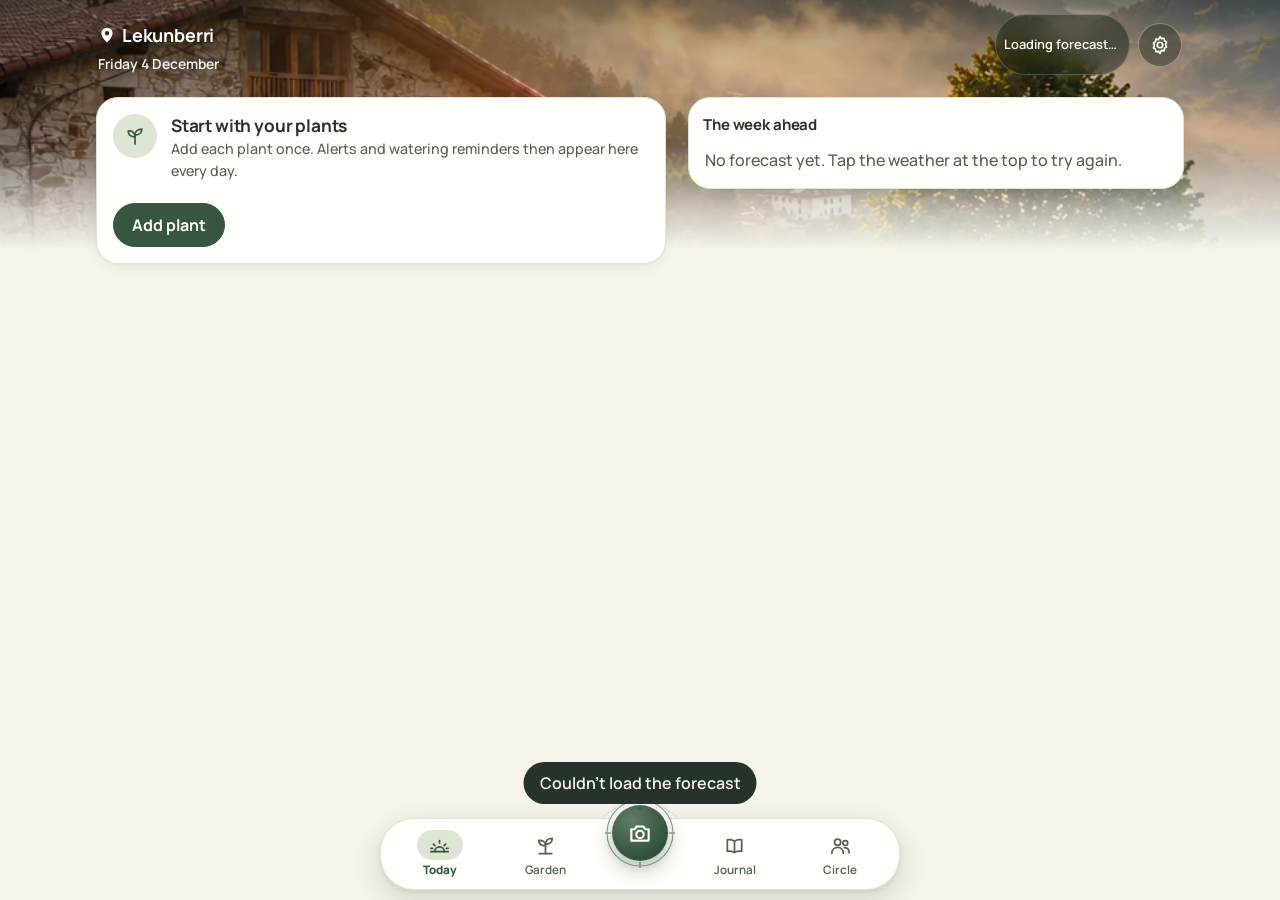
<file: index.html>
<!doctype html>
<html lang="en">
<head>
<meta charset="utf-8">
<meta name="viewport" content="width=device-width, initial-scale=1, viewport-fit=cover">
<meta name="apple-mobile-web-app-capable" content="yes">
<meta name="theme-color" content="#F6F4EC" media="(prefers-color-scheme: light)">
<meta name="theme-color" content="#121A15" media="(prefers-color-scheme: dark)">
<title>Alvor</title>
<link rel="icon" href="icon-192.png">
<link rel="manifest" href="manifest.webmanifest">
<link rel="apple-touch-icon" href="icon-192.png">
<link rel="preconnect" href="https://fonts.googleapis.com">
<link rel="preconnect" href="https://fonts.gstatic.com" crossorigin>
<link href="https://fonts.googleapis.com/css2?family=Manrope:wght@400;500;600;700&display=swap" rel="stylesheet">
<!-- Styles by area, in this order. ?v= goes up with every new version, so phones never mix old and new files. -->
<link rel="stylesheet" href="css/base.css?v=2026-10-23-placepics">
<link rel="stylesheet" href="css/botanical.css?v=2026-10-23-placepics">
<link rel="stylesheet" href="css/circle.css?v=2026-10-23-placepics">
<link rel="stylesheet" href="css/look.css?v=2026-10-23-placepics">
<link rel="stylesheet" href="css/journal.css?v=2026-10-23-placepics">
<link rel="stylesheet" href="css/archive.css?v=2026-10-23-placepics">
<link rel="stylesheet" href="css/tasks.css?v=2026-10-23-placepics">
<link rel="stylesheet" href="css/snapshots.css?v=2026-10-23-placepics">
<link rel="stylesheet" href="css/health.css?v=2026-10-23-placepics">
<link rel="stylesheet" href="css/discover.css?v=2026-10-23-placepics">
<link rel="stylesheet" href="css/themes.css?v=2026-10-23-placepics">
<link rel="stylesheet" href="css/compass.css?v=2026-10-23-placepics">
<link rel="stylesheet" href="css/today.css?v=2026-10-23-placepics">
</head>
<body data-page="today">
<div class="bg" aria-hidden="true"><div class="bg-photo"></div><div class="bg-sun"></div><div class="bg-tint"></div><canvas id="fx"></canvas><div class="fx-flash"></div></div>
<div class="wrap">
  <header class="top">
    <span class="brand" aria-hidden="true"><svg class="mark" xmlns="http://www.w3.org/2000/svg" viewBox="12 12 76 76"><circle cx="50" cy="50" r="36" fill="#E4EFDD"/><path d="M36 56a14 14 0 0 1 28 0z" fill="#F2B45A"/><path d="M14.5 56A36 36 0 0 0 85.5 56Z" fill="#8DBB78"/><path d="M50 79V60" stroke="#3F6E4C" stroke-width="3" stroke-linecap="round"/><path d="M50 64c-2-8-9-11-16-10 1 7 8 11 16 10z" fill="#3F6E4C"/><path d="M50 59c2-9 9-13 17-12-1 8-8 12-17 12z" fill="#4F8A5B"/><circle cx="50" cy="50" r="36" fill="none" stroke="#3F6E4C" stroke-width="2.5"/></svg></span>
    <div class="where-now">
      <div class="loc"><span class="pin"><svg viewBox="0 0 24 24" fill="currentColor"><path d="M12 22s-7.5-6.6-7.5-12.2a7.5 7.5 0 0 1 15 0C19.5 15.4 12 22 12 22zm0-9.3a3 3 0 1 0 0-6 3 3 0 0 0 0 6z"/></svg></span><h1 id="placeName">Garden</h1></div>
      <p id="nowLine">Loading forecast…</p>
    </div>
    <button class="now-wx" id="nowWx" aria-label="Current weather, tap to refresh"></button>
    <div class="top-btns">
    <button class="gear-btn" data-tab="settings" aria-label="Settings"><svg viewBox="0 0 24 24" fill="none" stroke="currentColor" stroke-width="1.8" stroke-linejoin="round" stroke-linecap="round"><circle cx="12" cy="12" r="3"/><path d="M12 2.8l1.6 2.3 2.8-.5.5 2.8 2.3 1.6-1.2 2.5 1.2 2.5-2.3 1.6-.5 2.8-2.8-.5L12 21.2l-1.6-2.3-2.8.5-.5-2.8-2.3-1.6L6 12.5 4.8 10l2.3-1.6.5-2.8 2.8.5z"/></svg></button>
    </div>
  </header>

  <main>
    <section id="view-today" aria-labelledby="todayTitle">
      <div class="hero" id="hero">
        <div class="hero-top"><div class="hero-loc"><svg class="pin" viewBox="0 0 24 24" fill="currentColor" aria-hidden="true"><path d="M12 22s-7.5-6.6-7.5-12.2a7.5 7.5 0 0 1 15 0C19.5 15.4 12 22 12 22zm0-9.3a3 3 0 1 0 0-6 3 3 0 0 0 0 6z"/></svg><h1 id="todayTitle"><span id="heroPlace"></span></h1><small id="heroDate"></small></div>
          <button class="hero-now" id="heroNow"></button>
          <div class="hero-btns"><button class="me-btn hb" data-tab="settings" aria-label="Settings and account"></button></div></div>
        <p class="hero-upd" id="heroUpd" role="status"></p>
      </div>
      <div class="alerts" id="alerts" aria-label="Today in your garden" role="region"></div>
      <div class="glass fc-card" role="region" aria-labelledby="fcTitle">
        <div class="sec-h"><h2 id="fcTitle">The week ahead</h2><span class="sec-sub" id="fcSrc"></span></div>
        <div class="fc" id="forecast"></div>
        <div class="fc-detail" id="fcDetail" hidden></div>
      </div>
    </section>

    <section id="view-locations" hidden aria-labelledby="gardenTitle">
      <header class="pg-head"><div class="pg-t"><h1 id="gardenTitle">Garden</h1><p id="locSub"></p></div><button class="me-btn" data-tab="settings" aria-label="Settings and account"></button></header>
      <button class="find-plant" data-act="allPlants" data-focus="search"><svg viewBox="0 0 24 24" fill="none" stroke="currentColor" stroke-width="1.8" stroke-linecap="round" aria-hidden="true"><circle cx="11" cy="11" r="6.5"/><path d="M16 16l4.5 4.5"/></svg><span>Find a plant</span><b id="allCount"></b></button>
      <div class="locs" id="locList"></div>
      <button class="all-plants" data-act="allPlants"><span class="ap-ic" aria-hidden="true"><svg viewBox="0 0 24 24" fill="none" stroke="currentColor" stroke-width="1.8" stroke-linejoin="round" stroke-linecap="round"><path d="M5 19c0-8 5-13 14-14-1 9-6 14-14 14z"/><path d="M5 19l7-7"/></svg></span><span class="ap-t"><b>All plants</b><small id="allSub"></small></span><span class="chev" aria-hidden="true">›</span></button>
    </section>

    <section id="view-plants" hidden aria-labelledby="plantsTitle">
      <div class="page-head"><button class="round-back" data-tab="locations" aria-label="Back"><svg viewBox="0 0 24 24" fill="none" stroke="currentColor" stroke-width="1.8" stroke-linejoin="round" stroke-linecap="round"><path d="M15 5l-7 7 7 7"/></svg></button><h1 id="plantsTitle">All plants</h1></div>
      <div id="plantsCtx"></div>
      <div class="toolbar">
        <input type="search" id="search" placeholder="Search plants" aria-label="Search plants">
        <div class="viewtog" role="group" aria-label="Show plants as">
          <button data-view="list" aria-label="List"><svg viewBox="0 0 24 24" fill="none" stroke="currentColor" stroke-width="1.8" stroke-linecap="round"><path d="M9 6h11M9 12h11M9 18h11"/><circle cx="4.5" cy="6" r="1" fill="currentColor"/><circle cx="4.5" cy="12" r="1" fill="currentColor"/><circle cx="4.5" cy="18" r="1" fill="currentColor"/></svg></button><button data-view="grid" aria-label="Photos"><svg viewBox="0 0 24 24" fill="none" stroke="currentColor" stroke-width="1.8" stroke-linejoin="round"><rect x="4" y="4" width="7" height="7" rx="1.5"/><rect x="13" y="4" width="7" height="7" rx="1.5"/><rect x="4" y="13" width="7" height="7" rx="1.5"/><rect x="13" y="13" width="7" height="7" rx="1.5"/></svg></button>
        </div>
      </div>
      <div class="chips" id="chips"></div>
      <div id="plantList"></div>
    </section>

    <section id="view-journal" hidden aria-labelledby="journalTitle">
      <header class="pg-head"><div class="pg-t"><h1 id="journalTitle">Journal</h1><p id="jpSum">Your garden's story</p></div><button class="me-btn" data-tab="settings" aria-label="Settings and account"></button></header>
      <div class="jp-add"><button class="btn primary" data-hub="moment"><svg viewBox="0 0 24 24" fill="none" stroke="currentColor" stroke-width="2" stroke-linecap="round" aria-hidden="true"><path d="M12 5v14M5 12h14"/></svg>Add a moment</button></div>
      <div class="jp-links" id="storyCard">
        <button class="story-link" data-snap="open"><span class="sl-ic k-photo" aria-hidden="true"><svg viewBox="0 0 24 24" fill="none" stroke="currentColor" stroke-width="1.8" stroke-linecap="round" stroke-linejoin="round"><rect x="3.5" y="5" width="17" height="14" rx="2.5"/><path d="M3.5 15.5l4.5-4.5 4 4 3-3 5 5"/><circle cx="15.5" cy="9" r="1.6"/></svg></span><span class="sl-t"><b>Snapshots</b><small>Month by month and season by season</small></span><span class="chev" aria-hidden="true">›</span></button>
        <button class="story-link" data-act="openArchiveList" id="arcEntry" hidden><span class="sl-ic k-gone" aria-hidden="true"><svg viewBox="0 0 24 24" fill="none" stroke="currentColor" stroke-width="1.8" stroke-linecap="round" stroke-linejoin="round"><rect x="3.5" y="4" width="17" height="5" rx="1.5"/><path d="M5 9v9.5A1.5 1.5 0 0 0 6.5 20h11a1.5 1.5 0 0 0 1.5-1.5V9"/><path d="M10 13h4"/></svg></span><span class="sl-t"><b>Archive</b><small id="arcCount"></small></span><span class="chev" aria-hidden="true">›</span></button>
        <button class="story-link" id="discEntry" data-disc="open" hidden><span class="sl-ic k-growth" aria-hidden="true"><svg viewBox="0 0 24 24" fill="none" stroke="currentColor" stroke-width="1.8" stroke-linecap="round" stroke-linejoin="round"><circle cx="12" cy="12" r="8.5"/><circle cx="12" cy="12" r="6" stroke-dasharray="1.6 2"/><path d="M12 15.5v-4"/><path d="M12 12.5c0-2 1.2-3.2 3-3.2 0 2-1.2 3.2-3 3.2z"/></svg></span><span class="sl-t"><b>Discoveries <i class="disc-dot" id="discDot" hidden><span class="vh">New</span></i></b><small id="discCount"></small></span><span class="chev" aria-hidden="true">›</span></button>
      </div>
      <div id="jpTop"></div>
      <div class="jp-find">
        <input type="search" id="jpSearch" placeholder="Search by plant or note" aria-label="Search the journal by plant or note">
        <div class="chips" id="jpPlaces" role="group" aria-label="Where"></div>
      </div>
      <div id="journalBody"></div>
    </section>

    <section id="view-profile" hidden>
      <div class="page-head"><button class="round-back" data-tab="settings" aria-label="Back to settings"><svg viewBox="0 0 24 24" fill="none" stroke="currentColor" stroke-width="1.8" stroke-linejoin="round" stroke-linecap="round"><path d="M15 5l-7 7 7 7"/></svg></button><h1>Your profile</h1></div>
      <div class="card">
        <div class="prof-av">
          <div class="av big" id="pAv"></div>
          <div class="btns"><button class="btn small" id="pAvBtn">Change photo</button><button class="linkish quiet-del" id="pAvDel">Remove</button></div>
          <input type="file" id="pAvFile" accept="image/*" hidden>
        </div>
        <div class="field"><label for="pName">Your name</label><input id="pName" maxlength="40" autocomplete="name"><span class="hint">How friends see you, e.g. Diogo or Ana G.</span></div>
        <div class="field"><label for="pUser">@username</label><input id="pUser" maxlength="24" autocapitalize="none" autocomplete="username" spellcheck="false"><span class="hint">3 to 24 letters, numbers, dots or dashes, with no spaces.</span></div>
        <p class="status prof-note">Friends see your name, @username and photo. Never your email.</p>
        <button class="btn primary" id="pSave">Save profile</button>
      </div>
    </section>

    <section id="view-friends" hidden>
      <header class="pg-head"><div class="pg-t"><h1>Circle</h1><p>The people who know your garden</p></div><button class="me-btn" data-tab="settings" aria-label="Settings and account"></button></header>
      <div id="friendsBody"></div>
    </section>

    <section id="view-friend" hidden>
      <div id="friendBody"></div>
    </section>

    <section id="view-settings" hidden>
      <div class="page-head"><button class="round-back" data-tab="today" aria-label="Back"><svg viewBox="0 0 24 24" fill="none" stroke="currentColor" stroke-width="1.8" stroke-linejoin="round" stroke-linecap="round"><path d="M15 5l-7 7 7 7"/></svg></button><h1>Settings</h1></div>
      <div class="card prof-card" id="profCard" hidden>
        <div class="av" id="profAv"></div>
        <div class="prof-txt"><b id="profName"></b><span id="profUser"></span></div>
        <button class="btn small" data-tab="profile">Edit profile</button>
      </div>
      <details class="set-sec" id="secLook"><summary><span>Appearance and language<small>Style, backdrop, colours, light or dark, language</small></span></summary>
      <div class="card" id="lookCard">
        <h2>Appearance</h2>
        <h3 class="look-h">Style</h3>
        <div class="look-row" id="styleRow" role="group" aria-label="Style"></div>
        <p class="status" style="margin-top:2px">Changes the backdrop and the pictures of your places.</p>
        <h3 class="look-h">Backdrop</h3>
        <div class="look-row" id="bgRow" role="group" aria-label="Backdrop"></div>
        <p class="status" id="bgHint" style="margin-top:2px"></p>
        <div class="look-own" id="ownBtns" hidden>
          <button class="btn small" id="ownFromPlants">From my plant photos</button>
          <button class="btn small" id="ownFromPhone">From the phone</button>
          <button class="btn small" id="ownLight" hidden>Move the light</button>
          <button class="btn small danger" id="ownRemove" hidden>Remove my photo</button>
          <input type="file" id="ownFile" accept="image/*" hidden>
        </div>
        <h3 class="look-h">Accent colour</h3>
        <div class="acc-row" id="accRow" role="group" aria-label="Accent colour"></div>
        <h3 class="look-h">Light or dark</h3>
        <div class="seg small" role="group" aria-label="Light or dark" id="modeSeg"></div>
      </div>      <div class="card" id="langCard">
        <h2>Language</h2>
        <div class="seg small" role="group" aria-label="Language" id="langSeg"></div>
        <p class="status" id="langHint"></p>
      </div>      </details>
      <details class="set-sec" id="secPlaces"><summary><span>Your garden and its alerts<small>Home, location, alert rules, what Alvor has learned</small></span></summary>
      <div class="card" id="homeCard">
        <h2>Your home</h2>
        <div class="seg" role="group" aria-label="Home type">
          <button data-home="house" aria-pressed="true">House with garden</button>
          <button data-home="apartment" aria-pressed="false">Apartment</button>
        </div>
        <p class="status" id="homeLine" style="margin-top:0"></p>
        <label class="check" id="balcRainRow" hidden><input type="checkbox" id="balcRain"><span>Rain reaches my balcony<br><span class="status">Tick it if the balcony is open to the sky. Then rain counts as watering for balcony plants.</span></span></label>
      </div>      <div class="card" id="locCard">
        <h2>Location</h2>
        <p class="status" style="margin-top:0">The forecast and all the alerts use this location.</p>
        <div class="seg" role="group" aria-label="Which location to use">
          <button data-loc="current" aria-pressed="false">My current location</button>
          <button data-loc="saved" aria-pressed="true">Saved place</button>
        </div>
        <div id="locCurrent" hidden>
          <div class="loc-now" id="locNowLine"></div>
          <button class="btn small" id="locRefresh">Update now</button>
          <p class="status">Updates by itself whenever you open the app. Notifications use the last place the app saw you.</p>
        </div>
        <div id="locSaved">
          <div class="loc-now" id="locSavedLine"></div>
          <div class="field" style="margin-top:12px"><label for="locSearch">Change the saved place</label>
            <input id="locSearch" type="search" placeholder="Search a town, e.g. Lekunberri" autocomplete="off"></div>
          <div id="locResults" class="loc-results"></div>
          <div style="display:flex;gap:8px;flex-wrap:wrap">
            <button class="btn small" id="locHere">Save where I am now</button>
          </div>
          <details class="loc-manual"><summary>Enter coordinates</summary>
            <div class="field" style="margin-top:8px"><label for="sPlace">Name</label><input id="sPlace"></div>
            <div class="row2">
              <div class="field"><label for="sLat">Latitude</label><input id="sLat" inputmode="decimal"></div>
              <div class="field"><label for="sLon">Longitude</label><input id="sLon" inputmode="decimal"></div>
            </div>
            <button class="btn small" id="locManualSave">Save this place</button>
          </details>
        </div>
      </div>      <div class="card" id="rulesCard">
        <h2>Alert rules</h2>
        <div class="calib-box" id="calibBox"></div>
        <div class="row2">
          <div class="field"><label for="sMargin">Low temperature margin °C</label><input id="sMargin" type="number" step="0.5"><span class="hint">Warn when the forecast gets this close to a plant's limit.</span></div>
          <div class="field"><label>Greenhouse and rooms</label><span class="hint">How warm your greenhouse and the spots in the house stay is set in Garden: tap the thermometer on their cards.</span></div>
        </div>
        <div class="row3">
          <div class="field"><label for="sHeat">Heat °C</label><input id="sHeat" type="number"></div>
          <div class="field"><label for="sWind">Gusts km/h</label><input id="sWind" type="number"></div>
          <div class="field"><label for="sRain">Rain counts as watering, mm</label><input id="sRain" type="number" step="0.5"></div>
        </div>
        <p class="status">Changes are saved as you type.</p>
        <div id="coldPick"></div>
      </div>      </details>
      <details class="set-sec" id="secNotif"><summary><span>Notifications<small>Morning summary, evening cold check, friends</small></span></summary>
      <div class="card" id="notifCard">
        <h2 class="vh">Notifications</h2>
        <div class="row2">
          <div class="field"><label for="sMorning">Morning summary at</label><select id="sMorning"></select></div>
          <div class="field"><label for="sEvening">Evening cold check at</label><select id="sEvening"></select></div>
        </div>
        <label class="check"><input type="checkbox" id="sEveningOn"><span>Send the evening cold check<br><span class="status">Only arrives when a plant is at risk that night.</span></span></label>
        <label class="check" id="sSocialRow"><input type="checkbox" id="sSocialOn"><span>Reactions and comments from friends<br><span class="status">When someone reacts to or comments on your plants, or replies where you commented.</span></span></label>
        <div style="display:flex;gap:8px;flex-wrap:wrap">
          <button class="btn primary" id="notifyBtn">Turn on notifications</button>
          <button class="btn" id="testBtn">Send a test</button>
        </div>
        <p class="status" id="notifyStatus"></p>
        <p class="status warn-line" id="engineWarn" hidden>The notify function on Supabase runs older care rules than this app. Deploy notify again so notifications and the app agree.</p>
      </div>      </details>
      <details class="set-sec" id="secShare" data-need="privCard"><summary><span>Sharing and privacy<small>Who sees your plants, being found, discoveries</small></span></summary>
      <div class="card" id="privCard" hidden>
        <h2 class="vh">Sharing and privacy</h2>
        <p class="status" style="margin-top:0">New plants you add are visible to</p>
        <div class="seg small priv-seg" role="group" aria-label="New plants are visible to" id="defVisSeg"></div>
        <p class="status" id="defVisHint"></p>
        <button class="btn small" id="chooseShareBtn" style="margin-top:12px">Choose which plants friends see</button>
        <label class="check" style="margin:16px 0 0"><input type="checkbox" id="shareMoments"><span>Show friends my plants' happy moments<br><span class="status">Got it, new growth, flowering and fruiting, with their day and photo, on plants friends can see. Never the notes, the rest of the journal or watering.</span></span></label>
        <label class="check" style="margin:16px 0 0"><input type="checkbox" id="findable"><span>Let people find me<br><span class="status">When it's on, people can find you by your name or @username and send you a friend request. When it's off, only people you give your friend link to can add you.</span></span></label>
      </div>      <div class="card" id="discCard" hidden>
        <h2>Discoveries</h2>
        <label class="check" id="discMomentsRow" hidden><input type="checkbox" id="discMomentsOn"><span>Show a small moment when you find a discovery<br><span class="status">At the bottom of the screen, never over a warning. Off: they still collect in Journal, quietly.</span></span></label>
      </div>      </details>
      <details class="set-sec" id="secAcct"><summary><span>Account<small>Sign in, password, invite</small></span></summary>
      <div class="card" id="accountCard">
        <h2 class="vh">Account</h2>
        <p class="status" style="margin-top:0" id="acctLine"></p>
        <p class="status" id="syncStatus"></p>
        <div style="display:flex;gap:8px;flex-wrap:wrap;margin-top:12px">
          <button class="btn" id="inviteBtn" hidden>Invite a friend</button>
          <button class="btn" id="pwBtn">Change password</button>
          <button class="btn" id="signOutBtn">Sign out</button>
        </div>
        <div class="invite-out" id="inviteOut" hidden></div>
        <div id="pwBox" hidden style="margin-top:12px">
          <div class="field"><label for="pwCur">Current password</label><input id="pwCur" type="password" autocomplete="current-password"></div>
          <div class="field"><label for="pwNew">New password</label><input id="pwNew" type="password" autocomplete="new-password"><span class="hint">At least 8 characters.</span></div>
          <button class="btn primary" id="pwSave">Save new password</button>
        </div>
      </div>      </details>
      <details class="set-sec" id="secData"><summary><span>Your data<small>Download, restore, delete</small></span></summary>
      <div class="card" id="dataCard" hidden>
        <h2>Your data and privacy</h2>
        <p class="status" style="margin-top:0">Get everything Alvor keeps about you in one file: your plants, notes, history, photos, friends and settings. Keep it somewhere safe: it's also your garden's backup.</p>
        <div class="btn-row"><button class="btn" id="dataBtn">Download my data</button><a class="btn" href="privacy.html" target="_blank" rel="noopener">Privacy policy</a></div>
        <p class="status" id="dataStatus" role="status"></p>
      </div>      <div class="card" id="restoreCard">
        <h2>Restore from a file</h2>
        <p class="status" style="margin-top:0">Brings back a garden from a Download my data file (.zip), or from a backup made in the old Alvor (.json). It replaces the garden on this phone and in your account.</p>
        <button class="btn" id="importBtn">Restore from a file</button>
        <input type="file" id="importFile" accept=".zip,.json,application/zip,application/json" hidden>
        <p class="status" id="restoreStatus" role="status"></p>
      </div>      <div class="card danger-zone" id="resetCard">
        <h2>Reset</h2>
        <button class="btn danger" id="resetBtn">Delete all plants and history</button>
      </div>      <div class="card danger-zone" id="delAcctCard" hidden>
        <h2>Delete my account</h2>
        <p class="status" style="margin-top:0">Deletes your account and everything in it, from every phone and for good. Download your data first if you'd like a copy.</p>
        <button class="btn danger" id="delAcctBtn" style="margin-top:10px">Delete my account</button>
      </div>      </details>
      <details class="set-sec owner-sec" id="secOwner" hidden><summary><span>Owner<small>Only you see this: reports and how Alvor is used</small></span></summary>
      <div class="card" id="adminCard" hidden>
        <h2>Reports <small id="adminCount" class="status"></small></h2>
        <p class="status" style="margin-top:0">Only you see this, as the owner of Alvor. People's reports land here; the person reported isn't told who sent them.</p>
        <div id="adminList"></div>
      </div>      <div class="card" id="usageCard" hidden>
        <h2>How Alvor is used</h2>
        <p class="status" style="margin-top:0">Only you see this, as the owner of Alvor: totals for everyone, never one person's days.</p>
        <div id="usageBody"></div>
      </div>      </details>
    </section>
  </main>
</div>

<div class="auth onb" id="onb" hidden>
  <div class="auth-card onb-card">
    <div class="onb-top"><button class="round-back" id="onbBack" aria-label="Back"><svg viewBox="0 0 24 24" fill="none" stroke="currentColor" stroke-width="1.8" stroke-linejoin="round" stroke-linecap="round"><path d="M15 5l-7 7 7 7"/></svg></button><div class="steps" id="onbSteps"></div></div>
    <div id="onbBody"></div>
  </div>
</div>

<div class="auth" id="auth" hidden>
  <div class="auth-brand"><h1 class="auth-logo" aria-label="Alvor"><svg aria-hidden="true" xmlns="http://www.w3.org/2000/svg" viewBox="0 0 230.8 76"><g transform="translate(-12 -12)"><circle cx="50" cy="50" r="36" fill="#E4EFDD"/><path d="M36 56a14 14 0 0 1 28 0z" fill="#F2B45A"/><path d="M14.5 56A36 36 0 0 0 85.5 56Z" fill="#8DBB78"/><path d="M50 79V60" stroke="#3F6E4C" stroke-width="3" stroke-linecap="round"/><path d="M50 64c-2-8-9-11-16-10 1 7 8 11 16 10z" fill="#3F6E4C"/><path d="M50 59c2-9 9-13 17-12-1 8-8 12-17 12z" fill="#4F8A5B"/><circle cx="50" cy="50" r="36" fill="none" stroke="#3F6E4C" stroke-width="2.5"/></g><path transform="translate(91.96 60.32) scale(0.03050)" d="M633.333504229784 -121.79209147393703V-144.55200927704573L614.3009806275368 -149.3589412420988V-719.1297281831503Q614.3009806275368 -786.7316202744842 580.6067753061652 -823.4525240026414Q546.9125699847937 -860.1734277307987 486.34420654177666 -860.1734277307987Q429.3223445639014 -860.1734277307987 398.48828287795186 -834.9293892383575Q367.6542211920023 -809.6853507459164 367.6542211920023 -773.5045922845602V-703.1387068703771Q367.6542211920023 -645.3667317703366 330.10194132477045 -612.5742171220481Q292.5496614575386 -579.7817024737597 225.7783292606473 -579.7817024737597Q168.87993651628494 -579.7817024737597 139.16402668505907 -608.0711865238845Q109.4481168538332 -636.3606705740094 109.4481168538332 -686.3596289083362Q109.4481168538332 -747.492779135704 158.34089395403862 -804.9624357111752Q207.23367105424404 -862.4320922866464 303.0224145464599 -899.5751460790634Q398.8111580386758 -936.7181998714805 538.9690494835377 -936.7181998714805Q709.4806225597858 -936.7181998714805 793.4432454444468 -864.6051049828529Q877.4058683291078 -792.4920100942254 877.4058683291078 -666.8924902379513V-171.58988607674837Q877.4058683291078 -146.07604248821735 888.2193233259022 -131.99258098006248Q899.0327783226967 -117.90911947190762 919.559554040432 -117.90911947190762Q936.11972412467 -117.90911947190762 946.4397835321724 -125.41917969286442Q956.7598429396749 -132.92923991382122 962.8931437209249 -144.82932943105698Q967.3064379915595 -149.8826814815402 972.1930562369525 -153.37603231146932Q977.0796744823456 -156.86938314139843 983.8129508495331 -156.86938314139843Q996.6059619188309 -156.86938314139843 1003.4624788463116 -147.38296020776033Q1010.3189957737923 -137.89653727412224 1010.3189957737923 -122.67017252743244Q1010.3189957737923 -90.99083414673805 988.2561531625688 -57.41828328371048Q966.1933105513453 -23.845732420682907 923.3342858925462 -0.7696179188787937Q880.475261233747 22.30649658292532 817.623386234045 22.30649658292532Q733.3248348012567 22.30649658292532 683.3291695155203 -16.97633422911167Q633.333504229784 -56.25916504114866 633.333504229784 -121.79209147393703ZM66.96791584789753 -204.84628173708916Q66.96791584789753 -326.8054671213031 172.83377074822783 -400.6618802882731Q278.69962564855814 -474.5182934552431 470.971356600523 -474.5182934552431Q529.5650512650609 -474.5182934552431 577.7289029918611 -464.808145750314Q625.8927547186613 -455.0979980453849 661.3733382150531 -439.01119872927666L641.127414546907 -374.8859244734049Q608.1933284476399 -389.57276041060686 573.9057071916759 -397.8463020771742Q539.6180859357119 -406.1198437437415 498.7503450512886 -406.1198437437415Q422.14835123717785 -406.1198437437415 378.33061238750815 -364.9759741164744Q334.51287353783846 -323.83210448920727 334.51287353783846 -250.8446215838194Q334.51287353783846 -179.11060059070587 372.8969352245331 -141.50354858860373Q411.2809969112277 -103.8964965865016 471.90202881395817 -103.8964965865016Q523.2234228551388 -103.8964965865016 569.6180900074542 -127.62047160044312Q616.0127571597695 -151.34444661438465 647.2738956660032 -192.49922688305378L667.4204052686691 -133.40743244439363Q616.7867626920342 -58.96715494245291 529.5801440402865 -18.28365885093808Q442.37352538853884 22.399837240576744 342.87355794012547 22.399837240576744Q218.78738117963076 22.399837240576744 142.87764851376414 -40.25322591140866Q66.96791584789753 -102.90628906339407 66.96791584789753 -204.84628173708916Z M1449.6198014318943 -1431.9397688731551V-161.79662273079157Q1449.6198014318943 -130.45719971507788 1457.9465751126409 -116.39067139476538Q1466.2733487933874 -102.32414307445288 1483.3669051080942 -96.15091472119093L1519.9946044906974 -86.61758952587843Q1536.7277262359858 -79.11117025464773 1545.0109598785639 -68.54478434845805Q1553.294193521142 -57.97839844226837 1553.294193521142 -42.1387597694993Q1553.294193521142 -22.419339194893837 1540.514525551349 -11.209669597446918Q1527.7348575815558 0.0 1503.3954711854458 0.0H1130.2192537412047Q1106.579879552126 0.0 1093.6502176858485 -11.209669597446918Q1080.720555819571 -22.419339194893837 1080.720555819571 -42.1387597694993Q1080.720555819571 -57.77838623523712 1089.137135002762 -68.43811279907823Q1097.5537141859531 -79.09783936291933 1114.3668456971645 -86.69759929180145L1151.4478930607438 -96.15091472119093Q1168.8414371684194 -102.4308146238327 1177.0182169526815 -116.39067139476538Q1185.1949967369437 -130.35052816569805 1185.1949967369437 -161.5032698661089V-1257.5303727090359Q1185.1949967369437 -1283.2299210503697 1177.6650500409305 -1294.0831062719226Q1170.1351033449173 -1304.9362914934754 1154.3084537684917 -1308.8761214092374L1103.706610508263 -1312.1159676015377Q1087.7001586854458 -1317.5557364821434 1079.8969470150769 -1326.8455094322562Q1072.093735344708 -1336.135282382369 1072.093735344708 -1350.4215690046549Q1072.093735344708 -1366.7344523072243 1082.2068404071033 -1377.7541699185967Q1092.3199454694986 -1388.7738875299692 1116.246041662991 -1397.5536328107119L1311.656605616212 -1463.5657470673323Q1343.329150378704 -1475.405414223671 1362.5720373429358 -1480.5419551581144Q1381.8149243071675 -1485.678496092558 1398.4610880464315 -1485.678496092558Q1423.3671248331666 -1485.678496092558 1436.4934631325305 -1470.8588720671833Q1449.6198014318943 -1456.0392480418086 1449.6198014318943 -1431.9397688731551Z M2146.8890681937337 10.013542480766773H2052.859197586775Q2024.106606438756 10.013542480766773 2004.1271602287889 -6.166072592139244Q1984.1477140188217 -22.34568766504526 1970.2814176306129 -55.68482992053032L1692.9075097590685 -753.2140958532691Q1680.8341634050012 -783.3875398635864 1670.2907515391707 -799.0942114144564Q1659.7473396733403 -814.8008829653263 1644.253758944571 -820.3674723207951L1612.4930802360177 -829.8007608950138Q1595.3198518827558 -838.5405175685883 1587.649926751852 -848.1069339923561Q1579.9800016209483 -857.6733504161239 1579.9800016209483 -873.2329630479217Q1579.9800016209483 -893.5457242801785 1593.3496622666717 -904.5587296523154Q1606.719322912395 -915.5717350244522 1629.1053979471326 -915.5717350244522H2052.566612139344Q2099.3388232439756 -915.5717350244522 2099.3388232439756 -873.3396345973015Q2099.3388232439756 -857.1733788996935 2089.722339682281 -847.4136299565434Q2080.1058561205864 -837.6538810133934 2060.7927571609616 -829.8874340727925L2025.4388598650694 -820.7274430245161Q1985.2116935253143 -809.7541658431292 1977.7250284850597 -786.3443619683385Q1970.2383634448051 -762.9345580935478 1987.8115511089563 -716.1416161954403L2211.3001611307263 -126.74988524615765L2151.5822949185967 -93.50429932028055L2382.151077464223 -710.6887564957142Q2399.9775683507323 -758.4749129116535 2390.357549633831 -784.331244699657Q2380.7375309169292 -810.1875764876604 2342.5238541588187 -820.8674397692084L2304.5297810807824 -829.8874340727925Q2285.516698397696 -837.4538688063622 2276.560177400708 -847.1669474206865Q2267.6036564037204 -856.8800260350108 2267.6036564037204 -873.3396345973015Q2267.6036564037204 -893.559055171907 2280.8966532312334 -904.5653950981796Q2294.1896500587463 -915.5717350244522 2317.0957804322243 -915.5717350244522H2575.636440426111Q2598.72252766788 -915.5717350244522 2611.812180582434 -904.5587296523154Q2624.901833496988 -893.5457242801785 2624.901833496988 -873.2329630479217Q2624.901833496988 -858.7932877540588 2617.6185550950468 -848.8568851649761Q2610.3352766931057 -838.9204825758934 2591.2888118475676 -830.260739736259L2561.8214290365577 -821.7274145409465Q2542.4080655947328 -814.7008748278022 2526.84811116755 -792.5511474497616Q2511.2881567403674 -770.4014200717211 2489.981839194894 -715.6622981652617L2229.553460292518 -49.49166829884052Q2215.7071582078934 -15.345874838531017 2194.541138511151 -2.666166178882122Q2173.375118814409 10.013542480766773 2146.8890681937337 10.013542480766773Z M3159.5840852856636 -937.0781420916319Q3304.709737956524 -937.0781420916319 3414.752415366471 -875.7182609066367Q3524.7950927764177 -814.3583797216415 3586.6347782425582 -705.7886275239289Q3648.4744637086987 -597.2188753262162 3648.4744637086987 -454.9659138992429Q3648.4744637086987 -318.22603515535593 3584.9481884799898 -210.26290771365166Q3521.421913251281 -102.29978027194738 3409.0593147799373 -40.02662109211087Q3296.6967163085938 22.24653808772564 3149.291070148349 22.24653808772564Q3004.4654052704573 22.24653808772564 2894.4994059205055 -38.9666666649282Q2784.533406570554 -100.17987141758204 2722.800406895578 -208.7496236152947Q2661.067407220602 -317.31937581300735 2661.067407220602 -459.35899414122105Q2661.067407220602 -596.2655598968267 2724.4069868922234 -704.1120186373591Q2787.7465665638447 -811.9584773778915 2899.959156896919 -874.5183097347617Q3012.1717472299933 -937.0781420916319 3159.5840852856636 -937.0781420916319ZM3227.117263995111 -82.2439502030611Q3288.8656168580055 -92.6574275791645 3327.390226639807 -144.19796753674746Q3365.914836421609 -195.7385074943304 3376.9622981734574 -283.9990295469761Q3388.009759925306 -372.2595515996218 3366.1566927060485 -492.3796598315239Q3344.110248208046 -615.9599584937096 3302.349608153105 -695.3836690224707Q3260.5889680981636 -774.8073795512319 3204.6276607252657 -809.5109248794615Q3148.666353352368 -844.2144702076912 3084.097900390625 -833.0343302339315Q3021.942798666656 -822.7341878190637 2983.091525066644 -771.280278313905Q2944.240251466632 -719.8263688087463 2933.6294710300863 -631.8258296661079Q2923.0186905935407 -543.8252905234694 2944.4850927740335 -422.90528808534145Q2966.778205566108 -300.1583593785763 3008.8455436192453 -220.61798014864326Q3050.9128816723824 -141.07760091871023 3107.1342024728656 -106.40070109814405Q3163.355523273349 -71.72380127757788 3227.117263995111 -82.2439502030611Z M4089.1802115887403 -512.4922298118472Q4089.1802115887403 -653.7850740551949 4128.373562417924 -748.2882633469999Q4167.5669132471085 -842.7914526388049 4231.8068265765905 -890.1414750181139Q4296.046739906073 -937.4914973974228 4371.073092445731 -937.4914973974228Q4457.145795896649 -937.4914973974228 4504.848789874464 -885.2554223649204Q4552.551783852279 -833.019347332418 4552.551783852279 -735.274302572012Q4552.551783852279 -650.6300634741783 4517.309395343065 -609.4211242645979Q4482.067006833851 -568.2121850550175 4426.0485384091735 -568.2121850550175Q4369.803432613611 -568.2121850550175 4340.924138993025 -597.4415336064994Q4312.044845372438 -626.6708821579814 4311.484858393669 -679.5764713510871L4311.2048649042845 -714.3027180954814Q4310.904877111316 -745.1230338513851 4297.177991531789 -759.91980997473Q4283.451105952263 -774.7165860980749 4255.337282709777 -774.7165860980749Q4221.156377762556 -774.7165860980749 4190.582111813128 -746.3926293924451Q4160.0078458637 -718.0686726868153 4140.93053914234 -661.1008687317371Q4121.853232420981 -604.133064776659 4121.853232420981 -518.0115079730749ZM4109.9937906861305 -874.0059757456183 4121.853232420981 -633.5177888944745V-163.19659017771482Q4121.853232420981 -134.41706055402756 4132.599902749062 -118.77723063901067Q4143.346573077142 -103.13740072399378 4168.639734700322 -99.09747315198183L4250.193518064916 -87.1175569742918Q4272.10640950501 -83.87098226696253 4282.139565836638 -72.1746272854507Q4292.172722168267 -60.478272303938866 4292.172722168267 -42.298750817775726Q4292.172722168267 -22.699332684278488 4279.153067626059 -11.349666342139244Q4266.133413083851 0.0 4241.4140250608325 0.0H3804.6126106753945Q3780.5999023392797 0.0 3767.5768998153508 -11.326338298618793Q3754.553897291422 -22.652676597237587 3754.553897291422 -42.232100427150726Q3754.553897291422 -57.871726892888546 3763.087130934 -68.42811564728618Q3771.620364576578 -78.98450440168381 3788.200158685446 -86.74425537884235L3825.2812345325947 -96.15091472119093Q3842.6747786402702 -102.30414877086878 3850.8515584245324 -116.18734172359109Q3859.0283382087946 -130.0705346763134 3859.0283382087946 -160.66328939795494V-705.0764103084803Q3859.0283382087946 -730.9159553945065 3851.5683898851275 -741.9791357330978Q3844.1084415614605 -753.0423160716891 3828.281791985035 -756.9821459874511L3776.9799650013447 -760.2219921797514Q3761.3935034126043 -765.6617610603571 3753.5202933698893 -774.9515340104699Q3745.647083327174 -784.2413069605827 3745.647083327174 -798.3875968381763Q3745.647083327174 -814.5604833960533 3755.910182286054 -825.8701916486025Q3766.1732812449336 -837.1798999011517 3790.079383134842 -845.6596573889256L3985.769977197051 -909.2518383786082Q4017.2224747613072 -921.031486004591 4035.9220556542277 -926.3280179873109Q4054.6216365471482 -931.6245499700308 4067.034682609141 -931.6245499700308Q4085.9210058525205 -931.6245499700308 4096.347472324967 -918.5848400890827Q4106.773938797414 -905.5451302081347 4109.9937906861305 -874.0059757456183Z" fill="#2F5A3C"/></svg></h1><p class="auth-tag">Your plants. Your spaces. Together.</p></div>
  <div class="auth-card">
    <p class="status" id="authLead">Sign in to see your garden.</p>
    <div class="seg" role="group" aria-label="Sign in or create an account" id="authSeg">
      <button data-auth="login" aria-pressed="true">Sign in</button>
      <button data-auth="signup" aria-pressed="false">Create account</button>
    </div>
    <div class="field" id="inviteField" hidden>
      <label for="aInvite">Invite code or link</label>
      <input id="aInvite" autocapitalize="characters" autocomplete="off" spellcheck="false">
      <span class="hint">An invite code, or the link a friend sent you. Setting Alvor up for the first time? Use your APP_KEY.</span>
    </div>
    <div class="field"><label for="aEmail">Email</label><input id="aEmail" type="email" autocapitalize="none" autocomplete="email" spellcheck="false"></div>
    <div class="field" id="userField" hidden><label for="aUser">@username</label><input id="aUser" autocapitalize="none" autocomplete="username" spellcheck="false"><span class="hint">What friends will find you by: 3 to 24 letters, numbers, dots or dashes.</span></div>
    <div class="field" id="codeField" hidden><label for="aCode">Code from the email</label><input id="aCode" inputmode="numeric" autocomplete="one-time-code" maxlength="10" spellcheck="false"></div>
    <div class="field" id="passField"><label for="aPass" id="passLabel">Password</label><input id="aPass" type="password" autocomplete="current-password"><span class="hint" id="passHint" hidden>At least 8 characters.</span></div>
    <button class="btn primary" id="authGo" style="width:100%">Sign in</button>
    <p class="status" id="authMsg" role="alert"></p>
    <p class="auth-legal" id="authLegal"></p>
    <div class="auth-links">
      <button class="linkbtn" id="forgotBtn">Forgot your password?</button>
      <button class="linkbtn" id="resendBtn" hidden>Send a new code</button>
      <button class="linkbtn" id="backBtn" hidden>Back to sign in</button>
    </div>
  </div>
</div>

<nav class="compass" id="dial" aria-label="Main">
  <div class="compass-dock">
    <button class="tb" data-tab="today" aria-current="page"><span class="tb-ic"><svg viewBox="0 0 24 24" fill="none" stroke="currentColor" stroke-width="1.8" stroke-linejoin="round" stroke-linecap="round" aria-hidden="true"><path d="M3 18.5h18"/><path d="M7 18.5a5 5 0 0 1 10 0"/><path d="M12 7v2.4M5.6 10.6l1.6 1.6M18.4 10.6l-1.6 1.6M3.2 15h1.6M19.2 15h1.6"/></svg></span><span class="tb-l">Today</span></button>
    <button class="tb" data-tab="locations"><span class="tb-ic"><svg viewBox="0 0 24 24" fill="none" stroke="currentColor" stroke-width="1.8" stroke-linejoin="round" stroke-linecap="round" aria-hidden="true"><path d="M12 20.5v-8"/><path d="M12 12.5C12 8 8.8 6.2 5 6.6c0 3.8 2.8 5.9 7 5.9zM12 10.6c0-3.7 2.8-6 7-6 0 3.7-2.8 6-7 6z"/><path d="M5.5 20.5h13"/></svg></span><span class="tb-l">Garden</span></button>
    <button class="tb-add" id="addBtn" aria-haspopup="dialog" aria-controls="hubDlg" aria-expanded="false" aria-label="Camera and more: a photo, a new plant, care, a task"><svg class="tb-ring" viewBox="0 0 72 72" aria-hidden="true"><circle cx="36" cy="36" r="33" fill="none" stroke="currentColor" stroke-width="1.2"/><path d="M36 1.5v5M36 65.5v5M1.5 36h5M65.5 36h5" stroke="currentColor" stroke-width="1.6" stroke-linecap="round"/><path d="M36 8.5l2.2 4.2h-4.4z" fill="currentColor" stroke="none"/></svg><span class="tb-core"><svg class="tb-plus tb-cam" viewBox="0 0 24 24" fill="none" stroke="currentColor" stroke-width="2" stroke-linejoin="round" stroke-linecap="round" aria-hidden="true"><path d="M4 8.5h3.2L9 6h6l1.8 2.5H20V19H4z"/><circle cx="12" cy="13.3" r="3.4"/></svg></span></button>
    <button class="tb" data-tab="journal"><span class="tb-ic"><svg viewBox="0 0 24 24" fill="none" stroke="currentColor" stroke-width="1.8" stroke-linejoin="round" stroke-linecap="round" aria-hidden="true"><path d="M12 7.5c-2-1.6-4.8-2-7.5-1.5v12c2.7-.5 5.5-.1 7.5 1.5 2-1.6 4.8-2 7.5-1.5V6c-2.7-.5-5.5-.1-7.5 1.5z"/><path d="M12 7.5v11.5"/></svg></span><span class="tb-l">Journal</span></button>
    <button class="tb" data-tab="friends" id="friendsBtn"><span class="tb-ic"><svg viewBox="0 0 24 24" fill="none" stroke="currentColor" stroke-width="1.8" stroke-linejoin="round" stroke-linecap="round" aria-hidden="true"><circle cx="9" cy="8.5" r="3.2"/><path d="M3 20c0-3.6 2.7-6 6-6s6 2.4 6 6"/><circle cx="17" cy="9.5" r="2.5"/><path d="M16 14.2c2.9.2 5 2.3 5 5.3"/></svg></span><span class="tb-l">Circle</span><i class="req-badge" id="reqBadge" aria-hidden="true" hidden></i><span class="vh" id="reqSay"></span></button>
  </div>
</nav>

<dialog id="hubDlg" class="hub-dlg" aria-labelledby="hubTitle">
  <div class="dlg-h"><button class="round-back hub-back" id="hubBack" aria-label="Back to all actions" hidden><svg viewBox="0 0 24 24" fill="none" stroke="currentColor" stroke-width="1.8" stroke-linejoin="round" stroke-linecap="round"><path d="M15 5l-7 7 7 7"/></svg></button><h2 id="hubTitle">What would you like to do?</h2><button class="btn small" id="hubClose">Close</button></div>
  <div class="dlg-b" id="hubBody"></div>
</dialog>

<dialog id="dlg" class="plant-dlg" aria-labelledby="dlgTitle">
  <div class="dlg-h"><button class="round-back ps-back" id="psBack" aria-label="Back to the plant" hidden><svg viewBox="0 0 24 24" fill="none" stroke="currentColor" stroke-width="1.8" stroke-linejoin="round" stroke-linecap="round"><path d="M15 5l-7 7 7 7"/></svg></button><h2 id="dlgTitle">Add plant</h2><button class="btn small" id="dlgClose">Close</button></div>
  <div class="dlg-b">
    <!-- 1 · Status and actions · 2 · Its story · 3 · Details (one line each). Everything here saves at once. -->
    <div id="psView">
      <div class="ps-top" id="psTop"></div>
      <div class="field" id="settleBox" hidden><label>Settling in</label><div id="settleNow"></div></div>
      <div class="ps-story" id="jrnBox" hidden><div id="jrnPrev"></div></div>
      <div class="ps-rows" id="psRows">
        <details class="ps-row" id="rowWater"><summary><b>Watering</b><small id="rowWaterSum"></small></summary><div class="ps-row-b" id="careBox"><div id="careNow"></div></div></details>
        <details class="ps-row" id="feedBox" hidden><summary><b>Feeding and repotting</b><small id="rowFeedSum"></small></summary><div class="ps-row-b"><div id="feedNow"></div>
          <div class="feed-sel">
            <div class="field"><label for="fFe">Feed</label><select id="fFe"></select></div>
            <div class="field" id="fRpyF"><label for="fRpy">Repot</label><select id="fRpy"></select></div>
          </div>
          <label class="check" id="fFeedWinterRow"><input type="checkbox" id="fFeedWinter"><span>Keep feeding in winter<br><span class="status">For plants that keep growing under grow lights or in a warm room: half as often.</span></span></label></div></details>
        <details class="ps-row" id="rowSpot"><summary><b>Its spot</b><small id="rowSpotSum"></small></summary><div class="ps-row-b">
          <div class="field" id="microBox" hidden><label>About this spot</label><div class="micro" id="fMicro"></div><span class="hint">Only what changes Alvor's advice on frost, rain, drying and wind. Leave them off if you're not sure.</span></div>
          <p class="status" id="spotNote"></p></div></details>
        <details class="ps-row" id="taskBox" hidden><summary><b>Your tasks for it</b><small id="rowTaskSum"></small></summary><div class="ps-row-b"><div id="plantTasks"></div></div></details>
        <details class="ps-row" id="psAbout"><summary><b>About this plant</b><small id="rowAboutSum"></small></summary><div class="ps-row-b">
          <div class="field kb-about" id="kbAbout" hidden><div class="preset-note kb-card" id="presetNote"></div></div></div></details>
        <details class="ps-row" id="rowPhotos"><summary><b>Photos</b><small id="rowPhotosSum"></small></summary><div class="ps-row-b photos ps-photos">
          <div class="gallery" id="gallery"></div>
          <div style="display:flex;gap:8px;flex-wrap:wrap">
            <button class="btn small primary" id="takePhoto">Take a photo</button>
            <button class="btn small" id="addPhoto">From gallery</button>
          </div></div></details>
        <details class="ps-row ps-share" id="rowFriends"><summary><b>Friends</b><small id="rowFriendsSum"></small></summary><div class="ps-row-b">
          <div class="vis-box" id="fVis"></div>
          <div class="field cut-box" id="cutBox" hidden><label class="check"><input type="checkbox" id="fCut"><span>Cuttings to share<br><span class="status" id="fCutHint">Friends see it on your plant and can ask you for one.</span></span></label><div id="cutReqs"></div></div>
          <div class="field" id="plantTalkBox" hidden><label>From friends</label><div id="plantTalk"></div></div></div></details>
      </div>
      <button type="button" class="btn ps-edit-btn" id="psEditBtn"><span>Edit, archive or delete</span><span class="chev" aria-hidden="true">›</span></button>
    </div>
    <!-- The Edit screen: name, species and care values, saved together with Save plant -->
    <div id="psEditBody">
      <div class="field"><label for="fName">Name</label><input id="fName" placeholder="e.g. Big banana by the pond"></div>
      <div class="field"><label for="fSpecies">Species</label><input id="fSpecies" autocomplete="off" autocapitalize="words" spellcheck="false" placeholder="Start typing, e.g. Musa basjoo"><span class="hint">Pick one from the list to fill in the genus, cold limit and watering.</span></div>
      <datalist id="presetList"></datalist>
      <div class="field"><label for="fGenus">Genus</label><input id="fGenus" autocapitalize="words" placeholder="e.g. Musa"></div>
      <div class="field"><label for="fPattern">Where it lives through the year</label>
        <select id="fPattern">
          <option value="indoor">Inside all year</option>
          <option value="outdoor">Outside all year</option>
          <option value="mover">Outside in summer, inside in winter</option>
          <option value="greenhouse">Outside in summer, greenhouse in winter</option>
        </select></div>
      <div class="field" id="fZoneF"><label>Where it is now</label><div id="fZonePick" class="picker"></div></div>
      <label class="check"><input type="checkbox" id="fCold"><span>Low temperature warnings for this plant<br><span class="status" id="fColdHint"></span></span></label>
      <div class="row3">
        <div class="field"><label for="fMin">Lowest °C it takes</label><input id="fMin" type="number" step="0.5"></div>
        <div class="field"><label for="fWs">Water every (summer)</label><input id="fWs" type="number" min="1"><span class="hint">days</span></div>
        <div class="field"><label for="fWw">Water every (winter)</label><input id="fWw" type="number" min="1"><span class="hint">days</span></div>
      </div>
      <div class="kb-src" id="fKbSrc"></div>
      <div class="field"><label for="fNotes">Notes</label><textarea id="fNotes" rows="3"></textarea><span class="hint">Only for you, never shared.</span></div>
      <div class="field arc-box ps-danger" id="arcBox" hidden><label>Left your garden?</label><p class="status">Lost it, gave it away, swapped or sold it: the Archive keeps its photos and journal, and you can bring it back.</p>
        <div class="btn-row"><button type="button" class="btn small" data-arc="open">Move to the Archive</button><button type="button" class="btn small danger" id="dlgDelete">Delete for good</button></div></div>
    </div>
  </div>
  <div class="dlg-f">
    <button class="btn" id="dlgCancel">Cancel</button>
    <button class="btn primary" id="dlgSave">Save plant</button>
  </div>
  <input type="file" id="photoFile" accept="image/*" multiple hidden>
  <input type="file" id="photoCam" accept="image/*" capture="environment" hidden>
</dialog>

<dialog id="wiz" aria-labelledby="wizTitle">
  <div class="dlg-h"><div><div class="steps" id="wizSteps"></div><h2 id="wizTitle">Add a plant</h2></div><button class="btn small" id="wizClose">Close</button></div>
  <div class="dlg-b" id="wizBody"></div>
  <div class="dlg-f"><button class="btn" id="wizBack">Back</button><button class="btn primary" id="wizNext">Next</button></div>
  <input type="file" id="wizFile" accept="image/*" multiple hidden>
  <input type="file" id="wizCam" accept="image/*" capture="environment" hidden>
</dialog>

<dialog id="moveDlg" aria-labelledby="moveTitle">
  <div class="dlg-h"><h2 id="moveTitle">Move</h2><button class="btn small" id="moveClose">Close</button></div>
  <div class="dlg-b"><div class="zone-pick" id="zonePick"></div></div>
</dialog>

<dialog id="viewer" aria-labelledby="viewerName viewerDate">
  <span class="vh" id="viewerName">Photo</span>
  <img id="viewerImg" alt="">
  <p class="viewer-meta"><span id="viewerDate"></span><span id="viewerHid"></span></p>
  <div class="viewer-acts" id="viewerActs" hidden><button class="btn small" id="viewerJournal">Add to journal</button><button class="btn small" id="viewerDateBtn">Change date</button><input type="date" id="viewerDateIn" aria-label="The day this photo was taken" hidden></div>
  <div class="dlg-f"><button class="btn danger" id="viewerDelete">Delete</button><button class="btn" id="viewerHide">Hide from friends</button><button class="btn" id="viewerClose">Close</button></div>
</dialog>

<dialog id="jrnDlg" class="jrn-dlg" aria-labelledby="jrnTitle">
  <div class="dlg-h"><h2 id="jrnTitle">Journal</h2><button class="btn small" id="jrnClose">Close</button></div>
  <div class="dlg-b" id="jrnBody"></div>
</dialog>

<dialog id="msDlg" aria-labelledby="msTitle">
  <div class="dlg-h"><h2 id="msTitle">Add to journal</h2><button class="btn small" id="msClose">Close</button></div>
  <div class="dlg-b" id="msBody"></div>
  <div class="dlg-f"><button class="btn danger" id="msDelete">Delete</button><button class="btn primary" id="msSave">Save</button></div>
  <input type="file" id="msFile" accept="image/*" hidden>
  <input type="file" id="msCam" accept="image/*" capture="environment" hidden>
</dialog>

<dialog id="arcDlg" aria-labelledby="arcTitle">
  <div class="dlg-h"><h2 id="arcTitle">Move to the Archive</h2><button class="btn small" id="arcClose">Close</button></div>
  <div class="dlg-b" id="arcBody"></div>
  <div class="dlg-f"><span></span><button class="btn primary" id="arcSave">Move to the Archive</button></div>
</dialog>

<dialog id="cmpDlg" class="cmp-dlg" aria-labelledby="cmpTitle">
  <div class="dlg-h"><h2 id="cmpTitle">Before and after</h2><button class="btn small" id="cmpClose">Close</button></div>
  <div class="dlg-b" id="cmpBody"></div>
</dialog>

<dialog id="taskDlg" class="task-dlg" aria-labelledby="taskTitle">
  <div class="dlg-h"><h2 id="taskTitle">Your tasks</h2><button class="btn small" id="taskClose">Close</button></div>
  <div class="dlg-b" id="taskBody"></div>
  <div class="dlg-f" id="taskFoot" hidden><button class="btn danger" id="taskDel">Delete</button><span class="dlg-f-r"><button class="btn" id="taskCancel">Cancel</button><button class="btn primary" id="taskSave">Save</button></span></div>
</dialog>

<dialog id="snapDlg" class="snap-dlg" aria-labelledby="snapTitle">
  <div class="dlg-h"><h2 id="snapTitle">Snapshots</h2><button class="btn small" id="snapClose">Close</button></div>
  <div class="dlg-b" id="snapBody"></div>
</dialog>


<dialog id="roundDlg" class="round-dlg" aria-labelledby="roundTitle">
  <div class="dlg-h"><h2 id="roundTitle">One at a time</h2><button class="btn small" id="roundClose">Close</button></div>
  <div class="dlg-b" id="roundBody"></div>
</dialog>

<dialog id="discDlg" class="disc-dlg" aria-labelledby="discTitle">
  <div class="dlg-h"><h2 id="discTitle">Discoveries</h2><button class="btn small" id="discClose">Close</button></div>
  <div class="dlg-b" id="discBody"></div>
</dialog>

<dialog id="hlDlg" class="hl-dlg" aria-labelledby="hlTitle">
  <div class="dlg-h"><h2 id="hlTitle">Something wrong?</h2></div>
  <div class="dlg-b" id="hlBody"></div>
  <div class="dlg-f" id="hlFoot"></div>
</dialog>

<dialog id="cutDlg" class="cut-dlg" aria-labelledby="cutTitle">
  <div class="dlg-h"><h2 id="cutTitle">Cuttings</h2><button class="btn small" id="cutClose">Close</button></div>
  <div class="dlg-b" id="cutBody"></div>
  <div class="dlg-f" id="cutFoot" hidden></div>
</dialog>

<dialog id="fplant" aria-labelledby="fpTitle">
  <div class="dlg-h"><h2 id="fpTitle"></h2><button class="btn small" id="fpClose">Close</button></div>
  <div class="dlg-b" id="fpBody"></div>
</dialog>

<dialog id="talkDlg" class="talk-dlg" aria-labelledby="talkTitle">
  <div class="dlg-h"><h2 id="talkTitle"></h2><button class="btn small" id="talkClose">Close</button></div>
  <div class="dlg-b" id="talkBody"></div>
</dialog>

<dialog id="sheet" class="sheet" aria-labelledby="sheetHead">
  <div class="sheet-h" id="sheetHead"></div>
  <div class="sheet-b" id="sheetBody"></div>
</dialog>

<dialog id="bgPickDlg" aria-labelledby="bgPickTitle">
  <div class="dlg-h"><h2 id="bgPickTitle">Choose a photo</h2><button class="btn small" id="bgPickClose">Close</button></div>
  <div class="dlg-b"><p class="status" style="margin-top:0">Your plant photos, newest first.</p><div class="bp-grid" id="bpGrid"></div></div>
</dialog>

<dialog id="bgEditDlg" aria-labelledby="bgEditTitle">
  <div class="dlg-h"><h2 id="bgEditTitle">Where is the light?</h2><button class="btn small" id="bgEditClose">Close</button></div>
  <div class="dlg-b">
    <p class="status" style="margin-top:0">Tap the brightest spot, like the sun or a bright window. A soft glow breathes there on clear days, and the photo keeps that spot in view on every screen.</p>
    <div class="bge-wrap"><div class="bge-stage" id="bgeStage"><img id="bgeImg" alt="Your backdrop photo"><div class="bge-dot" id="bgeDot" hidden></div></div></div>
    <label class="check" style="margin:14px 0 0"><input type="checkbox" id="bgeSun"><span>Glow on clear days<br><span class="status">Untick it if the photo has no sun or bright spot.</span></span></label>
    <p class="status" id="bgeNote"></p>
  </div>
  <div class="dlg-f"><button class="btn" id="bgeCancel">Cancel</button><button class="btn primary" id="bgeSave">Use this photo</button></div>
</dialog>

<dialog id="locPicDlg" aria-labelledby="lpTitle">
  <div class="dlg-h"><h2 id="lpTitle">Your photo</h2><button class="btn small" id="lpClose">Close</button></div>
  <div class="dlg-b">
    <div class="lp-prev" id="lpPrev"></div>
    <div class="lp-btns">
      <button class="btn primary" id="lpPhone">From the phone</button>
      <button class="btn" id="lpPlants">From my plant photos</button>
      <button class="btn danger" id="lpReset">Back to the style picture</button>
    </div>
    <input type="file" id="lpFile" accept="image/*" hidden>
    <p class="status" id="lpNote"></p>
  </div>
</dialog>

<dialog id="locTempDlg" aria-labelledby="ltTitle">
  <div class="dlg-h"><h2 id="ltTitle">Temperature</h2><button class="btn small" id="ltClose">Close</button></div>
  <div class="dlg-b" id="ltBody"></div>
</dialog>

<dialog id="placeDlg" aria-labelledby="plTitle">
  <div class="dlg-h"><h2 id="plTitle">Your own place</h2><button class="btn small" id="plClose">Close</button></div>
  <div class="dlg-b" id="plBody"></div>
</dialog>

<dialog id="delDlg" aria-labelledby="delTitle">
  <div class="dlg-h"><h2 id="delTitle">Delete your account?</h2><button class="btn small" id="delClose">Close</button></div>
  <div class="dlg-b">
    <p style="margin-top:0">This deletes, from every phone and for good:</p>
    <ul class="del-list">
      <li>your plants, notes and history</li>
      <li>all your photos, your profile photo and your backdrop photo</li>
      <li>your profile, friends, requests and friend link</li>
      <li>reactions and comments you wrote, and the ones on your garden</li>
    </ul>
    <p class="status" style="margin-top:0">It can't be undone. Your friends aren't told; you simply disappear from their list. Want a copy first? Close this and tap Download my data.</p>
    <div class="field" style="margin-top:14px"><label for="delPass">Type your password to confirm</label><input id="delPass" type="password" autocomplete="current-password"></div>
    <p class="status" id="delMsg" role="alert"></p>
  </div>
  <div class="dlg-f"><button class="btn" id="delCancel">Keep my account</button><button class="btn danger-fill" id="delGo">Delete my account</button></div>
</dialog>

<dialog id="repDlg" aria-labelledby="repTitle">
  <div class="dlg-h"><h2 id="repTitle">Report</h2><button class="btn small" id="repClose">Close</button></div>
  <div class="dlg-b">
    <p class="status" style="margin-top:0" id="repLead"></p>
    <div class="rep-reasons" id="repReasons" role="group" aria-label="What's wrong"></div>
    <div class="field"><label for="repNote">Anything to add? <span class="status">(optional)</span></label><textarea id="repNote" rows="3" maxlength="400"></textarea></div>
    <label class="check" id="repBlockRow"><input type="checkbox" id="repBlock"><span>Also block <span id="repWho"></span><br><span class="status">You stop seeing each other, and they can't find or add you. They aren't told.</span></span></label>
  </div>
  <div class="dlg-f"><button class="btn" id="repCancel">Cancel</button><button class="btn primary" id="repSend" disabled>Send report</button></div>
</dialog>

<div class="toast" id="toast" role="status" aria-live="polite"></div>
<div class="vh" id="discLive" aria-live="polite"></div>

<!-- Scripts in this order; they share one global scope. js/i18n.js (languages) runs before the app, js/start.js last. ?v= as for the styles. -->
<script src="plant-kb.js?v=2026-10-23-placepics"></script>
<script src="alerts.js?v=2026-10-23-placepics"></script>
<script src="plant-health.js?v=2026-10-23-placepics"></script>
<script src="discoveries.js?v=2026-10-23-placepics"></script>
<script src="sync.js?v=2026-10-23-placepics"></script>
<script src="species-es.js?v=2026-10-23-placepics"></script>
<script src="supabase.js?v=2026-10-23-placepics"></script>
<script src="qrcode.js?v=2026-10-23-placepics"></script>
<script src="js/lang-es.js?v=2026-10-23-placepics"></script>
<script src="js/i18n.js?v=2026-10-23-placepics"></script>
<script src="js/core.js?v=2026-10-23-placepics"></script>
<script src="js/weather.js?v=2026-10-23-placepics"></script>
<script src="js/home.js?v=2026-10-23-placepics"></script>
<script src="js/places.js?v=2026-10-23-placepics"></script>
<script src="js/plants.js?v=2026-10-23-placepics"></script>
<script src="js/journal.js?v=2026-10-23-placepics"></script>
<script src="js/archive.js?v=2026-10-23-placepics"></script>
<script src="js/tasks.js?v=2026-10-23-placepics"></script>
<script src="js/snapshots.js?v=2026-10-23-placepics"></script>
<script src="js/discover.js?v=2026-10-23-placepics"></script>
<script src="js/story.js?v=2026-10-23-placepics"></script>
<script src="js/health.js?v=2026-10-23-placepics"></script>
<script src="js/add-plant.js?v=2026-10-23-placepics"></script>
<script src="js/settings.js?v=2026-10-23-placepics"></script>
<script src="js/account.js?v=2026-10-23-placepics"></script>
<script src="js/circle.js?v=2026-10-23-placepics"></script>
<script src="js/talk.js?v=2026-10-23-placepics"></script>
<script src="js/cuttings.js?v=2026-10-23-placepics"></script>
<script src="js/your-data.js?v=2026-10-23-placepics"></script>
<script src="js/notifications.js?v=2026-10-23-placepics"></script>
<script src="js/themes.js?v=2026-10-23-placepics"></script>
<script src="js/today.js?v=2026-10-23-placepics"></script>
<script src="js/seasons.js?v=2026-10-23-placepics"></script>
<script src="js/compass.js?v=2026-10-23-placepics"></script>
<script src="js/start.js?v=2026-10-23-placepics"></script>
</body>
</html>
</file>
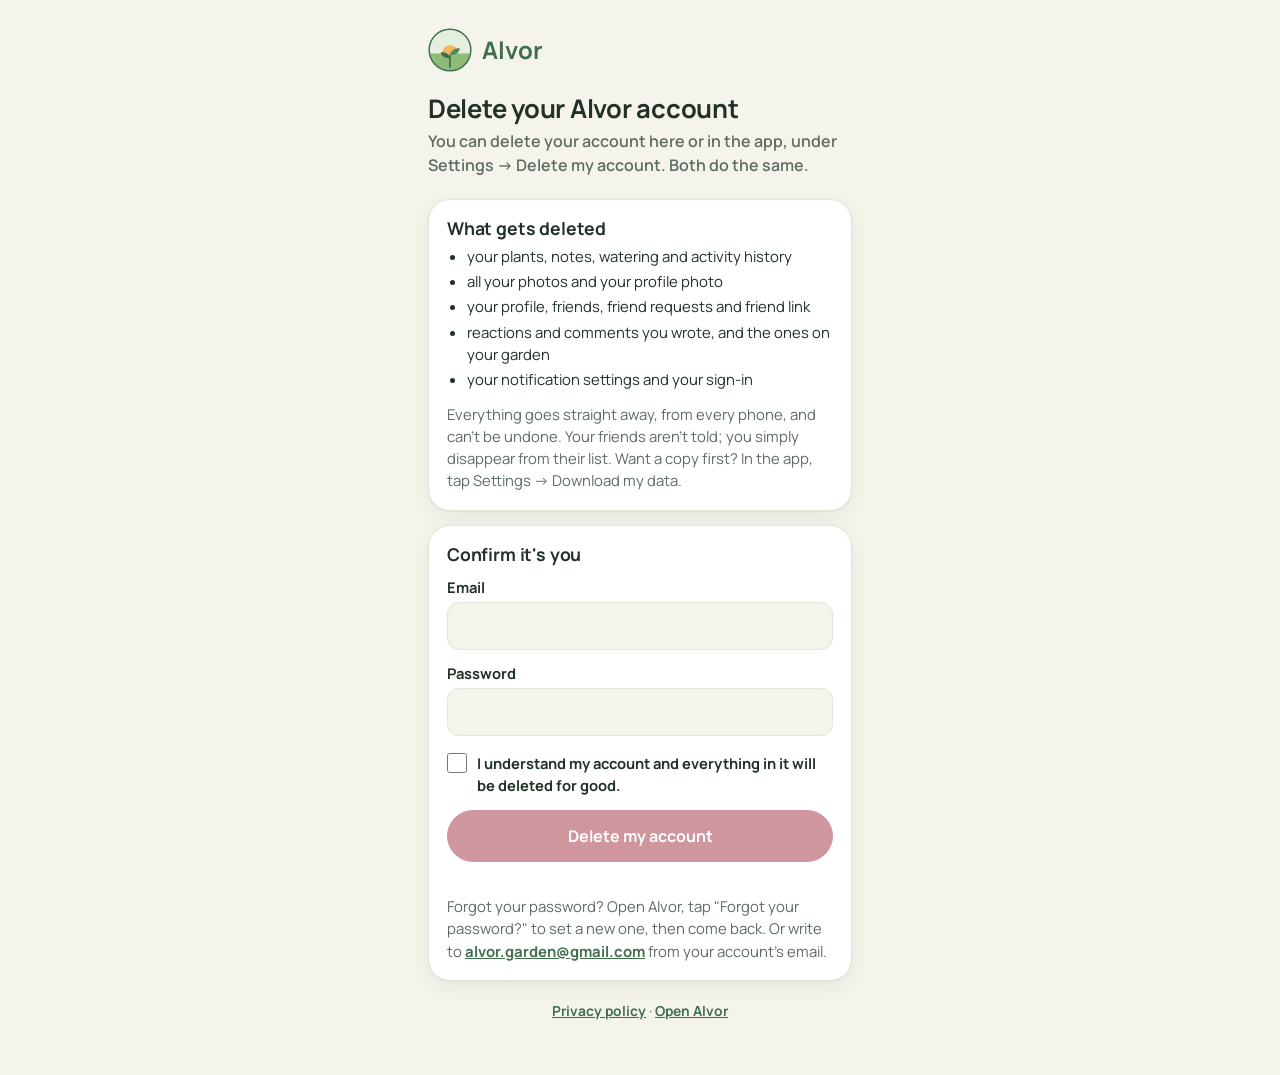
<file: delete-account.html>
<!doctype html>
<html lang="en">
<head>
<meta charset="utf-8">
<meta name="viewport" content="width=device-width, initial-scale=1, viewport-fit=cover">
<meta name="theme-color" content="#F5F4EC">
<title>Alvor · Delete your account</title>
<link rel="icon" href="icon-192.png">
<link rel="preconnect" href="https://fonts.googleapis.com">
<link rel="preconnect" href="https://fonts.gstatic.com" crossorigin>
<link href="https://fonts.googleapis.com/css2?family=Manrope:wght@400;500;600;700&display=swap" rel="stylesheet">
<style>
:root{
  --bg:#F5F4EC; --surface:#FFFFFF; --ink:#223127; --muted:#5E6C63; --line:#E2E5DA;
  --fern:#3F6E4C; --fern-soft:#E7F0E2; --on-fern:#FFFFFF;
  --shadow:0 1px 2px rgba(40,60,40,.05), 0 6px 20px rgba(40,70,40,.07);
}
@media (prefers-color-scheme: dark){ :root{ --bg:#141A16; --surface:#1C241E; --ink:#E6EDE7; --muted:#9DAAA1; --line:#2C3830; --fern:#7CB88E; --fern-soft:#223328; --on-fern:#0E1711; --shadow:none; } }
:root{box-sizing:border-box;padding-top:env(safe-area-inset-top,0px);padding-bottom:env(safe-area-inset-bottom,0px)}
*,*::before,*::after{box-sizing:inherit}
html{height:100%}
body{margin:0;min-height:100%;background:var(--bg);color:var(--ink);font:400 16px/1.5 "Manrope","Segoe UI",system-ui,sans-serif;-webkit-text-size-adjust:100%}
main{max-width:460px;margin:0 auto;padding:28px 18px 40px}
h1,h2{font-weight:700;line-height:1.15;margin:0;letter-spacing:-.01em}
.logo{display:flex;align-items:center;gap:10px;margin-bottom:22px}
.logo svg{width:44px;height:44px}
.logo b{font-size:1.5rem;font-weight:700;color:var(--fern)}
.hero{display:flex;align-items:center;gap:14px;margin-bottom:8px}
.av{width:60px;height:60px;border-radius:50%;overflow:hidden;background:var(--fern-soft);color:var(--fern);display:flex;align-items:center;justify-content:center;font-weight:700;font-size:1.5rem;flex-shrink:0}
.av img{width:100%;height:100%;object-fit:cover;display:block}
.hero h1{font-size:1.6rem}
.lead{color:var(--muted);font-weight:600;margin:6px 0 22px}
.step{background:var(--surface);border-radius:22px;padding:18px;box-shadow:var(--shadow);margin-bottom:14px;border:1px solid var(--line)}
.step h2{font-size:1.1rem;display:flex;align-items:center;gap:10px;margin-bottom:6px}
.num{width:28px;height:28px;border-radius:50%;background:var(--fern);color:var(--on-fern);display:inline-flex;align-items:center;justify-content:center;font-size:.9rem;flex-shrink:0}
.step p{margin:0 0 12px;color:var(--muted);font-size:.93rem}
.step p:last-child{margin-bottom:0}
.btn{display:flex;align-items:center;justify-content:center;width:100%;border:1px solid var(--line);background:var(--surface);color:var(--ink);border-radius:999px;padding:13px 16px;font:inherit;font-weight:700;text-decoration:none;cursor:pointer}
.btn.primary{background:var(--fern);border-color:var(--fern);color:var(--on-fern);box-shadow:0 3px 10px color-mix(in srgb,var(--fern) 30%,transparent)}
.btn+.btn{margin-top:10px}
.small{font-size:.86rem;color:var(--muted)}
.linkish{background:none;border:0;padding:0;font:inherit;color:var(--fern);font-weight:700;text-decoration:underline;cursor:pointer}
.warn{background:var(--fern-soft);border-radius:14px;padding:10px 12px;font-size:.88rem;color:var(--ink);margin:0 0 12px}
.foot{text-align:center;margin-top:20px}
[hidden]{display:none!important}
</style>
<style>
:root{--danger:#A3303D;--danger-soft:#F5DDE0}
@media (prefers-color-scheme: dark){ :root{ --danger:#EE8A94; --danger-soft:#3A1E22; } }
h1{font-size:1.6rem;margin-bottom:6px}
ul{margin:0 0 12px;padding-left:20px;color:var(--ink);font-size:.93rem}
li{margin:3px 0}
label{display:block;font-weight:700;font-size:.92rem;margin:12px 0 4px}
input[type=email],input[type=password]{width:100%;border:1px solid var(--line);background:var(--bg);color:var(--ink);border-radius:12px;padding:11px 12px;font:inherit}
.tick{display:flex;gap:10px;align-items:flex-start;font-weight:700;font-size:.92rem;margin:16px 0 14px}
.tick input{width:20px;height:20px;margin:1px 0 0;accent-color:var(--danger);flex-shrink:0}
.btn.danger{background:var(--danger);border-color:var(--danger);color:var(--surface)}
.btn:disabled{opacity:.5;cursor:default}
.msg{min-height:1.4em;margin:12px 0 0;font-weight:700;color:var(--danger);font-size:.92rem}
a{color:var(--fern);font-weight:700}
.done h2{font-size:1.2rem;margin-bottom:8px}
</style>
</head>
<body>
<main>
  <div class="logo"><svg xmlns="http://www.w3.org/2000/svg" viewBox="12 12 76 76" aria-hidden="true"><circle cx="50" cy="50" r="36" fill="#E4EFDD"/><path d="M36 56a14 14 0 0 1 28 0z" fill="#F2B45A"/><path d="M14.5 56A36 36 0 0 0 85.5 56Z" fill="#8DBB78"/><path d="M50 79V60" stroke="#3F6E4C" stroke-width="3" stroke-linecap="round"/><path d="M50 64c-2-8-9-11-16-10 1 7 8 11 16 10z" fill="#3F6E4C"/><path d="M50 59c2-9 9-13 17-12-1 8-8 12-17 12z" fill="#4F8A5B"/><circle cx="50" cy="50" r="36" fill="none" stroke="#3F6E4C" stroke-width="2.5"/></svg><b>Alvor</b></div>
  <h1>Delete your Alvor account</h1>
  <p class="lead">You can delete your account here or in the app, under Settings → Delete my account. Both do the same.</p>

  <div class="step" id="info">
    <h2>What gets deleted</h2>
    <ul>
      <li>your plants, notes, watering and activity history</li>
      <li>all your photos and your profile photo</li>
      <li>your profile, friends, friend requests and friend link</li>
      <li>reactions and comments you wrote, and the ones on your garden</li>
      <li>your notification settings and your sign-in</li>
    </ul>
    <p>Everything goes straight away, from every phone, and can't be undone. Your friends aren't told; you simply disappear from their list. Want a copy first? In the app, tap Settings → Download my data.</p>
  </div>

  <div class="step" id="form">
    <h2>Confirm it's you</h2>
    <form id="f" autocomplete="on" novalidate>
      <label for="email">Email</label>
      <input id="email" type="email" autocomplete="email" autocapitalize="none" spellcheck="false" required>
      <label for="pass">Password</label>
      <input id="pass" type="password" autocomplete="current-password" required>
      <label class="tick"><input type="checkbox" id="sure"><span>I understand my account and everything in it will be deleted for good.</span></label>
      <button class="btn danger" id="go" type="submit" disabled>Delete my account</button>
    </form>
    <p class="msg" id="msg" role="alert"></p>
    <p class="small">Forgot your password? Open Alvor, tap "Forgot your password?" to set a new one, then come back. <span id="mailRow" hidden>Or write to <a id="mail" href="#"></a> from your account's email.</span></p>
  </div>

  <div class="step done" id="done" hidden>
    <h2>Your account has been deleted</h2>
    <p>Everything in it is gone. If Alvor is installed on a phone, you can uninstall it. Thank you for growing with Alvor.</p>
  </div>

  <p class="foot small"><a href="privacy.html">Privacy policy</a> · <a href="./">Open Alvor</a></p>
</main>
<script>
const SUPABASE_URL = "https://ihufhwnwzmzuhfxiwbal.supabase.co";
const SUPABASE_KEY = "sb_publishable_v82YQhQIPQ31xuOArsKzGg_6LZ7e1US";
/* The email for privacy questions (same as in privacy.html). */
const CONTACT_EMAIL = "alvor.garden@gmail.com";

/* English or Spanish: the choice made in Alvor on this phone, or the phone's language (?lang=es or ?lang=en also works). */
const ES = {
  "Delete your Alvor account":"Borra tu cuenta de Alvor", "Alvor · Delete your account":"Alvor · Borrar tu cuenta",
  "You can delete your account here or in the app, under Settings → Delete my account. Both do the same.":"Puedes borrar tu cuenta aquí o en la app, en Ajustes → Borrar mi cuenta. Las dos hacen lo mismo.",
  "What gets deleted":"Qué se borra", "your plants, notes, watering and activity history":"tus plantas, notas, riegos e historial de actividad",
  "all your photos and your profile photo":"todas tus fotos y tu foto de perfil", "your profile, friends, friend requests and friend link":"tu perfil, amigos, solicitudes de amistad y enlace de amistad",
  "reactions and comments you wrote, and the ones on your garden":"las reacciones y comentarios que escribiste, y los de tu jardín", "your notification settings and your sign-in":"tus ajustes de avisos y tu inicio de sesión",
  "Everything goes straight away, from every phone, and can't be undone. Your friends aren't told; you simply disappear from their list. Want a copy first? In the app, tap Settings → Download my data.":"Todo se borra en el momento, de todos los móviles, y no se puede deshacer. A tus amigos no se les avisa; simplemente desapareces de su lista. ¿Quieres una copia antes? En la app, toca Ajustes → Descargar mis datos.",
  "Confirm it's you":"Confirma que eres tú", "Email":"Correo", "Password":"Contraseña",
  "I understand my account and everything in it will be deleted for good.":"Entiendo que mi cuenta y todo lo que contiene se borrarán para siempre.", "Delete my account":"Borrar mi cuenta",
  "Forgot your password? Open Alvor, tap \"Forgot your password?\" to set a new one, then come back.":"¿Has olvidado la contraseña? Abre Alvor, toca «¿Has olvidado la contraseña?» para poner una nueva y vuelve aquí.",
  "Or write to":"O escribe a", "from your account's email.":"desde el correo de tu cuenta.", "Your account has been deleted":"Tu cuenta se ha borrado",
  "Everything in it is gone. If Alvor is installed on a phone, you can uninstall it. Thank you for growing with Alvor.":"Todo lo que contenía ya no está. Si tienes Alvor instalada en un móvil, puedes desinstalarla. Gracias por crecer con Alvor.",
  "Privacy policy":"Política de privacidad", "Open Alvor":"Abrir Alvor", "Delete my Alvor account":"Borrar mi cuenta de Alvor",
  "Enter your email and password.":"Escribe tu correo y tu contraseña.", "That email and password don't match an Alvor account.":"Ese correo y esa contraseña no corresponden a ninguna cuenta de Alvor.",
  "Couldn't delete the account. Try again in a minute.":"No se ha podido borrar la cuenta. Vuelve a intentarlo en un minuto.",
  "Couldn't reach Alvor. Check your connection and try again.":"No se ha podido conectar con Alvor. Revisa la conexión y vuelve a intentarlo.",
  "That password isn't right.":"Esa contraseña no es correcta.",
  "This is the owner's account, which runs Alvor's invitations and reports. It can only be removed from the Supabase dashboard.":"Esta es la cuenta del dueño, que gestiona las invitaciones y denuncias de Alvor. Solo se puede borrar desde el panel de Supabase.",
  "Couldn't remove your photos. Nothing was deleted; try again in a minute.":"No se han podido quitar tus fotos. No se ha borrado nada; vuelve a intentarlo en un minuto.",
  "Your photos were removed, but the account couldn't be deleted. Try again in a minute.":"Tus fotos se han quitado, pero no se ha podido borrar la cuenta. Vuelve a intentarlo en un minuto.",
  "Please sign in again.":"Vuelve a iniciar sesión."
};
const LANG = (() => { const q = (location.search.match(/[?&]lang=(en|es)\b/) || [])[1]; if(q) return q;
  let c = null; try{ c = localStorage.getItem("alvor-lang"); }catch(e){}
  if(c === "en" || c === "es") return c;
  return (navigator.languages || [navigator.language || "en"]).map(l => String(l).slice(0, 2).toLowerCase()).find(l => l === "en" || l === "es") || "en"; })();
const T = s => LANG === "es" && ES[s] != null ? ES[s] : s;
if(LANG !== "en"){
  document.documentElement.lang = LANG; document.title = T(document.title);
  const w = document.createTreeWalker(document.body, NodeFilter.SHOW_TEXT), nodes = [];
  while(w.nextNode()) nodes.push(w.currentNode);
  nodes.forEach(n => { const k = n.nodeValue.trim(); if(k && ES[k] != null) n.nodeValue = n.nodeValue.replace(k, ES[k]); });
}
const $ = s => document.querySelector(s);
if(CONTACT_EMAIL){ $("#mail").href = "mailto:" + CONTACT_EMAIL + "?subject=" + encodeURIComponent(T("Delete my Alvor account")); $("#mail").textContent = CONTACT_EMAIL; $("#mailRow").hidden = false; }
$("#sure").addEventListener("change", () => { $("#go").disabled = !$("#sure").checked; });
$("#f").addEventListener("submit", async e => {
  e.preventDefault();
  const email = $("#email").value.trim().toLowerCase(), password = $("#pass").value;
  const say = m => { $("#msg").textContent = m; };
  if(!email || !password){ say(T("Enter your email and password.")); return; }
  $("#go").disabled = true; say("");
  try{
    // 1. Sign in, to prove it's you.
    const r = await fetch(`${SUPABASE_URL}/auth/v1/token?grant_type=password`, {method:"POST",
      headers:{"Content-Type":"application/json", "apikey":SUPABASE_KEY}, body:JSON.stringify({email, password})});
    const s = await r.json().catch(() => ({}));
    if(!r.ok || !s.access_token){ say(T("That email and password don't match an Alvor account.")); $("#go").disabled = false; return; }
    // 2. Delete everything.
    const d = await fetch(`${SUPABASE_URL}/functions/v1/account`, {method:"POST",
      headers:{"Content-Type":"application/json", "apikey":SUPABASE_KEY, "Authorization":"Bearer " + s.access_token},
      body:JSON.stringify({action:"delete", password})});
    const j = await d.json().catch(() => ({}));
    if(!d.ok){ say(T(j.error || "Couldn't delete the account. Try again in a minute.")); $("#go").disabled = false; return; }
    $("#pass").value = "";
    $("#form").hidden = true; $("#info").hidden = true; $("#done").hidden = false;
    $("#done").scrollIntoView({block:"start"});
  }catch(err){ say(T("Couldn't reach Alvor. Check your connection and try again.")); $("#go").disabled = false; }
});
</script>
</body>
</html>
</file>
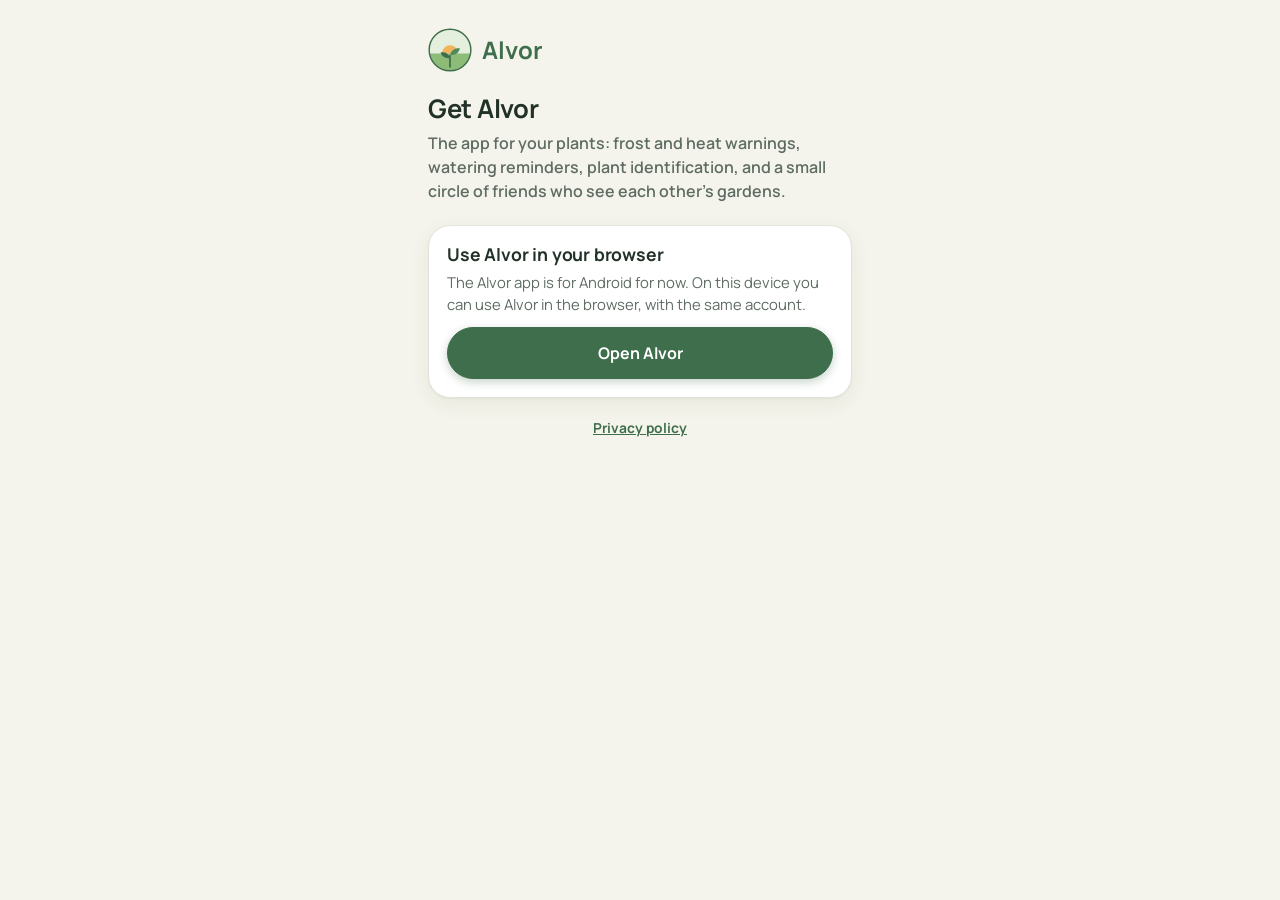
<file: join.html>
<!doctype html>
<html lang="en">
<head>
<meta charset="utf-8">
<meta name="viewport" content="width=device-width, initial-scale=1, viewport-fit=cover">
<meta name="theme-color" content="#F5F4EC">
<meta name="robots" content="noindex">
<title>Install Alvor</title>
<link rel="icon" href="icon-192.png">
<link rel="preconnect" href="https://fonts.googleapis.com">
<link rel="preconnect" href="https://fonts.gstatic.com" crossorigin>
<link href="https://fonts.googleapis.com/css2?family=Manrope:wght@400;500;600;700&display=swap" rel="stylesheet">
<script>
/* Opened inside the Alvor app (a link to this page can open there): go straight to the app with the invitation. */
(function(){
  var m = (location.hash + " " + location.search).match(/join=([0-9a-f]{32})/);
  var inApp = (window.matchMedia && matchMedia("(display-mode: standalone)").matches) || /^android-app:/.test(document.referrer || "");
  if(inApp) location.replace("./" + (m ? "#join=" + m[1] : ""));
})();
</script>
<style>
:root{
  --bg:#F5F4EC; --surface:#FFFFFF; --ink:#223127; --muted:#5E6C63; --line:#E2E5DA;
  --fern:#3F6E4C; --fern-soft:#E7F0E2; --on-fern:#FFFFFF;
  --shadow:0 1px 2px rgba(40,60,40,.05), 0 6px 20px rgba(40,70,40,.07);
}
@media (prefers-color-scheme: dark){ :root{ --bg:#141A16; --surface:#1C241E; --ink:#E6EDE7; --muted:#9DAAA1; --line:#2C3830; --fern:#7CB88E; --fern-soft:#223328; --on-fern:#0E1711; --shadow:none; } }
:root{box-sizing:border-box;padding-top:env(safe-area-inset-top,0px);padding-bottom:env(safe-area-inset-bottom,0px)}
*,*::before,*::after{box-sizing:inherit}
html{height:100%}
body{margin:0;min-height:100%;background:var(--bg);color:var(--ink);font:400 16px/1.5 "Manrope","Segoe UI",system-ui,sans-serif;-webkit-text-size-adjust:100%}
main{max-width:460px;margin:0 auto;padding:28px 18px 40px}
h1,h2{font-weight:700;line-height:1.15;margin:0;letter-spacing:-.01em}
.logo{display:flex;align-items:center;gap:10px;margin-bottom:22px}
.logo svg{width:44px;height:44px}
.logo b{font-size:1.5rem;font-weight:700;color:var(--fern)}
.hero{display:flex;align-items:center;gap:14px;margin-bottom:8px}
.av{width:60px;height:60px;border-radius:50%;overflow:hidden;background:var(--fern-soft);color:var(--fern);display:flex;align-items:center;justify-content:center;font-weight:700;font-size:1.5rem;flex-shrink:0}
.av img{width:100%;height:100%;object-fit:cover;display:block}
.hero h1{font-size:1.6rem}
.lead{color:var(--muted);font-weight:600;margin:6px 0 22px}
.step{background:var(--surface);border-radius:22px;padding:18px;box-shadow:var(--shadow);margin-bottom:14px;border:1px solid var(--line)}
.step h2{font-size:1.1rem;display:flex;align-items:center;gap:10px;margin-bottom:6px}
.num{width:28px;height:28px;border-radius:50%;background:var(--fern);color:var(--on-fern);display:inline-flex;align-items:center;justify-content:center;font-size:.9rem;flex-shrink:0}
.step p{margin:0 0 12px;color:var(--muted);font-size:.93rem}
.step p:last-child{margin-bottom:0}
.btn{display:flex;align-items:center;justify-content:center;width:100%;border:1px solid var(--line);background:var(--surface);color:var(--ink);border-radius:999px;padding:13px 16px;font:inherit;font-weight:700;text-decoration:none;cursor:pointer}
.btn.primary{background:var(--fern);border-color:var(--fern);color:var(--on-fern);box-shadow:0 3px 10px color-mix(in srgb,var(--fern) 30%,transparent)}
.btn+.btn{margin-top:10px}
.small{font-size:.86rem;color:var(--muted)}
.linkish{background:none;border:0;padding:0;font:inherit;color:var(--fern);font-weight:700;text-decoration:underline;cursor:pointer}
.warn{background:var(--fern-soft);border-radius:14px;padding:10px 12px;font-size:.88rem;color:var(--ink);margin:0 0 12px}
.foot{text-align:center;margin-top:20px}
[hidden]{display:none!important}
</style>
</head>
<body>
<main>
  <div class="logo"><svg xmlns="http://www.w3.org/2000/svg" viewBox="12 12 76 76" aria-hidden="true"><circle cx="50" cy="50" r="36" fill="#E4EFDD"/><path d="M36 56a14 14 0 0 1 28 0z" fill="#F2B45A"/><path d="M14.5 56A36 36 0 0 0 85.5 56Z" fill="#8DBB78"/><path d="M50 79V60" stroke="#3F6E4C" stroke-width="3" stroke-linecap="round"/><path d="M50 64c-2-8-9-11-16-10 1 7 8 11 16 10z" fill="#3F6E4C"/><path d="M50 59c2-9 9-13 17-12-1 8-8 12-17 12z" fill="#4F8A5B"/><circle cx="50" cy="50" r="36" fill="none" stroke="#3F6E4C" stroke-width="2.5"/></svg><b>Alvor</b></div>

  <div class="hero"><div class="av" id="av" hidden></div><h1 id="title">Get Alvor</h1></div>
  <p class="lead" id="lead">The app for your plants: frost and heat warnings, watering reminders, plant identification, and a small circle of friends who see each other's gardens.</p>

  <!-- Android -->
  <section id="android" hidden>
    <div class="step">
      <h2><span class="num">1</span>Install Alvor</h2>
      <p>Alvor isn't in the Play Store yet, so it comes as a file you install yourself.</p>
      <a class="btn primary" id="apkBtn" href="#">Download Alvor for Android</a>
      <p class="small" style="margin-top:12px">Open the file when it has downloaded. Android will warn you about apps from outside the Play Store and ask to allow installs from your browser: allow it, then tap Install.</p>
      <p class="small">Already have Alvor? Skip to step 2.</p>
    </div>
    <div class="step">
      <h2><span class="num">2</span><span id="step2Title">Open Alvor</span></h2>
      <p id="step2Text">Open Alvor and tap Create account. You'll need the invite code you were sent.</p>
      <a class="btn primary" id="openApp" href="#" hidden>Open Alvor with my invitation</a>
      <p class="small" id="copyRow" hidden style="margin-top:12px">If Alvor opens without your invitation, <button class="linkish" id="copyBtn">copy it</button> and paste it into "Invite code or link".</p>
    </div>
  </section>

  <!-- iPhone, computers -->
  <section id="other" hidden>
    <div class="step">
      <h2>Use Alvor in your browser</h2>
      <p>The Alvor app is for Android for now. On this device you can use Alvor in the browser, with the same account.</p>
      <a class="btn primary" id="webBtn" href="./">Open Alvor</a>
      <p class="small" id="iosHint" hidden style="margin-top:12px">Tip: in Safari, tap Share and then Add to Home Screen to keep Alvor like an app.</p>
    </div>
  </section>

  <p class="foot small" id="webRow" hidden>Or <a class="linkish" id="webLink" href="./">use Alvor in the browser</a> instead.</p>
  <p class="foot small"><a class="linkish" href="privacy.html">Privacy policy</a></p>
</main>

<script>
/* Languages: English in the page, Spanish in ES below. Follows the choice made in Alvor on this phone, or the phone's language. */
const ES = {
  "Install Alvor":"Instala Alvor", "Get Alvor":"Consigue Alvor",
  "The app for your plants: frost and heat warnings, watering reminders, plant identification, and a small circle of friends who see each other's gardens.":"La app para tus plantas: avisos de helada y de calor, recordatorios de riego, identificación de plantas y un pequeño círculo de amigos que ven los jardines de los demás.",
  "Alvor isn't in the Play Store yet, so it comes as a file you install yourself.":"Alvor aún no está en Play Store, así que viene como un archivo que instalas tú.",
  "Download Alvor for Android":"Descargar Alvor para Android",
  "Open the file when it has downloaded. Android will warn you about apps from outside the Play Store and ask to allow installs from your browser: allow it, then tap Install.":"Abre el archivo cuando se haya descargado. Android te avisará de las apps de fuera de Play Store y te pedirá permitir instalaciones desde el navegador: permítelo y toca Instalar.",
  "Already have Alvor? Skip to step 2.":"¿Ya tienes Alvor? Pasa al paso 2.", "Open Alvor":"Abrir Alvor",
  "Open Alvor and tap Create account. You'll need the invite code you were sent.":"Abre Alvor y toca Crear cuenta. Necesitarás el código de invitación que te mandaron.",
  "Open Alvor with my invitation":"Abrir Alvor con mi invitación", "If Alvor opens without your invitation,":"Si Alvor se abre sin tu invitación,", "copy it":"cópiala",
  "and paste it into \"Invite code or link\".":"y pégala en «Código o enlace de invitación».", "Use Alvor in your browser":"Usa Alvor en el navegador",
  "The Alvor app is for Android for now. On this device you can use Alvor in the browser, with the same account.":"De momento la app de Alvor es para Android. En este dispositivo puedes usar Alvor en el navegador, con la misma cuenta.",
  "Tip: in Safari, tap Share and then Add to Home Screen to keep Alvor like an app.":"Consejo: en Safari, toca Compartir y luego Añadir a pantalla de inicio para tener Alvor como una app.",
  "Or":"O", "use Alvor in the browser":"usa Alvor en el navegador", "instead.":"", "Privacy policy":"Política de privacidad",
  "Download coming soon":"Descarga disponible pronto", "Open Alvor and join":"Abre Alvor y únete",
  "Come back to this page once Alvor is installed and tap the button. Alvor opens with your invitation filled in: choose an email, a password and a @username, and you're in.":"Vuelve a esta página cuando Alvor esté instalada y toca el botón. Alvor se abre con tu invitación ya puesta: elige un correo, una contraseña y un @usuario, y listo.",
  "copied":"copiada", "Copy this:":"Copia esto:", "You're invited to Alvor":"Te han invitado a Alvor", "This link has expired":"Este enlace ha caducado",
  "Whoever sent it has made a new one. Ask them for the new link. You can still install Alvor below.":"Quien te lo mandó ha creado uno nuevo. Pídele el enlace nuevo. Aun así puedes instalar Alvor aquí abajo.",
  "A friend":"Un amigo", "{name} invited you to Alvor":"{name} te ha invitado a Alvor",
  "Alvor is the app {name} uses for their plants. Join, and you'll see each other's gardens straight away.":"Alvor es la app que usa {name} para sus plantas. Únete y veréis vuestros jardines al momento."
};
const LANG = (() => { let c = null; try{ c = localStorage.getItem("alvor-lang"); }catch(e){}
  if(c === "en" || c === "es") return c;
  return (navigator.languages || [navigator.language || "en"]).map(l => String(l).slice(0, 2).toLowerCase()).find(l => l === "en" || l === "es") || "en"; })();
const T = (s, v) => { const r = LANG === "es" && ES[s] != null ? ES[s] : s; return v ? r.replace(/\{(\w+)\}/g, (m, k) => v[k]) : r; };
if(LANG !== "en"){
  document.documentElement.lang = LANG;
  const w = document.createTreeWalker(document.body, NodeFilter.SHOW_TEXT), nodes = [];
  while(w.nextNode()) nodes.push(w.currentNode);
  nodes.forEach(n => { const k = n.nodeValue.trim(); if(k && ES[k] != null) n.nodeValue = n.nodeValue.replace(k, ES[k]); });
  document.title = T(document.title);
}

/* Settings. APK_URL: where the Android app file is. Left empty on GitHub Pages, it becomes the
   newest Release of this same repository, with the file named Alvor.apk. */
const APK_URL = "https://github.com/Bidzaz/alvor-test/releases/latest/download/Alvor.apk";
const SUPABASE_URL = "https://ihufhwnwzmzuhfxiwbal.supabase.co";
const SUPABASE_KEY = "sb_publishable_v82YQhQIPQ31xuOArsKzGg_6LZ7e1US";
const PACKAGE = "app.alvor.garden";

const $ = s => document.querySelector(s);
const esc = s => String(s ?? "").replace(/[&<>"']/g, c => ({"&":"&amp;","<":"&lt;",">":"&gt;",'"':"&quot;","'":"&#39;"}[c]));
const m = (location.hash + " " + location.search).match(/join=([0-9a-f]{32})/);
const token = m ? m[1] : null;
const base = location.origin + location.pathname.replace(/[^/]*$/, "");
const webUrl = base + (token ? "#join=" + token : "");
const ua = navigator.userAgent;
const android = /Android/i.test(ua);
const ios = /iPhone|iPad|iPod/i.test(ua) || (/Macintosh/.test(ua) && navigator.maxTouchPoints > 1);

function apkUrl(){
  if(APK_URL) return APK_URL;
  const gh = location.hostname.match(/^([^.]+)\.github\.io$/i), repo = location.pathname.split("/")[1];
  return gh && repo ? `https://github.com/${gh[1]}/${repo}/releases/latest/download/Alvor.apk` : "";
}

$("#webBtn").href = webUrl; $("#webLink").href = webUrl;
if(android){
  $("#android").hidden = false; $("#webRow").hidden = false;
  const apk = apkUrl();
  if(apk) $("#apkBtn").href = apk;
  else { $("#apkBtn").removeAttribute("href"); $("#apkBtn").textContent = T("Download coming soon"); $("#apkBtn").classList.remove("primary"); }
  if(token){
    // Opens the installed app on the invitation; without the app, falls back to Alvor in the browser.
    const path = location.pathname.replace(/[^/]*$/, "");
    $("#openApp").href = `intent://${location.host}${path}?join=${token}#Intent;scheme=https;package=${PACKAGE};S.browser_fallback_url=${encodeURIComponent(webUrl)};end`;
    $("#openApp").hidden = false; $("#copyRow").hidden = false;
    $("#step2Title").textContent = T("Open Alvor and join");
    $("#step2Text").textContent = T("Come back to this page once Alvor is installed and tap the button. Alvor opens with your invitation filled in: choose an email, a password and a @username, and you're in.");
  }
}else{
  $("#other").hidden = false;
  $("#iosHint").hidden = !ios;
}
$("#copyBtn").addEventListener("click", async () => {
  const t = base + "join.html#join=" + token;
  try{ await navigator.clipboard.writeText(t); $("#copyBtn").textContent = T("copied"); }catch(e){ prompt(T("Copy this:"), t); }
});

/* Who sent the link: their name and photo, as friends see them. */
async function preview(){
  if(!token) return;
  $("#title").textContent = T("You're invited to Alvor");
  try{
    const r = await fetch(`${SUPABASE_URL}/rest/v1/rpc/link_preview`, {method:"POST",
      headers:{"Content-Type":"application/json", "apikey":SUPABASE_KEY, "Authorization":"Bearer " + SUPABASE_KEY},
      body:JSON.stringify({p_token:token})});
    if(!r.ok) return;
    const rows = await r.json(), p = rows && rows[0];
    if(!p){
      $("#title").textContent = T("This link has expired");
      $("#lead").textContent = T("Whoever sent it has made a new one. Ask them for the new link. You can still install Alvor below.");
      $("#openApp").hidden = true; $("#copyRow").hidden = true;
      $("#webBtn").href = base; $("#webLink").href = base;
      return;
    }
    const name = p.display_name || T("A friend");
    $("#title").textContent = T("{name} invited you to Alvor", {name});
    $("#lead").textContent = T("Alvor is the app {name} uses for their plants. Join, and you'll see each other's gardens straight away.", {name});
    const av = $("#av"); av.hidden = false;
    av.innerHTML = p.avatar_path
      ? `<img alt="" src="${SUPABASE_URL}/storage/v1/object/public/avatars/${p.avatar_path.split("/").map(encodeURIComponent).join("/")}">`
      : esc(name.trim().charAt(0).toUpperCase());
  }catch(e){}
}
preview();
</script>
</body>
</html>
</file>
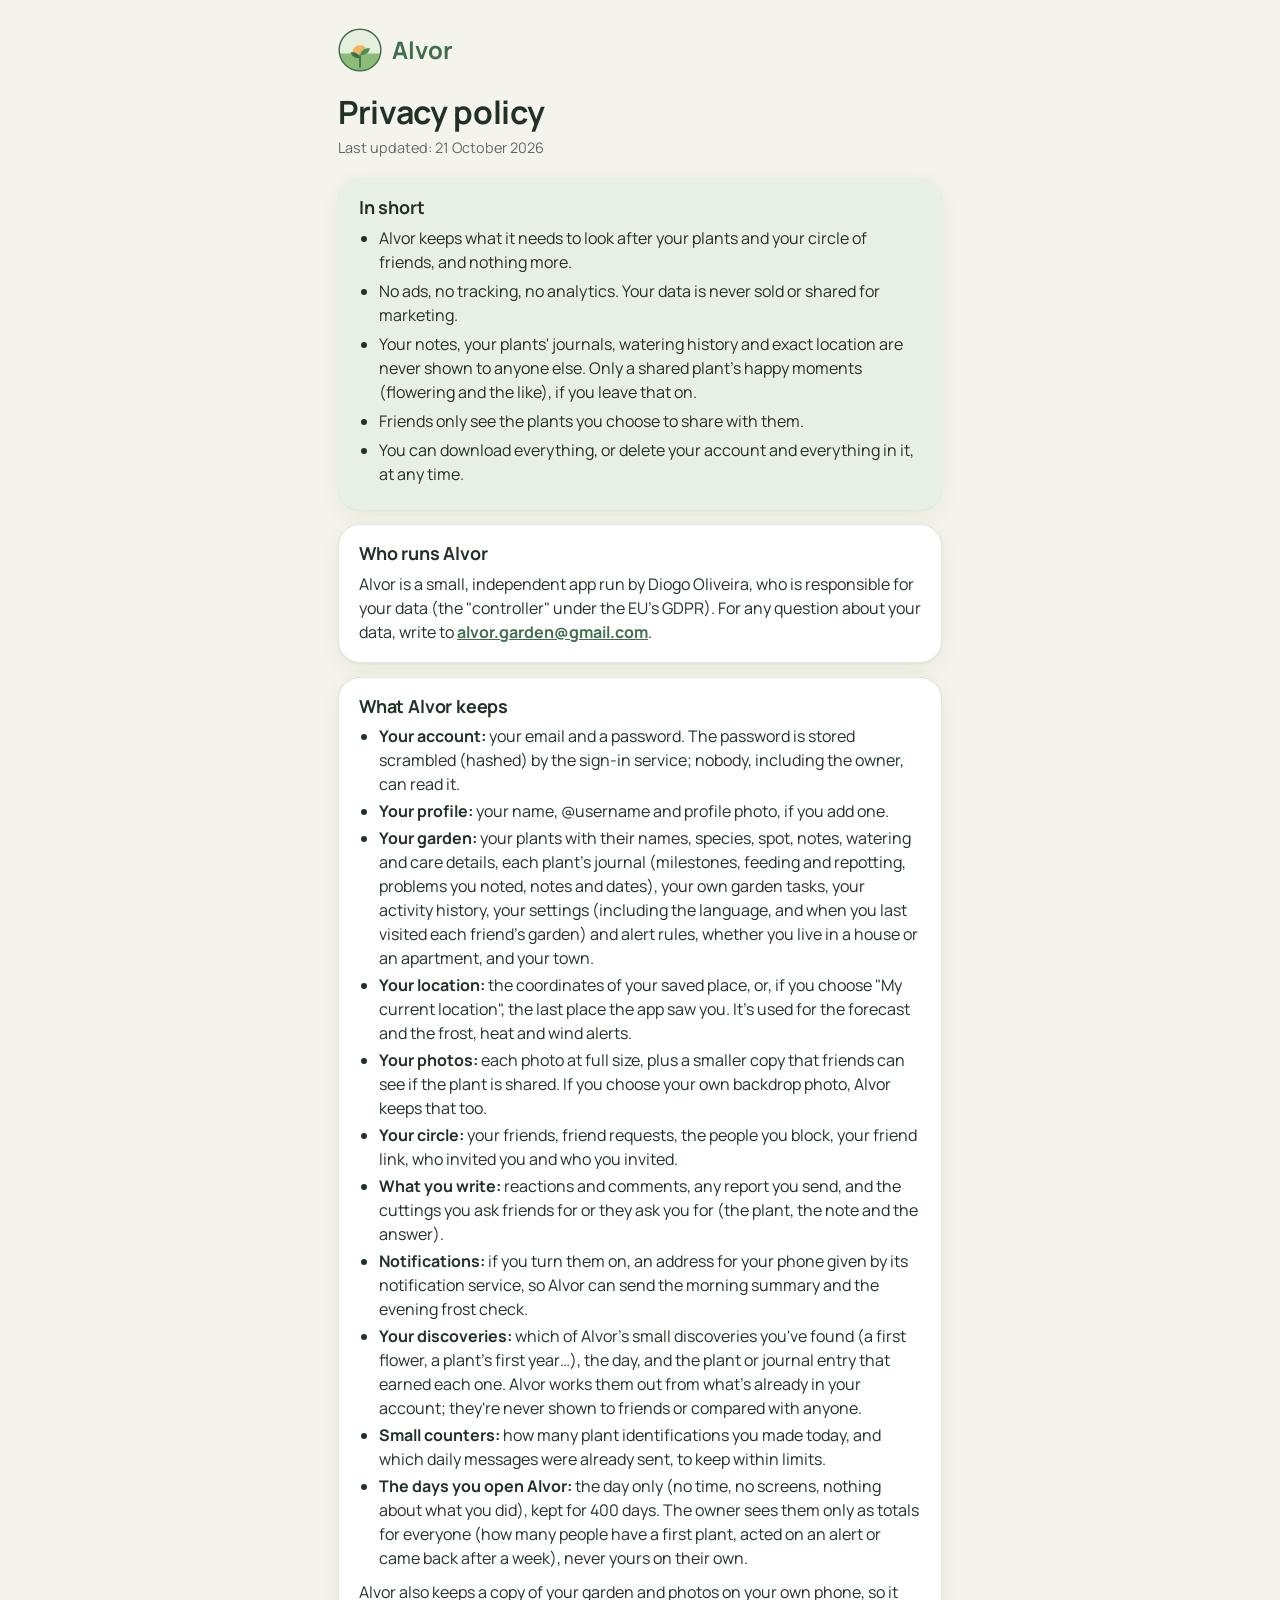
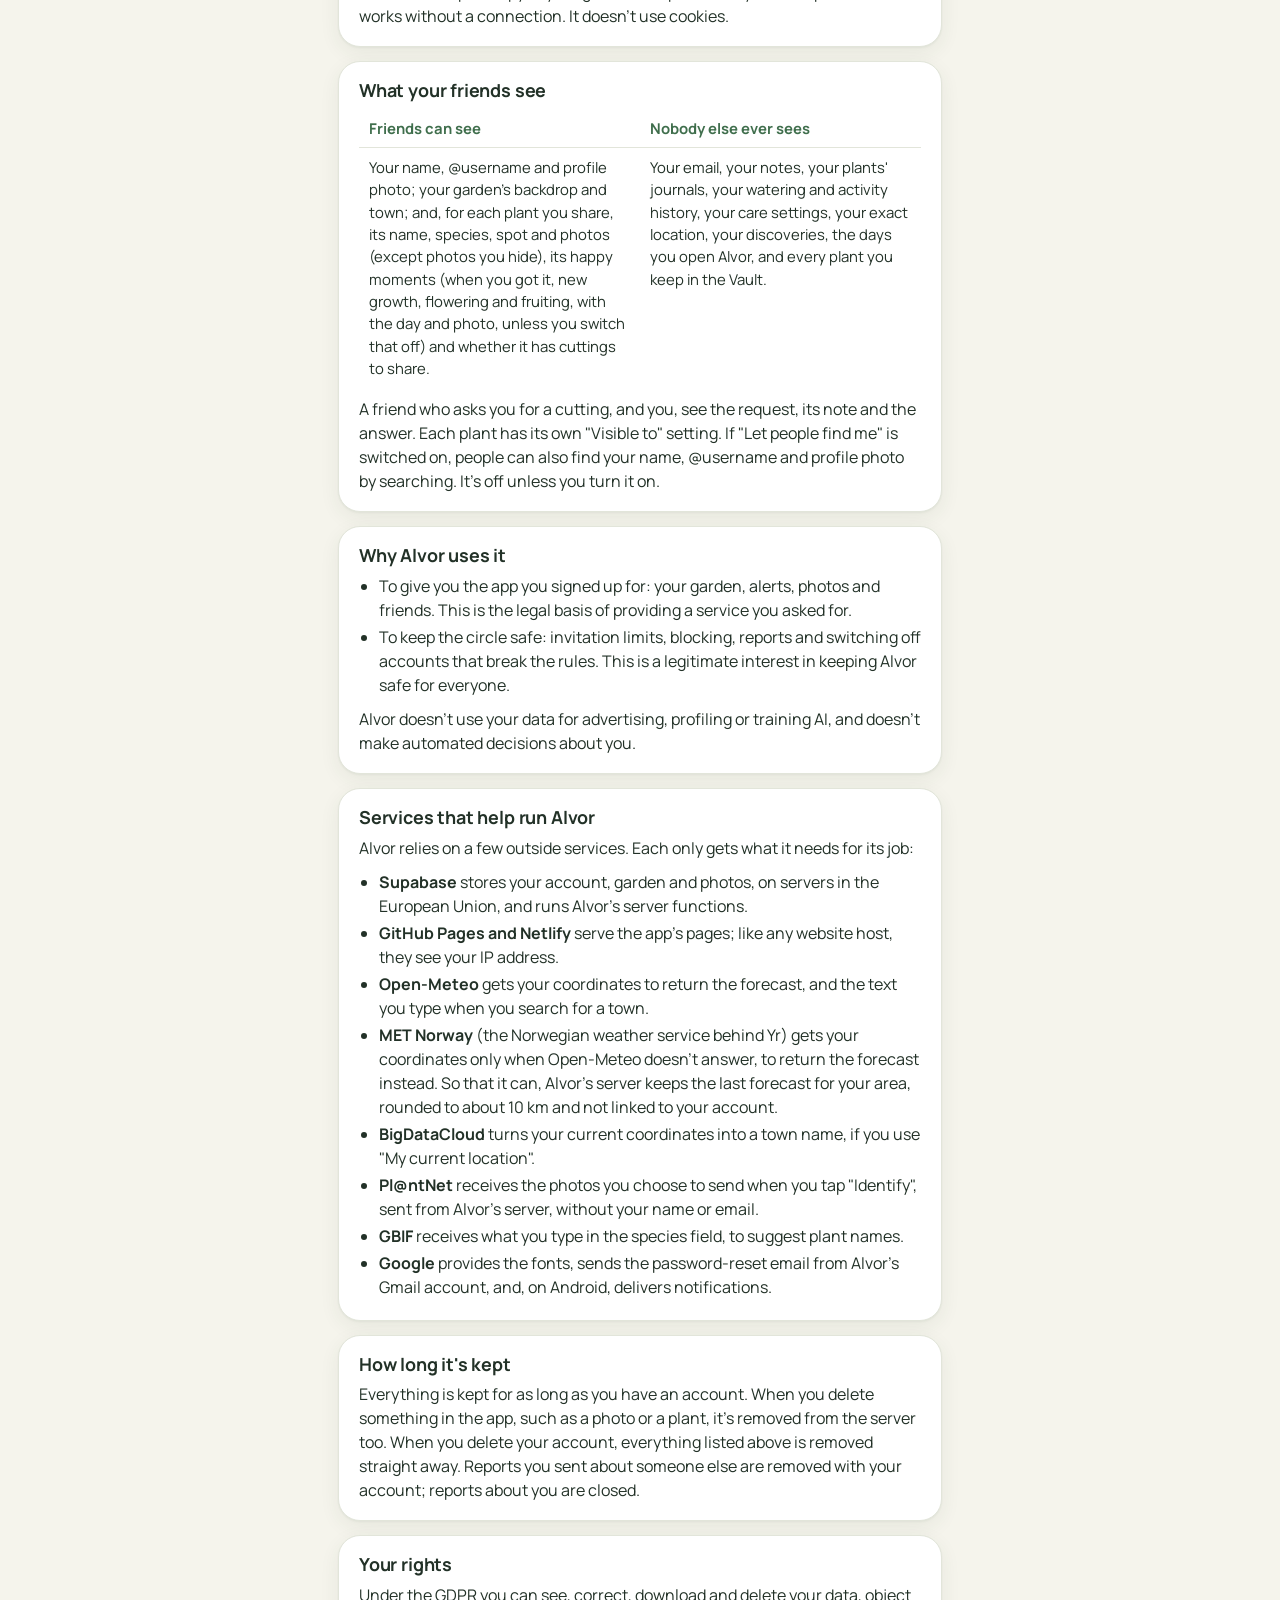
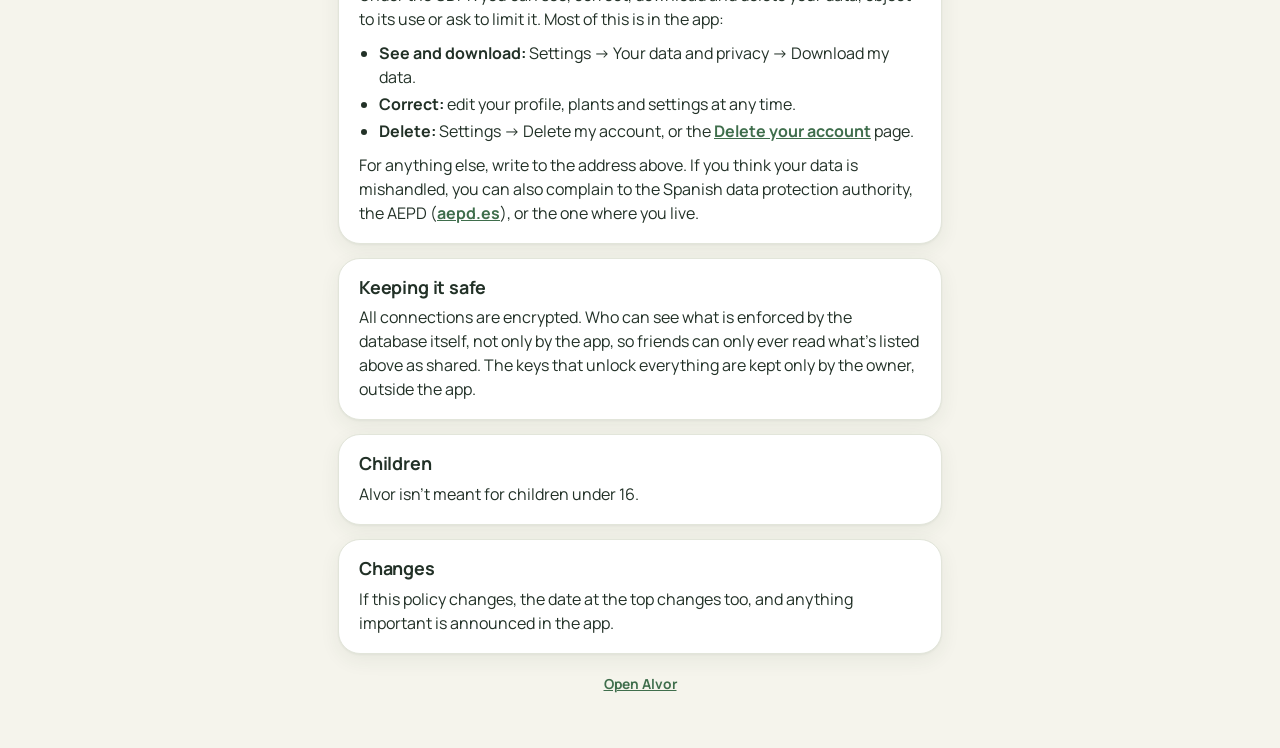
<file: privacy.html>
<!doctype html>
<html lang="en">
<head>
<meta charset="utf-8">
<meta name="viewport" content="width=device-width, initial-scale=1, viewport-fit=cover">
<meta name="theme-color" content="#F5F4EC">
<title>Alvor · Privacy policy</title>
<link rel="icon" href="icon-192.png">
<link rel="preconnect" href="https://fonts.googleapis.com">
<link rel="preconnect" href="https://fonts.gstatic.com" crossorigin>
<link href="https://fonts.googleapis.com/css2?family=Manrope:wght@400;500;600;700&display=swap" rel="stylesheet">
<style>
:root{
  --bg:#F5F4EC; --surface:#FFFFFF; --ink:#223127; --muted:#5E6C63; --line:#E2E5DA;
  --fern:#3F6E4C; --fern-soft:#E7F0E2; --on-fern:#FFFFFF;
  --shadow:0 1px 2px rgba(40,60,40,.05), 0 6px 20px rgba(40,70,40,.07);
}
@media (prefers-color-scheme: dark){ :root{ --bg:#141A16; --surface:#1C241E; --ink:#E6EDE7; --muted:#9DAAA1; --line:#2C3830; --fern:#7CB88E; --fern-soft:#223328; --on-fern:#0E1711; --shadow:none; } }
:root{box-sizing:border-box;padding-top:env(safe-area-inset-top,0px);padding-bottom:env(safe-area-inset-bottom,0px)}
*,*::before,*::after{box-sizing:inherit}
html{height:100%}
body{margin:0;min-height:100%;background:var(--bg);color:var(--ink);font:400 16px/1.5 "Manrope","Segoe UI",system-ui,sans-serif;-webkit-text-size-adjust:100%}
main{max-width:460px;margin:0 auto;padding:28px 18px 40px}
h1,h2{font-weight:700;line-height:1.15;margin:0;letter-spacing:-.01em}
.logo{display:flex;align-items:center;gap:10px;margin-bottom:22px}
.logo svg{width:44px;height:44px}
.logo b{font-size:1.5rem;font-weight:700;color:var(--fern)}
.hero{display:flex;align-items:center;gap:14px;margin-bottom:8px}
.av{width:60px;height:60px;border-radius:50%;overflow:hidden;background:var(--fern-soft);color:var(--fern);display:flex;align-items:center;justify-content:center;font-weight:700;font-size:1.5rem;flex-shrink:0}
.av img{width:100%;height:100%;object-fit:cover;display:block}
.hero h1{font-size:1.6rem}
.lead{color:var(--muted);font-weight:600;margin:6px 0 22px}
.step{background:var(--surface);border-radius:22px;padding:18px;box-shadow:var(--shadow);margin-bottom:14px;border:1px solid var(--line)}
.step h2{font-size:1.1rem;display:flex;align-items:center;gap:10px;margin-bottom:6px}
.num{width:28px;height:28px;border-radius:50%;background:var(--fern);color:var(--on-fern);display:inline-flex;align-items:center;justify-content:center;font-size:.9rem;flex-shrink:0}
.step p{margin:0 0 12px;color:var(--muted);font-size:.93rem}
.step p:last-child{margin-bottom:0}
.btn{display:flex;align-items:center;justify-content:center;width:100%;border:1px solid var(--line);background:var(--surface);color:var(--ink);border-radius:999px;padding:13px 16px;font:inherit;font-weight:700;text-decoration:none;cursor:pointer}
.btn.primary{background:var(--fern);border-color:var(--fern);color:var(--on-fern);box-shadow:0 3px 10px color-mix(in srgb,var(--fern) 30%,transparent)}
.btn+.btn{margin-top:10px}
.small{font-size:.86rem;color:var(--muted)}
.linkish{background:none;border:0;padding:0;font:inherit;color:var(--fern);font-weight:700;text-decoration:underline;cursor:pointer}
.warn{background:var(--fern-soft);border-radius:14px;padding:10px 12px;font-size:.88rem;color:var(--ink);margin:0 0 12px}
.foot{text-align:center;margin-top:20px}
[hidden]{display:none!important}
</style>
<style>
main{max-width:640px}
.meta{color:var(--muted);font-size:.9rem;margin:6px 0 20px}
section{background:var(--surface);border:1px solid var(--line);border-radius:22px;padding:18px 20px;margin-bottom:14px;box-shadow:var(--shadow)}
section h2{font-size:1.12rem;margin-bottom:8px}
section p{margin:0 0 10px}
section p:last-child,section ul:last-child{margin-bottom:0}
ul{margin:0 0 10px;padding-left:20px}
li{margin:3px 0}
a{color:var(--fern);font-weight:700}
.tbl{width:100%;border-collapse:collapse;font-size:.93rem;margin:4px 0 10px;table-layout:fixed}
.tbl th,.tbl td{text-align:left;vertical-align:top;padding:8px 10px;border-top:1px solid var(--line);overflow-wrap:anywhere;hyphens:auto}
.tbl th{font-weight:700;border-top:0;color:var(--fern)}
.short{background:var(--fern-soft);border-color:transparent}
.short li{margin:5px 0}
</style>
</head>
<body>
<main>
  <div class="logo"><svg xmlns="http://www.w3.org/2000/svg" viewBox="12 12 76 76" aria-hidden="true"><circle cx="50" cy="50" r="36" fill="#E4EFDD"/><path d="M36 56a14 14 0 0 1 28 0z" fill="#F2B45A"/><path d="M14.5 56A36 36 0 0 0 85.5 56Z" fill="#8DBB78"/><path d="M50 79V60" stroke="#3F6E4C" stroke-width="3" stroke-linecap="round"/><path d="M50 64c-2-8-9-11-16-10 1 7 8 11 16 10z" fill="#3F6E4C"/><path d="M50 59c2-9 9-13 17-12-1 8-8 12-17 12z" fill="#4F8A5B"/><circle cx="50" cy="50" r="36" fill="none" stroke="#3F6E4C" stroke-width="2.5"/></svg><b>Alvor</b></div>
  <div class="lang-en" lang="en">
  <h1>Privacy policy</h1>
  <p class="meta">Last updated: 21 October 2026</p>

  <section class="short">
    <h2>In short</h2>
    <ul>
      <li>Alvor keeps what it needs to look after your plants and your circle of friends, and nothing more.</li>
      <li>No ads, no tracking, no analytics. Your data is never sold or shared for marketing.</li>
      <li>Your notes, your plants' journals, watering history and exact location are never shown to anyone else. Only a shared plant's happy moments (flowering and the like), if you leave that on.</li>
      <li>Friends only see the plants you choose to share with them.</li>
      <li>You can download everything, or delete your account and everything in it, at any time.</li>
    </ul>
  </section>

  <section>
    <h2>Who runs Alvor</h2>
    <p>Alvor is a small, independent app run by <span class="owner">its creator, a private person in Spain</span>, who is responsible for your data (the "controller" under the EU's GDPR). For any question about your data, write to <span class="contact">the owner of Alvor through the app</span>.</p>
  </section>

  <section>
    <h2>What Alvor keeps</h2>
    <ul>
      <li><b>Your account:</b> your email and a password. The password is stored scrambled (hashed) by the sign-in service; nobody, including the owner, can read it.</li>
      <li><b>Your profile:</b> your name, @username and profile photo, if you add one.</li>
      <li><b>Your garden:</b> your plants with their names, species, spot, notes, watering and care details, each plant's journal (milestones, feeding and repotting, problems you noted, notes and dates), your own garden tasks, your activity history, your settings (including the language, and when you last visited each friend's garden) and alert rules, whether you live in a house or an apartment, and your town.</li>
      <li><b>Your location:</b> the coordinates of your saved place, or, if you choose "My current location", the last place the app saw you. It's used for the forecast and the frost, heat and wind alerts.</li>
      <li><b>Your photos:</b> each photo at full size, plus a smaller copy that friends can see if the plant is shared. If you choose your own backdrop photo, Alvor keeps that too.</li>
      <li><b>Your circle:</b> your friends, friend requests, the people you block, your friend link, who invited you and who you invited.</li>
      <li><b>What you write:</b> reactions and comments, any report you send, and the cuttings you ask friends for or they ask you for (the plant, the note and the answer).</li>
      <li><b>Notifications:</b> if you turn them on, an address for your phone given by its notification service, so Alvor can send the morning summary and the evening frost check.</li>
      <li><b>Your discoveries:</b> which of Alvor's small discoveries you've found (a first flower, a plant's first year…), the day, and the plant or journal entry that earned each one. Alvor works them out from what's already in your account; they're never shown to friends or compared with anyone.</li>
      <li><b>Small counters:</b> how many plant identifications you made today, and which daily messages were already sent, to keep within limits.</li>
      <li><b>The days you open Alvor:</b> the day only (no time, no screens, nothing about what you did), kept for 400 days. The owner sees them only as totals for everyone (how many people have a first plant, acted on an alert or came back after a week), never yours on their own.</li>
    </ul>
    <p>Alvor also keeps a copy of your garden and photos on your own phone, so it works without a connection. It doesn't use cookies.</p>
  </section>

  <section>
    <h2>What your friends see</h2>
    <table class="tbl">
      <tr><th>Friends can see</th><th>Nobody else ever sees</th></tr>
      <tr><td>Your name, @username and profile photo; your garden's backdrop and town; and, for each plant you share, its name, species, spot and photos (except photos you hide), its happy moments (when you got it, new growth, flowering and fruiting, with the day and photo, unless you switch that off) and whether it has cuttings to share.</td>
          <td>Your email, your notes, your plants' journals, your watering and activity history, your care settings, your exact location, your discoveries, the days you open Alvor, and every plant you keep in the Vault.</td></tr>
    </table>
    <p>A friend who asks you for a cutting, and you, see the request, its note and the answer. Each plant has its own "Visible to" setting. If "Let people find me" is switched on, people can also find your name, @username and profile photo by searching. It's off unless you turn it on.</p>
  </section>

  <section>
    <h2>Why Alvor uses it</h2>
    <ul>
      <li>To give you the app you signed up for: your garden, alerts, photos and friends. This is the legal basis of providing a service you asked for.</li>
      <li>To keep the circle safe: invitation limits, blocking, reports and switching off accounts that break the rules. This is a legitimate interest in keeping Alvor safe for everyone.</li>
    </ul>
    <p>Alvor doesn't use your data for advertising, profiling or training AI, and doesn't make automated decisions about you.</p>
  </section>

  <section>
    <h2>Services that help run Alvor</h2>
    <p>Alvor relies on a few outside services. Each only gets what it needs for its job:</p>
    <ul>
      <li><b>Supabase</b> stores your account, garden and photos, on servers in the European Union, and runs Alvor's server functions.</li>
      <li><b>GitHub Pages and Netlify</b> serve the app's pages; like any website host, they see your IP address.</li>
      <li><b>Open-Meteo</b> gets your coordinates to return the forecast, and the text you type when you search for a town.</li>
      <li><b>MET Norway</b> (the Norwegian weather service behind Yr) gets your coordinates only when Open-Meteo doesn't answer, to return the forecast instead. So that it can, Alvor's server keeps the last forecast for your area, rounded to about 10 km and not linked to your account.</li>
      <li><b>BigDataCloud</b> turns your current coordinates into a town name, if you use "My current location".</li>
      <li><b>Pl@ntNet</b> receives the photos you choose to send when you tap "Identify", sent from Alvor's server, without your name or email.</li>
      <li><b>GBIF</b> receives what you type in the species field, to suggest plant names.</li>
      <li><b>Google</b> provides the fonts, sends the password-reset email from Alvor's Gmail account, and, on Android, delivers notifications.</li>
    </ul>
  </section>

  <section>
    <h2>How long it's kept</h2>
    <p>Everything is kept for as long as you have an account. When you delete something in the app, such as a photo or a plant, it's removed from the server too. When you delete your account, everything listed above is removed straight away. Reports you sent about someone else are removed with your account; reports about you are closed.</p>
  </section>

  <section>
    <h2>Your rights</h2>
    <p>Under the GDPR you can see, correct, download and delete your data, object to its use or ask to limit it. Most of this is in the app:</p>
    <ul>
      <li><b>See and download:</b> Settings → Your data and privacy → Download my data.</li>
      <li><b>Correct:</b> edit your profile, plants and settings at any time.</li>
      <li><b>Delete:</b> Settings → Delete my account, or the <a href="delete-account.html">Delete your account</a> page.</li>
    </ul>
    <p>For anything else, write to the address above. If you think your data is mishandled, you can also complain to the Spanish data protection authority, the AEPD (<a href="https://www.aepd.es" target="_blank" rel="noopener">aepd.es</a>), or the one where you live.</p>
  </section>

  <section>
    <h2>Keeping it safe</h2>
    <p>All connections are encrypted. Who can see what is enforced by the database itself, not only by the app, so friends can only ever read what's listed above as shared. The keys that unlock everything are kept only by the owner, outside the app.</p>
  </section>

  <section>
    <h2>Children</h2>
    <p>Alvor isn't meant for children under 16.</p>
  </section>

  <section>
    <h2>Changes</h2>
    <p>If this policy changes, the date at the top changes too, and anything important is announced in the app.</p>
  </section>

  </div>
  <div class="lang-es" lang="es" hidden>
  <h1>Política de privacidad</h1>
  <p class="meta">Última actualización: 21 de octubre de 2026</p>

  <section class="short">
    <h2>En resumen</h2>
    <ul>
      <li>Alvor guarda lo que necesita para cuidar de tus plantas y de tu círculo de amigos, y nada más.</li>
      <li>Sin anuncios, sin rastreo, sin analíticas. Tus datos nunca se venden ni se comparten con fines comerciales.</li>
      <li>Tus notas, el diario de tus plantas, tu historial de riego y tu ubicación exacta nunca se muestran a nadie. Solo los buenos momentos de una planta compartida (cuándo florece y similares), si lo dejas activado.</li>
      <li>Tus amigos solo ven las plantas que decides compartir con ellos.</li>
      <li>Puedes descargarlo todo, o borrar tu cuenta y todo lo que contiene, cuando quieras.</li>
    </ul>
  </section>

  <section>
    <h2>Quién gestiona Alvor</h2>
    <p>Alvor es una app pequeña e independiente gestionada por <span class="owner">su creador, un particular en España</span>, que es el responsable de tus datos (el «responsable del tratamiento» según el RGPD de la UE). Para cualquier duda sobre tus datos, escribe a <span class="contact">el dueño de Alvor a través de la app</span>.</p>
  </section>

  <section>
    <h2>Qué guarda Alvor</h2>
    <ul>
      <li><b>Tu cuenta:</b> tu correo y una contraseña. El servicio de inicio de sesión guarda la contraseña cifrada (con hash); nadie, ni siquiera el dueño, puede leerla.</li>
      <li><b>Tu perfil:</b> tu nombre, tu @usuario y tu foto de perfil, si añades una.</li>
      <li><b>Tu jardín:</b> tus plantas con su nombre, especie, sitio, notas, riegos y cuidados, el diario de cada planta (momentos, abonados y trasplantes, problemas que anotaste, notas y fechas), tus propias tareas del jardín, tu historial de actividad, tus ajustes (incluido el idioma y cuándo visitaste por última vez el jardín de cada amigo) y reglas de avisos, si vives en una casa o en un piso, y tu pueblo.</li>
      <li><b>Tu ubicación:</b> las coordenadas de tu lugar guardado o, si eliges «Mi ubicación actual», el último lugar donde te vio la app. Se usa para la previsión y los avisos de helada, calor y viento.</li>
      <li><b>Tus fotos:</b> cada foto a tamaño completo, más una copia pequeña que pueden ver tus amigos si la planta está compartida. Si eliges tu propia foto de fondo, Alvor también la guarda.</li>
      <li><b>Tu círculo:</b> tus amigos, las solicitudes de amistad, las personas que bloqueas, tu enlace de amistad, quién te invitó y a quién invitaste.</li>
      <li><b>Lo que escribes:</b> reacciones y comentarios, cualquier denuncia que mandes, y los esquejes que pides a tus amigos o que ellos te piden (la planta, la nota y la respuesta).</li>
      <li><b>Avisos:</b> si los activas, una dirección de tu móvil que da su servicio de notificaciones, para que Alvor pueda mandarte el resumen de la mañana y el aviso de frío de la tarde.</li>
      <li><b>Tus descubrimientos:</b> cuáles de los pequeños descubrimientos de Alvor has encontrado (una primera flor, el primer año de una planta…), el día y la planta o la entrada del diario que lo consiguió. Alvor los calcula a partir de lo que ya está en tu cuenta; nunca se muestran a tus amistades ni se comparan con nadie.</li>
      <li><b>Pequeños contadores:</b> cuántas identificaciones de plantas has hecho hoy y qué mensajes diarios ya se han enviado, para no pasarse de los límites.</li>
      <li><b>Los días que abres Alvor:</b> solo el día (ni la hora, ni las pantallas, nada de lo que hiciste), guardados 400 días. El propietario solo los ve como totales de todos (cuántas personas tienen una primera planta, hicieron caso de un aviso o volvieron después de una semana), nunca los tuyos por separado.</li>
    </ul>
    <p>Alvor también guarda una copia de tu jardín y de tus fotos en tu propio móvil, para que funcione sin conexión. No usa cookies.</p>
  </section>

  <section>
    <h2>Qué ven tus amigos</h2>
    <table class="tbl">
      <tr><th>Tus amigos pueden ver</th><th>Nadie más ve nunca</th></tr>
      <tr><td>Tu nombre, tu @usuario y tu foto de perfil; el fondo y el pueblo de tu jardín; y, de cada planta que compartes, su nombre, especie, sitio y fotos (salvo las que ocultes), sus buenos momentos (cuándo la conseguiste, brotes nuevos, floraciones y frutos, con el día y la foto, salvo que lo desactives) y si tiene esquejes para compartir.</td>
          <td>Tu correo, tus notas, el diario de tus plantas, tu historial de riego y de actividad, tus ajustes de cuidados, tu ubicación exacta, tus descubrimientos, los días que abres Alvor y todas las plantas que guardas en la Cámara.</td></tr>
    </table>
    <p>Cuando un amigo te pide un esqueje, los dos veis la petición, su nota y la respuesta. Cada planta tiene su propio ajuste «Visible para». Si «Dejar que me encuentren» está activado, la gente también puede encontrar tu nombre, tu @usuario y tu foto de perfil buscando. Está desactivado salvo que lo actives.</p>
  </section>

  <section>
    <h2>Para qué lo usa Alvor</h2>
    <ul>
      <li>Para darte la app en la que te has registrado: tu jardín, avisos, fotos y amigos. La base legal es prestar un servicio que has pedido.</li>
      <li>Para mantener seguro el círculo: límites de invitaciones, bloqueos, denuncias y desactivación de cuentas que incumplen las normas. Es un interés legítimo en que Alvor sea seguro para todos.</li>
    </ul>
    <p>Alvor no usa tus datos para publicidad, elaborar perfiles ni entrenar inteligencia artificial, y no toma decisiones automatizadas sobre ti.</p>
  </section>

  <section>
    <h2>Servicios que ayudan a que Alvor funcione</h2>
    <p>Alvor se apoya en algunos servicios externos. Cada uno recibe solo lo que necesita para su tarea:</p>
    <ul>
      <li><b>Supabase</b> guarda tu cuenta, tu jardín y tus fotos, en servidores de la Unión Europea, y ejecuta las funciones de servidor de Alvor.</li>
      <li><b>GitHub Pages y Netlify</b> sirven las páginas de la app; como cualquier alojamiento web, ven tu dirección IP.</li>
      <li><b>Open-Meteo</b> recibe tus coordenadas para devolver la previsión, y el texto que escribes cuando buscas un pueblo.</li>
      <li><b>MET Noruega</b> (el servicio meteorológico noruego que está detrás de Yr) recibe tus coordenadas solo cuando Open-Meteo no responde, para devolver la previsión en su lugar. Para ello, el servidor de Alvor guarda la última previsión de tu zona, redondeada a unos 10 km y sin relación con tu cuenta.</li>
      <li><b>BigDataCloud</b> convierte tus coordenadas actuales en el nombre de un pueblo, si usas «Mi ubicación actual».</li>
      <li><b>Pl@ntNet</b> recibe las fotos que decides mandar al tocar «Identificar», enviadas desde el servidor de Alvor, sin tu nombre ni tu correo.</li>
      <li><b>GBIF</b> recibe lo que escribes en el campo de especie, para sugerir nombres de plantas.</li>
      <li><b>Google</b> proporciona las fuentes, manda el correo para restablecer la contraseña desde la cuenta de Gmail de Alvor y, en Android, entrega los avisos.</li>
    </ul>
  </section>

  <section>
    <h2>Cuánto tiempo se guarda</h2>
    <p>Todo se guarda mientras tengas una cuenta. Cuando borras algo en la app, como una foto o una planta, también se borra del servidor. Cuando borras tu cuenta, todo lo anterior se borra en el momento. Las denuncias que mandaste sobre otras personas se borran con tu cuenta; las denuncias sobre ti se cierran.</p>
  </section>

  <section>
    <h2>Tus derechos</h2>
    <p>Según el RGPD puedes ver, corregir, descargar y borrar tus datos, oponerte a su uso o pedir que se limite. Casi todo está en la app:</p>
    <ul>
      <li><b>Ver y descargar:</b> Ajustes → Tus datos y privacidad → Descargar mis datos.</li>
      <li><b>Corregir:</b> edita tu perfil, tus plantas y tus ajustes cuando quieras.</li>
      <li><b>Borrar:</b> Ajustes → Borrar mi cuenta, o la página <a href="delete-account.html">Borrar tu cuenta</a>.</li>
    </ul>
    <p>Para cualquier otra cosa, escribe a la dirección de arriba. Si crees que tus datos no se tratan bien, también puedes reclamar ante la Agencia Española de Protección de Datos, la AEPD (<a href="https://www.aepd.es" target="_blank" rel="noopener">aepd.es</a>), o ante la autoridad del lugar donde vivas.</p>
  </section>

  <section>
    <h2>Cómo se protege</h2>
    <p>Todas las conexiones van cifradas. Quién puede ver qué lo impone la propia base de datos, no solo la app, así que tus amigos solo pueden leer lo que aparece arriba como compartido. Las claves que lo abren todo las guarda solo el dueño, fuera de la app.</p>
  </section>

  <section>
    <h2>Menores</h2>
    <p>Alvor no está pensada para menores de 16 años.</p>
  </section>

  <section>
    <h2>Cambios</h2>
    <p>Si esta política cambia, también cambia la fecha de arriba, y lo importante se anuncia en la app.</p>
  </section>

  </div>
  <p class="foot small"><a href="./" class="lang-en">Open Alvor</a><a href="./" class="lang-es" hidden>Abrir Alvor</a></p>
</main>
<script>
/* Who runs Alvor, and the email for privacy questions (filled in for the launch, October 21). */
const OWNER_NAME = "Diogo Oliveira";
const CONTACT_EMAIL = "alvor.garden@gmail.com";

/* English or Spanish: the choice made in Alvor on this phone, or the phone's language (?lang=es or ?lang=en also works). */
const LANG = (() => { const q = (location.search.match(/[?&]lang=(en|es)\b/) || [])[1]; if(q) return q;
  let c = null; try{ c = localStorage.getItem("alvor-lang"); }catch(e){}
  if(c === "en" || c === "es") return c;
  return (navigator.languages || [navigator.language || "en"]).map(l => String(l).slice(0, 2).toLowerCase()).find(l => l === "en" || l === "es") || "en"; })();
document.documentElement.lang = LANG;
document.querySelectorAll(".lang-en, .lang-es").forEach(e => e.hidden = !e.classList.contains("lang-" + LANG));
if(LANG === "es") document.title = "Alvor · Política de privacidad";
const esc = s => String(s).replace(/[&<>"']/g, c => ({"&":"&amp;","<":"&lt;",">":"&gt;",'"':"&quot;","'":"&#39;"}[c]));
if(OWNER_NAME) document.querySelectorAll(".owner").forEach(e => e.textContent = OWNER_NAME);
if(CONTACT_EMAIL) document.querySelectorAll(".contact").forEach(e => e.innerHTML = `<a href="mailto:${esc(CONTACT_EMAIL)}">${esc(CONTACT_EMAIL)}</a>`);
</script>
</body>
</html>
</file>
<file: css/base.css>
/* Alvor · Basic layout, forms and dialogs. */
:root{
  --bg:#E7EDE8; --surface:#F6F9F6; --ink:#17221C; --muted:#56675D; --line:#C7D3CA;
  --fern:#2E6A4E; --fern-soft:#D5E6DA; --on-fern:#FFFFFF;
  --frost:#2C6C99; --frost-bg:#DAE8F3;
  --danger:#A3303D; --danger-bg:#F5DDE0;
  --heat:#8C5A0E; --heat-bg:#F4E5C8;
  --wind:#4F5A7A; --wind-bg:#E1E4EF;
  --info-bg:#DDEBE1; --house-bg:#E3E5EE;
  --radius-lg:18px; --radius-sm:10px;
  --head:"Manrope", "Segoe UI", system-ui, sans-serif;   /* the one font Alvor loads (index.html, Google Fonts, 400 to 700) */
  --body:"Manrope", "Segoe UI", system-ui, sans-serif;
}
@media (prefers-color-scheme: dark){
  :root:not([data-theme="light"]){
    --bg:#101713; --surface:#18221C; --ink:#E4ECE6; --muted:#9AAAA0; --line:#2C3A31;
    --fern:#5FAE86; --fern-soft:#223528; --on-fern:#0C1510;
    --frost:#7FB6DE; --frost-bg:#1A2B38;
    --danger:#EE8A94; --danger-bg:#3A1E22;
    --heat:#E3B35E; --heat-bg:#352A15;
    --wind:#AEB6D6; --wind-bg:#22263A;
    --info-bg:#1D2D23; --house-bg:#1E2230;
  }
}
:root[data-theme="dark"]{
  --bg:#101713; --surface:#18221C; --ink:#E4ECE6; --muted:#9AAAA0; --line:#2C3A31;
  --fern:#5FAE86; --fern-soft:#223528; --on-fern:#0C1510;
  --frost:#7FB6DE; --frost-bg:#1A2B38;
  --danger:#EE8A94; --danger-bg:#3A1E22;
  --heat:#E3B35E; --heat-bg:#352A15;
  --wind:#AEB6D6; --wind-bg:#22263A;
  --info-bg:#1D2D23; --house-bg:#1E2230;
}
:root{box-sizing:border-box;padding-top:env(safe-area-inset-top,0px);padding-bottom:env(safe-area-inset-bottom,0px)}
*,*::before,*::after{box-sizing:inherit}
html{height:100%;scroll-padding-top:env(safe-area-inset-top,0px)}
body{margin:0;min-height:100%;background:var(--bg);color:var(--ink);font:16px/1.5 var(--body);-webkit-text-size-adjust:100%}
h1,h2,h3{font-family:var(--head);line-height:1.15;margin:0}
button,input,select,textarea{font:inherit;color:inherit}
button{cursor:pointer}
:focus-visible{outline:3px solid var(--frost);outline-offset:2px}
.wrap{max-width:720px;margin:0 auto;padding:0 16px 110px}

/* Header */
.top{display:flex;align-items:flex-end;justify-content:space-between;gap:12px;padding:22px 0 14px}
.top h1{font-size:2.1rem;font-weight:700;letter-spacing:-.02em}
.top p{margin:4px 0 0;color:var(--muted);font-size:.95rem}
.btn{border:1px solid var(--line);background:var(--surface);border-radius:999px;padding:8px 16px;font-weight:700}
.btn.primary{background:var(--fern);border-color:var(--fern);color:var(--on-fern)}
.btn.small{padding:5px 12px;font-size:.88rem}
.btn.danger{color:var(--danger);border-color:var(--danger)}
.btn:disabled{opacity:.5}

/* Forecast strip: the one bold element */
.forecast{background:var(--surface);border:1px solid var(--line);border-radius:var(--radius-lg);padding:16px 12px 12px;margin-bottom:18px}
.forecast h2{font-size:1.05rem;padding:0 4px 10px}
.strip{position:relative;display:grid;grid-template-columns:repeat(7,1fr);gap:4px}
.day{display:flex;flex-direction:column;align-items:center;font-size:.8rem;min-width:0}
.day .dn{font-weight:700;font-size:.85rem}
.day.today .dn{color:var(--fern)}
.col{position:relative;width:100%;height:132px;margin:4px 0}
.bar{position:absolute;left:50%;width:12px;margin-left:-6px;border-radius:6px;background:var(--fern)}
.bar.cold{background:linear-gradient(to bottom,var(--fern) 0%,var(--fern) var(--zero,60%),var(--frost) var(--zero,60%),var(--frost) 100%)}
.tmax,.tmin{position:absolute;left:0;right:0;text-align:center;font-weight:700;font-size:.82rem}
.tmin.freeze{color:var(--frost)}
.zero{position:absolute;left:-4px;right:-4px;border-top:2px dashed var(--frost);opacity:.7;pointer-events:none}
.zero span{position:absolute;right:0;top:-18px;font-size:.7rem;color:var(--frost);font-weight:700}
.meta{color:var(--muted);font-size:.74rem;text-align:center;line-height:1.3}
.meta .rain{color:var(--frost)}
.fc-note{color:var(--muted);font-size:.85rem;padding:8px 4px 0}

/* Alerts */
.alerts{display:flex;flex-direction:column;gap:12px}
.alert{border-radius:var(--radius-lg);padding:14px 16px;border-left:6px solid transparent;background:var(--surface)}
.alert h3{font-size:1.15rem;margin-bottom:2px}
.alert p{margin:0 0 8px;color:var(--muted);font-size:.93rem}
.alert.danger{background:var(--danger-bg);border-color:var(--danger)} .alert.danger h3{color:var(--danger)}
.alert.warn{background:var(--frost-bg);border-color:var(--frost)} .alert.warn h3{color:var(--frost)}
.alert.heat{background:var(--heat-bg);border-color:var(--heat)} .alert.heat h3{color:var(--heat)}
.alert.wind{background:var(--wind-bg);border-color:var(--wind)} .alert.wind h3{color:var(--wind)}
.alert.water{background:var(--surface);border-color:var(--fern)}
.alert.info{background:var(--info-bg);border-color:var(--fern)}
.alert ul{list-style:none;margin:0 0 10px;padding:0}
.alert li{display:flex;justify-content:space-between;gap:10px;padding:5px 0;border-top:1px solid color-mix(in srgb,var(--line) 60%,transparent)}
.alert li:first-child{border-top:0}
.alert li .why{color:var(--muted);font-size:.86rem;text-align:right;flex-shrink:0}
.alert li .pn{font-weight:700}
.alert .note{font-size:.85rem;color:var(--muted);margin:2px 0 0;font-weight:400}
.calm{padding:22px 18px;border-radius:var(--radius-lg);background:var(--fern-soft)}
.calm h3{font-size:1.2rem;margin-bottom:4px}
.calm p{margin:0;color:var(--muted)}

/* Plants */
.toolbar{display:flex;gap:8px;align-items:center;flex-wrap:wrap;margin-bottom:12px}
.toolbar input[type=search]{flex:1;min-width:160px;border:1px solid var(--line);background:var(--surface);border-radius:999px;padding:8px 14px}
.chips{display:flex;gap:6px;overflow-x:auto;padding-bottom:4px;margin-bottom:10px}
.chip{border:1px solid var(--line);background:transparent;border-radius:999px;padding:5px 12px;font-size:.9rem;white-space:nowrap}
.chip[aria-pressed=true]{background:var(--ink);color:var(--bg);border-color:var(--ink)}
.group-h{font-size:1.2rem;margin:18px 0 8px;display:flex;align-items:baseline;gap:8px}
.group-h small{font-family:var(--body);font-weight:400;color:var(--muted);font-size:.9rem}
.plant{display:grid;grid-template-columns:auto 1fr auto;gap:4px 10px;align-items:center;background:var(--surface);border:1px solid var(--line);border-radius:var(--radius-sm);padding:10px 12px;margin-bottom:8px}
.plant .nm{font-weight:700;background:none;border:0;padding:0;text-align:left}
.plant .sp{color:var(--muted);font-size:.88rem;font-style:italic}
.plant .facts{grid-column:2/-1;display:flex;flex-wrap:wrap;gap:6px;font-size:.8rem}
.tag{border-radius:6px;padding:1px 7px;background:var(--bg);color:var(--muted)}
.tag.due{background:var(--fern);color:var(--on-fern)}
.tag.cold{background:var(--frost-bg);color:var(--frost)}
.tag.off{opacity:.7}
.cold-box{margin-top:18px;border-top:1px solid var(--line, rgba(0,0,0,.08));padding-top:12px}
.cold-box summary{cursor:pointer;display:flex;justify-content:space-between;align-items:baseline;gap:10px;list-style:none}
.cold-box summary::-webkit-details-marker{display:none}
.cold-box .pick-list{max-height:52vh}
.plant .acts{display:flex;gap:6px}
.thumb{grid-row:1/3;width:64px;height:64px;border-radius:12px;border:0;padding:0;overflow:hidden;background:var(--fern-soft);color:var(--fern);font-family:var(--head);font-weight:700;font-size:1.5rem;display:flex;align-items:center;justify-content:center}
.thumb img{width:100%;height:100%;object-fit:cover;display:block}
.photos{margin-bottom:14px}
.gallery{display:flex;gap:8px;overflow-x:auto;padding-bottom:6px;margin-bottom:8px}
.gallery .none{color:var(--muted);font-size:.9rem;padding:6px 0}
.ph{flex:0 0 auto;border:0;padding:0;background:none;text-align:center;font-size:.75rem;color:var(--muted)}
.ph img{width:96px;height:96px;object-fit:cover;border-radius:12px;display:block;margin-bottom:2px}
.ph:first-child img{outline:3px solid var(--fern);outline-offset:-3px}
#viewer img{display:block;width:100%;max-height:70vh;object-fit:contain;background:#000}
.empty{padding:28px 20px;text-align:center;border:2px dashed var(--line);border-radius:var(--radius-lg)}
.empty h3{margin-bottom:6px}
.empty p{color:var(--muted);margin:0 0 14px}

/* Log */
.log-day{font-family:var(--head);font-weight:700;margin:16px 0 6px}
.log-row{display:flex;justify-content:space-between;gap:10px;padding:6px 0;border-bottom:1px solid var(--line);font-size:.94rem}
.log-row span:last-child{color:var(--muted)}

/* Settings */
.field{display:flex;flex-direction:column;gap:4px;margin-bottom:12px}
.field label{font-weight:700;font-size:.92rem}
.field .hint{color:var(--muted);font-size:.82rem}
.field input,.field select,.field textarea{border:1px solid var(--line);background:var(--surface);border-radius:var(--radius-sm);padding:9px 11px;width:100%}
.row2{display:grid;grid-template-columns:1fr 1fr;gap:10px}
.row3{display:grid;grid-template-columns:1fr 1fr 1fr;gap:10px}
.check{display:flex;gap:10px;align-items:flex-start;margin-bottom:12px}
.check input{width:20px;height:20px;margin-top:2px}
.card{background:var(--surface);border:1px solid var(--line);border-radius:var(--radius-lg);padding:16px;margin-bottom:14px}
.card h2{font-size:1.15rem;margin-bottom:10px}
/* Scene */
.scene-wrap{position:relative;border-radius:var(--radius-lg);overflow:hidden;background:var(--s-sky);border:1px solid var(--line)}
.scene-wrap > svg{display:block;width:100%;height:auto;aspect-ratio:4/3;touch-action:manipulation;font-family:var(--body)}

:root{--s-sky:#DDE9EC;--s-grass:#93C06F;--s-grass-l:#6F9950;--s-grass-r:#5E8743;--s-soil:#7B5A3E;--s-soil-l:#6A4C33;--s-soil-r:#5A3F2A;
  --s-pave:#DCD3C5;--s-wall-l:#F0EADF;--s-wall-r:#D9D0C2;--s-roof:#5F6C7B;--s-roof-d:#4B5663;--s-in-wall:#EFE9DE;--s-in-wall-d:#E0D7C8;
  --s-floor:#CDAE82;--s-glass:rgba(196,230,244,.85);--s-gh:rgba(200,236,228,.42);--s-gh-line:#7DB3A7;--s-leaf:#4F8C3F;--s-leaf-2:#6BA650;--s-leaf-3:#3E7432;
  --s-trunk:#7A5A3C;--s-pot:#C27A49;--s-pot-d:#A5623A;--s-shadow:rgba(28,48,28,.28);--s-light:rgba(255,212,92,.55);--s-dark:rgba(35,38,70,.22);--s-sun:#F5C542;--s-edge:rgba(0,0,0,.08)}
@media (prefers-color-scheme: dark){:root:not([data-theme="light"]){--s-sky:#1B2733;--s-grass:#4F7A3D;--s-grass-l:#3D6030;--s-grass-r:#334F28;--s-soil:#5A4230;--s-soil-l:#4A3526;--s-soil-r:#3E2C20;
  --s-pave:#8E877C;--s-wall-l:#B9B2A6;--s-wall-r:#9E978B;--s-roof:#3E4855;--s-roof-d:#323A45;--s-in-wall:#B3AC9F;--s-in-wall-d:#A29B8E;--s-floor:#8C734F;
  --s-glass:rgba(150,190,210,.7);--s-gh:rgba(140,190,180,.3);--s-gh-line:#5E9489;--s-leaf:#3C6E30;--s-leaf-2:#4E8440;--s-leaf-3:#2F5A27;--s-trunk:#5A4230;--s-pot:#9A5E38;--s-pot-d:#7F4C2D;
  --s-shadow:rgba(0,0,0,.35);--s-light:rgba(255,205,90,.35);--s-dark:rgba(0,0,20,.3);--s-sun:#E8D9A0;--s-edge:rgba(0,0,0,.2)}}
:root[data-theme="dark"]{--s-sky:#1B2733;--s-grass:#4F7A3D;--s-grass-l:#3D6030;--s-grass-r:#334F28;--s-soil:#5A4230;--s-soil-l:#4A3526;--s-soil-r:#3E2C20;
  --s-pave:#8E877C;--s-wall-l:#B9B2A6;--s-wall-r:#9E978B;--s-roof:#3E4855;--s-roof-d:#323A45;--s-in-wall:#B3AC9F;--s-in-wall-d:#A29B8E;--s-floor:#8C734F;
  --s-glass:rgba(150,190,210,.7);--s-gh:rgba(140,190,180,.3);--s-gh-line:#5E9489;--s-leaf:#3C6E30;--s-leaf-2:#4E8440;--s-leaf-3:#2F5A27;--s-trunk:#5A4230;--s-pot:#9A5E38;--s-pot-d:#7F4C2D;
  --s-shadow:rgba(0,0,0,.35);--s-light:rgba(255,205,90,.35);--s-dark:rgba(0,0,20,.3);--s-sun:#E8D9A0;--s-edge:rgba(0,0,0,.2)}
.scene polygon,.scene path{stroke:var(--s-edge);stroke-width:.6;stroke-linejoin:round}

.hit{cursor:pointer}
.area{fill:transparent;stroke:transparent!important}
.scene.m-garden .area.ga, .scene.m-house .area.ha{stroke:rgba(255,255,255,.85)!important;stroke-width:2!important;stroke-dasharray:6 5}

.interior{opacity:0;transition:opacity .45s ease}
.scene.m-house .interior{opacity:1}
.outside,.sun{transition:opacity .45s ease}
.scene.m-house .outside{opacity:.3;pointer-events:none}
.scene.m-house .sun{opacity:0}
.badges{transition:opacity .2s ease}
.scene.moving .badges{opacity:0}

@media (prefers-reduced-motion:reduce){.interior,.badges{transition:none}}
/* Where the plants are */
.places{display:grid;gap:12px;margin-top:22px}
.places > h2{font-size:1.3rem}
.place{border-radius:var(--radius-lg);padding:12px}
.place.house{background:var(--house-bg)}
.place.garden{background:var(--fern-soft)}
.place h3{font-size:1rem;margin:0 2px 10px;color:var(--muted);font-family:var(--body);font-weight:700}
.zones{display:grid;grid-template-columns:repeat(2,minmax(0,1fr));gap:8px}
@media (min-width:600px){.place.garden .zones{grid-template-columns:repeat(5,minmax(0,1fr))}}
.zone{display:flex;flex-direction:column;align-items:flex-start;gap:6px;text-align:left;border:0;border-radius:14px;padding:10px;background:var(--surface);min-height:108px}

.zone .zt{display:flex;align-items:center;gap:8px;width:100%}
.zone .zi{width:30px;height:30px;border-radius:9px;display:flex;align-items:center;justify-content:center;flex-shrink:0;color:var(--zone-ink);background:var(--zone-bg)}
.zone .zi svg{width:20px;height:20px}
.zone .zl{font-weight:700;font-size:.92rem;line-height:1.2;flex:1}
.zone .zc{font-family:var(--head);font-weight:700;font-size:1.25rem}
.faces{display:flex;flex-wrap:wrap;gap:4px}

.z-window{--zone-bg:#F3E7B8;--zone-ink:#7A5B00}
.z-shade{--zone-bg:#DCDDEA;--zone-ink:#474C6E}
.z-greenhouse{--zone-bg:#D4ECE6;--zone-ink:#1F6656}
.z-covered{--zone-bg:#E6DED3;--zone-ink:#6A5236}
.z-pots{--zone-bg:#F6DDB4;--zone-ink:#8A5211}
.z-potsShade{--zone-bg:#D6E0E6;--zone-ink:#3D5663}
.z-ground{--zone-bg:#D9E6C9;--zone-ink:#3F6224}
@media (prefers-color-scheme: dark){:root:not([data-theme="light"]) .zone .zi{background:color-mix(in srgb,var(--zone-bg) 18%,transparent);color:var(--zone-bg)}}
:root[data-theme="dark"] .zone .zi{background:color-mix(in srgb,var(--zone-bg) 18%,transparent);color:var(--zone-bg)}
.zone-pick{display:grid;gap:8px}
.zone-pick h3{font-size:.95rem;color:var(--muted);font-family:var(--body);margin:6px 0 0}
.zone-opt{display:flex;align-items:center;gap:12px;border:1px solid var(--line);background:var(--surface);border-radius:14px;padding:10px 12px;text-align:left;width:100%}
.zone-opt .zi{width:36px;height:36px;border-radius:10px;display:flex;align-items:center;justify-content:center;color:var(--zone-ink);background:var(--zone-bg);flex-shrink:0}
.zone-opt .zi svg{width:22px;height:22px}
.zone-opt b{display:block}
.zone-opt small{color:var(--muted)}
.zone-opt[aria-current=true]{border:2px solid var(--fern)}
.zone-opt[aria-current=true] small::after{content:" (here now)"}
.group-h .zi{width:26px;height:26px;border-radius:8px;display:inline-flex;align-items:center;justify-content:center;color:var(--zone-ink);background:var(--zone-bg);align-self:center}
.group-h .zi svg{width:17px;height:17px}
.status{color:var(--muted);font-size:.88rem;margin:8px 0 0}
.auth{position:fixed;inset:0;z-index:40;background:var(--bg);display:flex;align-items:center;justify-content:center;padding:calc(20px + env(safe-area-inset-top,0px)) 20px calc(20px + env(safe-area-inset-bottom,0px));overflow-y:auto}
.auth-card{width:min(420px,100%);background:var(--surface);border:1px solid var(--line);border-radius:var(--radius-lg);padding:24px 20px}
.auth-card h1{font-size:2rem;margin-bottom:4px}
.auth-logo svg{height:52px;width:auto;display:block;margin-bottom:6px}
.seg{display:flex;background:var(--bg);border-radius:999px;padding:4px;margin:16px 0}
.seg button{flex:1;border:0;background:transparent;border-radius:999px;padding:8px;font-weight:700;color:var(--muted)}
.auth-links{display:flex;justify-content:center;gap:18px;flex-wrap:wrap;margin-top:6px}
.linkbtn{border:0;background:none;padding:6px 2px;color:var(--muted);font-weight:700;font-size:.9rem;text-decoration:underline;text-underline-offset:3px}
.seg button[aria-pressed=true]{background:var(--surface);color:var(--ink);box-shadow:0 1px 3px color-mix(in srgb,var(--ink) 15%,transparent)}
/* Add-plant steps */
.steps{display:flex;gap:6px;margin-bottom:8px}
.steps span{width:26px;height:5px;border-radius:3px;background:var(--line)}
.steps span.on{background:var(--fern)}
.wiz-lead{color:var(--muted);margin:0 0 14px}
.wiz-photos{display:flex;gap:8px;flex-wrap:wrap;margin-bottom:12px}
.wiz-photos .ph{position:relative}
.wiz-photos img{width:96px;height:96px;object-fit:cover;border-radius:12px;display:block}
.wiz-photos .rm{position:absolute;top:4px;right:4px;border:0;border-radius:999px;width:26px;height:26px;background:rgba(0,0,0,.6);color:#fff;font-weight:700;line-height:1}
.shot-row{display:grid;grid-template-columns:1fr 1fr;gap:10px}
.shot.alt{color:var(--muted);border-style:solid;background:var(--surface)}
.shot{display:flex;flex-direction:column;align-items:center;justify-content:center;gap:6px;width:100%;min-height:130px;border:2px dashed var(--line);border-radius:var(--radius-lg);background:var(--bg);font-weight:700;color:var(--fern)}
.shot svg{width:40px;height:40px}
.linkish{background:none;border:0;padding:6px 0;color:var(--fern);font-weight:700;text-decoration:underline}
.id-list{display:grid;gap:8px;margin-bottom:12px}
.id-opt{display:grid;grid-template-columns:64px 1fr auto;gap:12px;align-items:center;text-align:left;border:1px solid var(--line);background:var(--surface);border-radius:14px;padding:8px}
.id-opt[aria-pressed=true]{border:2px solid var(--fern);background:var(--fern-soft)}
.id-opt img,.id-opt .noimg{width:64px;height:64px;border-radius:10px;object-fit:cover;background:var(--bg);display:block}
.id-opt i{font-weight:700;display:block}
.id-opt small{color:var(--muted);display:block;line-height:1.3}
.conf{text-align:right;font-family:var(--head);font-weight:700;min-width:48px}
.conf .bar{display:block;width:48px;height:5px;border-radius:3px;background:var(--line);margin-top:4px;overflow:hidden}
.conf .bar span{display:block;height:100%;background:var(--fern)}
.warn{background:var(--frost-bg);color:var(--ink);border-radius:var(--radius-sm);padding:10px 12px;margin-bottom:12px;font-size:.92rem}
.loading{display:flex;flex-direction:column;align-items:center;gap:12px;padding:30px 0;color:var(--muted)}
.spin{width:36px;height:36px;border-radius:50%;border:4px solid var(--line);border-top-color:var(--fern);animation:spin 1s linear infinite}
@keyframes spin{to{transform:rotate(360deg)}}
@media (prefers-reduced-motion:reduce){.spin{animation:none}}
.credit{color:var(--muted);font-size:.78rem;margin-top:10px}
.loc-now{display:flex;align-items:center;gap:10px;background:var(--bg);border-radius:var(--radius-sm);padding:10px 12px;margin-bottom:8px}
.loc-now b{display:block}
.loc-now small{color:var(--muted)}
.loc-now svg{width:22px;height:22px;flex-shrink:0;color:var(--fern)}
.loc-results{display:grid;gap:6px;margin-bottom:10px}
.loc-results button{text-align:left;border:1px solid var(--line);background:var(--surface);border-radius:var(--radius-sm);padding:8px 12px}
.loc-results small{color:var(--muted);display:block}
.loc-manual{margin-top:12px}
.loc-manual summary{cursor:pointer;color:var(--fern);font-weight:700}
.invite-out{margin-top:12px;background:var(--fern-soft);border-radius:var(--radius-sm);padding:12px}
.invite-out .code{font-family:var(--head);font-size:1.6rem;font-weight:700;letter-spacing:.06em;margin:4px 0}

/* Tabs */
.tabs{position:fixed;left:0;right:0;bottom:0;background:var(--surface);border-top:1px solid var(--line);display:flex;justify-content:center;padding-bottom:env(safe-area-inset-bottom,0px);z-index:5}
.tabs button{flex:1;max-width:180px;background:none;border:0;padding:12px 4px;font-weight:700;color:var(--muted);border-top:3px solid transparent}
.tabs button[aria-current=page]{color:var(--fern);border-top-color:var(--fern)}

/* Dialog */
dialog{border:0;border-radius:var(--radius-lg);padding:0;width:min(560px,94vw);max-height:90vh;background:var(--surface);color:var(--ink)}
dialog::backdrop{background:color-mix(in srgb,#000 45%,transparent)}
.dlg-h{display:flex;justify-content:space-between;align-items:center;padding:16px 18px;border-bottom:1px solid var(--line);position:sticky;top:0;background:var(--surface);z-index:1}
.dlg-b{padding:16px 18px}
.dlg-f{display:flex;justify-content:space-between;gap:8px;padding:12px 18px;border-top:1px solid var(--line);position:sticky;bottom:0;background:var(--surface)}
.preset-note{background:var(--fern-soft);border-radius:var(--radius-sm);padding:10px 12px;font-size:.9rem;margin-bottom:12px}
.toast{position:fixed;left:50%;bottom:calc(80px + env(safe-area-inset-bottom,0px));transform:translateX(-50%);background:var(--ink);color:var(--bg);padding:9px 16px;border-radius:999px;font-weight:700;z-index:20;opacity:0;transition:opacity .2s;pointer-events:none}
.toast.show{opacity:1}
[hidden]{display:none!important}
@media (prefers-reduced-motion:reduce){.toast{transition:none}}
@media (max-width:420px){.top h1{font-size:1.75rem}.col{height:118px}.meta{font-size:.68rem}}
/* Plant knowledge (plant-kb.js): where a value comes from, and "About this plant" */
.kb-src{font-size:.82rem;color:var(--muted);margin:-4px 0 12px;line-height:1.4}
.kb-src p{margin:0 0 4px}
.kb-src .linkish{padding:0 2px;font-size:.82rem}
.kb-card .kb-head{display:flex;flex-wrap:wrap;align-items:baseline;gap:4px 8px;margin-bottom:4px}
.kb-card .kb-head small{color:var(--muted);margin-left:auto}
.kb-card ul{margin:4px 0 6px;padding-left:18px}
.kb-card li{margin:2px 0}
.kb-card p{margin:4px 0 0}
.kb-card .status{font-size:.78rem}
/* Reduced motion, everywhere: anything that slides, fades or breathes settles at once. The weather on the backdrop
   is drawn still (js/home.js), and the Discoveries moment simply appears. */
@media (prefers-reduced-motion:reduce){
  *,*::before,*::after{animation-duration:.01ms!important;animation-iteration-count:1!important;transition-duration:.01ms!important;scroll-behavior:auto!important}
}
</file>
<file: css/botanical.css>
/* Alvor · The light botanical theme: header, forecast, alert cards, plants, welcome setup, spot picker, profile and sharing. */
/* ================= Light botanical theme ================= */
:root{
  --bg:#F5F4EC; --surface:#FFFFFF; --ink:#223127; --muted:#6B7970; --line:#E2E5DA;
  --fern:#3F6E4C; --fern-soft:#E7F0E2; --on-fern:#FFFFFF;
  --frost:#2F7AB0; --frost-bg:#DDECF7; --heat:#A4531D; --heat-bg:#FBE4D0;
  --radius-lg:22px; --radius-sm:12px;
  --shadow:0 1px 2px rgba(40,60,40,.05), 0 6px 20px rgba(40,70,40,.07);
  --head:"Manrope", "Segoe UI", system-ui, sans-serif; --body:"Manrope", "Segoe UI", system-ui, sans-serif;
}
@media (prefers-color-scheme: dark){ :root:not([data-theme="light"]){ --bg:#141A16; --surface:#1C241E; --ink:#E6EDE7; --muted:#9DAAA1; --line:#2C3830; --fern:#7CB88E; --fern-soft:#223328; --on-fern:#0E1711; --shadow:none; } }
:root[data-theme="dark"]{ --bg:#141A16; --surface:#1C241E; --ink:#E6EDE7; --muted:#9DAAA1; --line:#2C3830; --fern:#7CB88E; --fern-soft:#223328; --on-fern:#0E1711; --shadow:none; }
body{font-weight:500;background:var(--bg)}
h1,h2,h3{font-weight:700;letter-spacing:-.01em}
.wrap{max-width:560px;padding:0 16px calc(130px + env(safe-area-inset-bottom,0px))}
.btn{font-weight:700}
.btn.primary{box-shadow:0 3px 10px color-mix(in srgb,var(--fern) 30%,transparent)}
.tabs{display:none!important}

/* Header */
.top{display:grid;grid-template-columns:auto 1fr auto;align-items:center;gap:10px;padding:20px 0 14px}
.brand svg{width:40px;height:40px;display:block}
.where-now .loc{display:flex;align-items:center;gap:6px}
.where-now .pin svg{width:18px;height:18px;color:var(--fern);display:block}
.top h1{font-size:1.35rem;font-weight:700;letter-spacing:0}
.top p{margin:2px 0 0 24px;font-size:.82rem;color:var(--muted)}
.now-wx{display:flex;align-items:center;gap:6px;border:0;background:none;padding:0;text-align:left;color:var(--ink)}
.now-wx .wi{width:44px;height:44px}
.now-wx b{display:block;font-size:1.9rem;line-height:1;font-weight:700}
.now-wx small{display:block;color:var(--muted);font-size:.78rem;font-weight:700;white-space:pre}

/* Forecast */
.fc{display:grid;grid-template-columns:auto repeat(7,minmax(0,1fr));gap:4px;background:var(--surface);border-radius:var(--radius-lg);padding:12px 8px 10px;box-shadow:var(--shadow);margin-bottom:10px}
.fc-empty{grid-column:1/-1;color:var(--muted);margin:6px}
.fc-day{position:relative;display:flex;flex-direction:column;align-items:center;gap:2px;border:0;background:transparent;border-radius:14px;padding:8px 0 6px;color:var(--ink);min-width:0}
.fc-dn{font-weight:700;font-size:.8rem}
.fc-day .wi{width:28px;height:28px;margin:2px 0}
.fc-day b{font-size:.95rem;font-weight:700}
.fc-day small{font-size:.7rem;color:var(--muted);font-weight:700}
:root{--hi:#D2604C;--lo:#3F86C4}
@media (prefers-color-scheme: dark){:root:not([data-theme="light"]){--hi:#F0917F;--lo:#86B9E6}}
:root[data-theme="dark"]{--hi:#F0917F;--lo:#86B9E6}
.fc .hi{color:var(--hi)} .fc .lo{color:var(--lo);font-size:.82rem;font-weight:700}
.now-wx .hi{color:var(--hi)} .now-wx .lo{color:var(--lo)}
.fc-lab{display:flex;flex-direction:column;align-items:flex-start;gap:2px;padding:8px 2px 6px 4px}
.fc-lab .fc-sp{height:32px}
.fc-lab b,.fc-lab small{font-size:.66rem;text-transform:uppercase;letter-spacing:.05em;font-weight:700;line-height:1.45rem}
.fc-lab small{line-height:1.2rem}
.fc .rn{color:#4E7C99;font-size:.78rem;font-weight:700;margin-top:2px}
.fc .rn.dry{color:var(--muted);opacity:.6}
.fc-lab .rn{font-size:.62rem;white-space:nowrap}
.fc-day.frost{background:var(--frost-bg)} .fc-day.heat{background:var(--heat-bg)}
.fc-day.open{outline:2px solid var(--fern);outline-offset:-2px}

.dot.frost{color:var(--frost)} .dot.heat{color:var(--heat)}
.fc-detail{background:var(--surface);border-radius:var(--radius-sm);padding:10px 14px;margin-bottom:10px;box-shadow:var(--shadow);font-size:.92rem}
.fc-detail p{margin:4px 0 0;display:flex;gap:8px;align-items:flex-start}
.dot svg{width:16px;height:16px;margin-top:3px}

/* Scene */
.places{margin:22px 0 18px}

.round-back{width:40px;height:40px;border-radius:50%;border:0;background:var(--surface);box-shadow:var(--shadow);display:flex;align-items:center;justify-content:center;color:var(--fern)}
.round-back svg{width:20px;height:20px}

.stage{position:absolute;inset:0;transform-origin:50% 50%;transition:transform .8s cubic-bezier(.65,0,.35,1);--inv:1}
.stage img{position:absolute;inset:0;width:100%;height:100%;object-fit:cover;user-select:none;-webkit-user-drag:none;transition:opacity 1s ease,filter 1s ease}

.hot{position:absolute;border:0;background:transparent;border-radius:45%;padding:0;cursor:pointer;-webkit-tap-highlight-color:transparent}
.hot.base{z-index:0} .hot:not(.base){z-index:1}
.zoomed .hot,.inside .hot{pointer-events:none}
.pills{position:absolute;inset:0;z-index:4;pointer-events:none}
.pill{position:absolute;pointer-events:auto;display:inline-flex;align-items:center;gap:5px;padding:6px 11px;border:0;border-radius:999px;background:rgba(255,255,255,.95);color:#223127;
  box-shadow:0 2px 8px rgba(30,50,30,.18);font-weight:700;font-size:.95rem;white-space:nowrap;transform:translate(-50%,-50%);animation:pillIn .45s ease both}
@keyframes pillIn{from{opacity:0;transform:translate(-50%,-30%)}to{opacity:1;transform:translate(-50%,-50%)}}
.pill svg{width:17px;height:17px;color:#3F6E4C}
.pill.spot span{font-size:.85rem}
.pill.risk{box-shadow:0 0 0 2.5px var(--frost),0 2px 8px rgba(30,50,30,.18)}
.pill.empty{opacity:.72}

canvas.fx{width:100%;height:100%}

.inside canvas.fx{opacity:0}
.fx-flash{background:#fff;opacity:0}
.fx-flash.on{animation:flash .7s ease-out}
@keyframes flash{0%{opacity:0}10%{opacity:.55}30%{opacity:.1}45%{opacity:.4}100%{opacity:0}}
@keyframes drift{from{transform:translateX(-3%)}to{transform:translateX(3%)}}

@media (prefers-reduced-motion:reduce){.stage,.pill,.stage img{transition:none}}

/* Alert cards */
.alerts{gap:14px}
.acard{display:grid;grid-template-columns:auto 1fr;gap:4px 14px;padding:16px;border-radius:var(--radius-lg);background:var(--a-bg);box-shadow:var(--shadow);
  --a-bg:#F0F4EA;--a-ic:#DCE8D2;--a-ink:#46663F}
.t-frost{--a-bg:#FBF4E1;--a-ic:#F6E2A8;--a-ink:#8A6414}
.t-heat{--a-bg:#FCEEE3;--a-ic:#F8D2B4;--a-ink:#9A4E1C}
.t-wind{--a-bg:#EEF0F6;--a-ic:#D9DEEC;--a-ink:#4A5474}
.t-water{--a-bg:#EAF3EC;--a-ic:#CFE5D3;--a-ink:#2F6B45}
@media (prefers-color-scheme: dark){:root:not([data-theme="light"]) .acard{background:color-mix(in srgb,var(--a-ic) 14%,var(--surface))}}
:root[data-theme="dark"] .acard{background:color-mix(in srgb,var(--a-ic) 14%,var(--surface))}
.a-ic{width:52px;height:52px;border-radius:50%;background:var(--a-ic);color:var(--a-ink);display:flex;align-items:center;justify-content:center;grid-row:1/3}
.a-ic svg{width:26px;height:26px}
.a-main{min-width:0}

.a-lab{text-transform:uppercase;font-size:.72rem;letter-spacing:.08em;font-weight:700;color:var(--a-ink)}

.acard h3{font-size:1.2rem;margin:2px 0 2px}
.a-lead{margin:0 0 6px;color:var(--muted);font-weight:600}
.acard ul{list-style:none;margin:4px 0 0;padding:0}
.acard li{display:flex;align-items:center;gap:8px;padding:3px 0}
.acard li > svg{width:16px;height:16px;color:#6E9A5E;flex-shrink:0}
.acard li i{color:var(--muted);font-weight:500}
.acard li{align-items:flex-start}.acard li > svg{margin-top:4px}
.acard li small{display:block;color:var(--muted);font-size:.78rem;font-weight:600}

.a-act{grid-column:2;justify-self:end;margin-top:8px}
.a-act .btn{padding:9px 18px}

/* Round menu: compact, floating over a fade */
.dial{position:fixed;left:0;right:0;bottom:0;height:calc(96px + env(safe-area-inset-bottom,0px));z-index:20;pointer-events:none}

.gear-btn{width:40px;height:40px;border-radius:50%;border:0;background:var(--surface);color:var(--fern);display:flex;align-items:center;justify-content:center;box-shadow:var(--shadow)}
.gear-btn svg{width:21px;height:21px}
.gear-btn[aria-current=page]{background:var(--fern);color:var(--on-fern)}
.top{grid-template-columns:auto minmax(0,1fr) auto auto;gap:8px}
.where-now{min-width:0}.top h1{overflow:hidden;text-overflow:ellipsis;white-space:nowrap}
.now-wx .wi{width:34px;height:34px}.now-wx b{font-size:1.55rem}.now-wx small{font-size:.7rem}
.brand svg{width:38px;height:38px;display:block}
.page-head{display:flex;align-items:center;gap:10px;margin:4px 0 8px}
.page-head h2{font-size:1.25rem}
.p-hist{background:var(--bg);border-radius:var(--radius-sm);padding:6px 12px;max-height:220px;overflow-y:auto}

@media (max-width:430px){.where-now .pin{display:none}.top p{margin-left:0}}
@media (max-width:370px){.now-wx small{display:none}.now-wx b{font-size:1.5rem}}

/* Area colours */
.zi{display:inline-flex;align-items:center;justify-content:center;width:28px;height:28px;border-radius:9px;background:var(--zbg);color:var(--zink);flex-shrink:0}
.zi svg{width:18px;height:18px}
.a-house{--zbg:#F6EBC9;--zink:#8A6414} .a-porch{--zbg:#EFE3D2;--zink:#7A5530} .a-outside{--zbg:#DDEBD3;--zink:#3F6E3A} .a-greenhouse{--zbg:#D5ECE6;--zink:#1F6656}
@media (prefers-color-scheme: dark){:root:not([data-theme="light"]) .zi{background:color-mix(in srgb,var(--zbg) 18%,transparent);color:var(--zbg)}}

/* Plants */
.toolbar{flex-wrap:nowrap}
.viewtog{display:flex;background:var(--surface);border-radius:999px;padding:3px;box-shadow:var(--shadow)}
.viewtog button{width:38px;height:34px;border:0;background:transparent;border-radius:999px;color:var(--muted);display:flex;align-items:center;justify-content:center}
.viewtog button svg{width:20px;height:20px}
.viewtog button[aria-pressed=true]{background:var(--fern);color:var(--on-fern)}
.chip{font-weight:700;background:var(--surface)}
.group-h{align-items:center}
.plist .plant{grid-template-columns:64px 1fr auto;border:0;box-shadow:var(--shadow);border-radius:18px;padding:10px 12px;margin-bottom:10px;gap:6px 12px}
.plant .thumb{grid-row:1;width:64px;height:64px;border-radius:16px}
.initial{display:flex;align-items:center;justify-content:center;width:100%;height:100%;background:var(--zbg);color:var(--zink);font-family:var(--head);font-weight:700;font-size:1.5rem}
.pmain{min-width:0}
.plant .nm{font-size:1.02rem;font-weight:700}
.where{display:flex;align-items:center;gap:6px;color:var(--muted);font-size:.8rem;font-weight:700;margin-top:3px}
.where .zi{width:22px;height:22px;border-radius:7px}.where .zi svg{width:14px;height:14px}
.flags{display:flex;gap:4px;align-self:start;flex-wrap:wrap;justify-content:flex-end;max-width:90px}
.flag{width:26px;height:26px;border-radius:50%;display:inline-flex;align-items:center;justify-content:center}
.flag svg{width:15px;height:15px}
.f-frost{background:var(--frost-bg);color:var(--frost)} .f-heat{background:var(--heat-bg);color:var(--heat)}
.f-wind{background:#E4E7F0;color:#4A5474} .f-water{background:#D8ECF8;color:#2E77B5} .f-move{background:#E3EFDD;color:#3F6E4C}
.plant .facts{grid-column:1/-1;align-items:center}
.plant .facts .acts{margin-left:auto;display:flex;gap:6px}
.v-grid .pgroup{display:grid;grid-template-columns:1fr 1fr;gap:12px;margin-bottom:6px}
.pcard{background:var(--surface);border-radius:20px;overflow:hidden;box-shadow:var(--shadow);display:flex;flex-direction:column}
.pc-photo{position:relative;display:block;width:100%;aspect-ratio:1;border:0;padding:0;background:var(--bg)}
.pc-photo img{width:100%;height:100%;object-fit:cover;display:block}
.pc-photo .initial{font-size:2.4rem;background:color-mix(in srgb,var(--zbg) 55%,var(--surface))}
.pc-flags{position:absolute;top:8px;right:8px;display:flex;gap:4px}
.pc-flags .flag{box-shadow:0 0 0 2px var(--surface)}
.pc-body{padding:10px 12px 12px;display:flex;flex-direction:column;gap:2px;flex:1}
.pc-body .nm{font-weight:700;background:none;border:0;padding:0;text-align:left;font-size:1rem}
.pc-body .sp{font-size:.8rem}
.pc-acts{display:flex;gap:8px;margin-top:auto;padding-top:8px}
.icon-btn{width:38px;height:38px;border-radius:50%;border:1px solid var(--line);background:var(--surface);color:var(--fern);display:flex;align-items:center;justify-content:center}
.icon-btn svg{width:19px;height:19px}
.icon-btn.water{color:#2E77B5}

/* Welcome setup */
.onb{z-index:45;align-items:flex-start}
.onb-card{width:min(460px,100%);margin:auto 0}
.onb-top{display:flex;align-items:center;gap:12px;min-height:40px;margin-bottom:10px}
.onb-top .steps{margin:0 0 0 auto}
.onb-card h1{font-size:1.6rem;margin-bottom:4px}
.onb-lead{color:var(--muted);font-weight:600;margin:0 0 16px}
.home-cards{display:grid;grid-template-columns:1fr 1fr;gap:12px}
.home-card{display:flex;flex-direction:column;align-items:center;gap:4px;padding:12px 10px 14px;border:2px solid var(--line);border-radius:22px;background:var(--surface);text-align:center}
.home-card img{width:100%;aspect-ratio:1;border-radius:50%;object-fit:cover;margin-bottom:6px;box-shadow:0 0 0 4px var(--surface),0 0 0 5.5px #D2E1CB}
.home-card b{font-size:1rem}.home-card small{color:var(--muted);font-weight:600;font-size:.8rem;line-height:1.3}
.home-card[aria-pressed=true]{border-color:var(--fern);background:var(--fern-soft)}
.onb-q{margin-top:16px}.onb-q p{margin:0 0 4px}
.btn.wide{width:100%;padding:13px 16px;display:flex;align-items:center;justify-content:center;gap:8px}
.btn.gps svg{width:20px;height:20px}
.onb-or{display:flex;align-items:center;gap:10px;color:var(--muted);font-weight:700;margin:16px 0 8px}
.onb-or::before,.onb-or::after{content:"";flex:1;height:1px;background:var(--line)}
.onb-place{margin-bottom:14px}.onb-place svg{color:var(--fern)}
.onb-card .linkish{display:block;margin:10px auto 0}
.onb-msg{color:var(--heat)}
.onb-alerts{display:grid;gap:10px;margin:14px 0 18px}
.onb-alert{display:flex;gap:12px;align-items:flex-start;background:var(--bg);border-radius:var(--radius-sm);padding:12px}
.onb-alert p{margin:0;color:var(--muted);font-weight:600}.onb-alert b{color:var(--ink)}
.onb-alert .zi{width:36px;height:36px;border-radius:12px}.onb-alert .zi svg{width:22px;height:22px}
.onb-done{text-align:center}
.onb-done img{width:62%;aspect-ratio:1;border-radius:50%;object-fit:cover;margin:4px auto 14px;display:block;box-shadow:0 0 0 5px var(--surface),0 0 0 7px #D2E1CB}

/* Species suggestions */
.sg-wrap{position:relative}
.sg-list{position:absolute;left:0;right:0;top:calc(100% + 4px);z-index:40;background:var(--surface);border:1px solid var(--line);border-radius:14px;box-shadow:0 8px 24px rgba(30,50,30,.16);max-height:260px;overflow-y:auto;padding:4px}
.sg-item{display:block;width:100%;text-align:left;border:0;background:transparent;border-radius:10px;padding:8px 10px;color:var(--ink)}
.sg-item:hover,.sg-item:focus{background:var(--fern-soft)}
.sg-item i{font-weight:700}
.sg-item small{display:block;color:var(--muted);font-weight:600}
.sg-tag{font-size:.72rem;color:var(--fern);font-weight:700;margin-left:6px;text-transform:uppercase;letter-spacing:.04em}
.sg-h{font-size:.72rem;text-transform:uppercase;letter-spacing:.06em;color:var(--muted);font-weight:700;padding:8px 10px 4px}
.a-balcony{--zbg:#E6E1F0;--zink:#5B4F80}

/* Spot picker */
.area-row{display:grid;grid-template-columns:repeat(4,minmax(0,1fr));gap:8px;margin-bottom:10px}
.area-opt{display:flex;flex-direction:column;align-items:center;gap:6px;padding:10px 2px;border-radius:16px;border:1px solid var(--line);background:var(--surface);font-size:.76rem;min-width:0}
.area-opt b{max-width:100%;overflow:hidden;text-overflow:ellipsis}
.area-opt .zi{width:40px;height:40px;border-radius:12px}.area-opt .zi svg{width:24px;height:24px}
.area-opt.on{border:2px solid var(--fern);background:var(--fern-soft)}
.pick-lead{color:var(--muted);font-size:.88rem;margin:12px 0 8px;font-weight:700}
.zone-pick .pick-h{font-size:.78rem;text-transform:uppercase;letter-spacing:.06em;color:var(--muted);font-family:var(--body);margin:6px 0 0}
.zone-pick .pick-h span{text-transform:none;letter-spacing:0;font-weight:600}
.plant-seg{margin-top:0}
.zone-opt[aria-pressed=true]{border:2px solid var(--fern);background:var(--fern-soft)}
.zone-opt .zi{width:36px;height:36px;border-radius:10px}
.seg.small{margin:10px 0 0}
.seg button svg{width:16px;height:16px;vertical-align:-3px}
/* Part 5: profile, sharing, vault, hidden photos */
.prof-card{display:flex;align-items:center;gap:12px}
.av{width:52px;height:52px;border-radius:50%;overflow:hidden;background:var(--fern-soft);color:var(--fern);display:flex;align-items:center;justify-content:center;font-family:var(--head);font-weight:700;font-size:1.3rem;flex-shrink:0}
.av img{width:100%;height:100%;object-fit:cover;display:block}
.av.big{width:96px;height:96px;font-size:2.2rem}
.prof-txt{min-width:0;flex:1}.prof-txt b{display:block;font-size:1.05rem;overflow:hidden;text-overflow:ellipsis}.prof-txt span{color:var(--muted);font-size:.9rem}
.prof-av{display:flex;align-items:center;gap:14px;margin-bottom:16px}
.prof-av .btns{display:flex;gap:8px;flex-wrap:wrap}
.vis-box{margin:4px 0 8px}
.vis-row{display:flex;align-items:center;gap:8px;background:var(--bg);border-radius:var(--radius-sm);padding:10px 12px}
.vis-row .vis-ic svg{width:18px;height:18px;color:var(--fern);display:block}
.vis-row .linkish{margin-left:auto;padding:0}
.vis-seg button svg,.priv-seg button svg{width:16px;height:16px;vertical-align:-3px;margin-right:4px}
.vis-card .vis-big{width:64px;height:64px;border-radius:50%;background:var(--fern-soft);color:var(--fern);display:flex;align-items:center;justify-content:center;margin:6px 0 8px}
.vis-card .vis-big svg{width:30px;height:30px}
.share-what{display:grid;grid-template-columns:1fr 1fr;gap:10px;margin:16px 0}
.share-what div{background:var(--bg);border-radius:var(--radius-sm);padding:10px 12px;font-size:.86rem;color:var(--muted);font-weight:600;line-height:1.4}
.share-what b{display:flex;align-items:center;gap:6px;color:var(--ink);margin-bottom:4px;font-size:.92rem}
.share-what svg{width:16px;height:16px;flex-shrink:0}
.onb-card .btn.wide+.btn.wide{margin-top:10px}
.pick-tools{display:flex;gap:18px}
.onb-card .pick-tools .linkish{display:inline-block;margin:0}
.pick-list{display:grid;gap:6px;max-height:46vh;overflow-y:auto;margin:6px 0 14px}
.pick-row{display:flex;align-items:center;gap:10px;background:var(--bg);border-radius:var(--radius-sm);padding:8px 10px}
.pick-row input{width:20px;height:20px;flex-shrink:0;accent-color:var(--fern)}
.pick-row .pt{width:40px;height:40px;border-radius:10px;overflow:hidden;flex-shrink:0}
.pick-row .pt img{width:100%;height:100%;object-fit:cover;display:block}
.pick-row .pt .initial{font-size:1rem}
.pick-row small{display:block;color:var(--muted)}
.ph{position:relative}
.ph-hid{position:absolute;top:6px;right:6px;width:26px;height:26px;border-radius:50%;background:rgba(0,0,0,.55);color:#fff;display:flex;align-items:center;justify-content:center}
.ph-hid svg{width:15px;height:15px}
.viewer-meta{margin:0;padding:10px 18px 0;color:var(--muted);font-size:.88rem}
.viewer-meta svg{width:15px;height:15px;vertical-align:-3px}
.vmark svg{width:14px;height:14px;vertical-align:-2px;margin-left:6px;color:var(--muted)}
.chip svg{width:14px;height:14px;vertical-align:-2px;margin-right:2px}
</file>
<file: css/circle.css>
/* Alvor · The circle: friends, account basics and life in the circle. */
/* ---------- The circle: friends ---------- */
.top-btns{display:flex;gap:8px}

.req-badge[hidden]{display:none}

.req-badge{position:absolute;top:-3px;right:-3px;min-width:19px;height:19px;padding:0 5px;border-radius:999px;background:#D2604C;color:#fff;font-size:.72rem;font-weight:700;line-height:19px;text-align:center;box-shadow:0 0 0 2px var(--bg)}
@media (max-width:380px){.top .brand{display:none}.top{grid-template-columns:minmax(0,1fr) auto auto}}
.f-card h2{display:flex;align-items:center;gap:8px}
.f-card h2 small{font-family:var(--body);font-weight:700;color:var(--muted);font-size:.85rem}
.f-lead{margin:0 0 12px;color:var(--muted);font-size:.92rem}
.f-btns{display:flex;gap:8px;flex-wrap:wrap;align-items:center}
.f-btns .linkish{padding:0 4px}
.qr-box{display:flex;flex-direction:column;align-items:center;gap:8px;margin:14px 0 4px}
.qr-box .qr{width:min(220px,70vw);aspect-ratio:1;background:#fff;border-radius:16px;padding:12px;box-shadow:var(--shadow)}
.qr-box .qr svg{display:block;width:100%;height:100%}
.qr-box p{margin:0;color:var(--muted);font-size:.85rem;text-align:center}
.people{display:flex;flex-direction:column;gap:2px}
.person{display:flex;align-items:center;gap:12px;padding:8px 0;border-top:1px solid var(--line)}
.people .person:first-child{border-top:0}
.person .av{width:44px;height:44px;font-size:1.1rem}
.person .who{min-width:0;flex:1;background:none;border:0;padding:0;text-align:left;color:var(--ink)}
.person .who b{display:block;overflow:hidden;text-overflow:ellipsis;white-space:nowrap}
.person .who span{display:block;color:var(--muted);font-size:.85rem;overflow:hidden;text-overflow:ellipsis;white-space:nowrap}
.person .p-acts{display:flex;gap:6px;flex-shrink:0;align-items:center}
.icon-more{width:36px;height:36px;border-radius:50%;border:0;background:transparent;color:var(--muted);display:flex;align-items:center;justify-content:center}
.icon-more svg{width:20px;height:20px}
.f-search{border:1px solid var(--line);background:var(--bg);border-radius:999px;padding:9px 14px;width:100%;margin-bottom:6px}
.f-note{color:var(--muted);font-size:.85rem;margin:8px 0 0}
.f-note .linkish{padding:0}
.f-empty{color:var(--muted);font-size:.92rem;margin:4px 0 0}
.f-blocked summary{cursor:pointer;color:var(--muted);font-weight:700;font-size:.9rem;padding:4px 0}
.sheet{width:min(420px,94vw)}
.sheet-h{display:flex;align-items:center;gap:12px;padding:16px 18px 10px}
.sheet-h b{display:block}.sheet-h span{color:var(--muted);font-size:.88rem}
.sheet-b{display:flex;flex-direction:column;padding:4px 10px 12px}
.sheet-b button{border:0;background:none;text-align:left;padding:13px 10px;border-radius:12px;font-weight:700;color:var(--ink)}
.sheet-b button:hover{background:var(--bg)}
.sheet-b button.danger{color:var(--danger)}
.sheet-b button.muted{color:var(--muted);font-weight:600}
.sheet-b p{margin:0 10px 8px;color:var(--muted);font-size:.88rem}
.fg-head{display:flex;align-items:center;gap:12px;margin:4px 0 14px}
.fg-head .av{width:48px;height:48px;font-size:1.15rem}
.fg-head .who{min-width:0;flex:1}
.fg-head .who h2{font-size:1.25rem;overflow:hidden;text-overflow:ellipsis;white-space:nowrap}
.fg-head .who span{color:var(--muted);font-size:.88rem}

.fg-count{text-align:center;color:var(--muted);font-size:.88rem;margin:12px 0 0}
.fg-msg{padding:22px 18px;border-radius:var(--radius-lg);background:var(--surface);box-shadow:var(--shadow);text-align:center}
.fg-msg h3{margin-bottom:4px}.fg-msg p{margin:0;color:var(--muted)}
.fp-photo{width:100%;aspect-ratio:1;border-radius:16px;overflow:hidden;background:var(--bg);margin-bottom:10px}
.fp-photo img{width:100%;height:100%;object-fit:cover;display:block}
.fp-photo .initial{font-size:3rem}
.fp-strip{display:flex;gap:8px;overflow-x:auto;padding-bottom:6px;margin-bottom:10px}
.fp-strip button{flex:0 0 auto;border:0;padding:0;background:none;text-align:center;font-size:.72rem;color:var(--muted)}
.fp-strip img{width:64px;height:64px;object-fit:cover;border-radius:10px;display:block;margin-bottom:2px}
.fp-strip button[aria-current=true] img{outline:3px solid var(--fern);outline-offset:-3px}
.fp-meta{display:flex;flex-direction:column;gap:6px}
.fp-meta .sp{color:var(--muted);font-style:italic}
.fp-meta .where{display:flex;align-items:center;gap:8px;font-weight:700}
.fp-meta small{color:var(--muted)}
.fpc .pc-body{gap:3px}
/* ---------- Account basics: your data, delete, reports ---------- */
a.btn{display:inline-flex;align-items:center;text-decoration:none;color:inherit}
.btn.danger-fill{background:var(--danger);border-color:var(--danger);color:var(--surface)}
.btn-row{display:flex;gap:8px;flex-wrap:wrap;margin-top:12px}
.sub-h{font-size:1rem;margin:18px 0 4px;padding-top:14px;border-top:1px solid var(--line)}
.del-list{margin:6px 0 12px;padding-left:20px}
.del-list li{margin:2px 0}
.rep-reasons{display:flex;flex-direction:column;gap:6px;margin-bottom:14px}
.rep-reasons label{display:flex;gap:10px;align-items:center;border:1px solid var(--line);border-radius:12px;padding:10px 12px;font-weight:700;cursor:pointer}
.rep-reasons input{width:18px;height:18px;margin:0;accent-color:var(--fern)}
.rep-reasons label:has(input:checked){border-color:var(--fern);background:var(--fern-soft)}
.fp-report{margin-top:14px;padding-top:10px;border-top:1px solid var(--line);font-size:.86rem;color:var(--muted)}
.fp-report .linkish{color:var(--muted);padding:2px 0;font-weight:600}
.auth-legal{color:var(--muted);font-size:.82rem;text-align:center;margin:10px 0 0}
.auth-legal a{color:inherit;font-weight:700}
.adm-item{border:1px solid var(--line);border-radius:14px;padding:12px;margin-top:10px}
.adm-item .adm-top{display:flex;gap:8px;align-items:baseline;flex-wrap:wrap}
.adm-item .adm-top small{color:var(--muted);margin-left:auto}
.adm-item .adm-what{margin:4px 0 0}
.adm-item .adm-why{color:var(--muted);font-size:.9rem;margin:4px 0 0}
.adm-item img{display:block;max-width:180px;border-radius:10px;margin-top:8px}
.adm-off{display:inline-block;background:var(--danger-bg);color:var(--danger);border-radius:999px;padding:1px 8px;font-size:.78rem;font-weight:700}
.acct-off{background:var(--danger-bg);color:var(--ink);border-radius:var(--radius-sm);padding:10px 12px;margin:10px 0 0;font-size:.9rem}
/* ---------- Life in the circle: reactions, comments, what's new ---------- */
.talk .tk-live{display:flex;flex-direction:column;gap:8px}
.rx-bar{display:flex;flex-wrap:wrap;gap:6px}
.rx{display:inline-flex;align-items:center;gap:4px;border:1px solid var(--line);background:var(--surface);border-radius:999px;padding:5px 10px;font-size:1.05rem;line-height:1.2;min-height:36px}
button.rx[aria-pressed=true]{border-color:var(--fern);background:var(--fern-soft)}
.rx b{font-family:var(--body);font-size:.82rem;font-weight:700;color:var(--muted)}
button.rx[aria-pressed=true] b{color:var(--fern)}
span.rx{cursor:default}
.tk-who{margin:0;display:flex;flex-wrap:wrap;gap:4px 12px;color:var(--muted);font-size:.85rem}
.tk-who b{color:var(--ink);font-weight:700}
.tk-none{margin:0;color:var(--muted);font-size:.9rem}
.tk-h{font-size:1rem;margin:8px 0 0;display:flex;gap:6px;align-items:baseline}
.tk-h small{font-family:var(--body);color:var(--muted);font-weight:700;font-size:.85rem}
.tk-open{align-self:flex-start}
.tk-earlier{align-self:flex-start;padding:0}
.cms{display:flex;flex-direction:column}
.cm{display:flex;gap:10px;align-items:flex-start;padding:8px 0;border-top:1px solid var(--line)}
.cms .cm:first-child{border-top:0}
.cm .av{width:34px;height:34px;font-size:.9rem}
.cm-b{flex:1;min-width:0}
.cm-h{display:flex;gap:8px;align-items:baseline}
.cm-h small{color:var(--muted);font-size:.8rem}
.cm-b p{margin:2px 0 0;white-space:pre-wrap;overflow-wrap:anywhere}
.cm .icon-more{width:32px;height:32px;margin:-4px -6px 0 0}
.tk-write{display:flex;gap:8px;align-items:flex-end;margin-top:10px}
.tk-write textarea{flex:1;min-width:0;resize:none;border:1px solid var(--line);background:var(--bg);border-radius:18px;padding:8px 14px;min-height:40px;max-height:160px;line-height:1.4}
.tk-write .btn{min-height:40px}
.talk-dlg .dlg-h h2{font-size:1.2rem;overflow-wrap:anywhere}
.talk-dlg .tk-write{position:sticky;bottom:-16px;background:var(--surface);padding:10px 0 4px;margin-bottom:-4px}
.tk-link{margin:14px 0 0;padding-top:10px;border-top:1px solid var(--line)}
.tk-link .linkish{padding:0}
.tk-card{padding:12px 14px}
.tk-card-h{font-size:.98rem;margin-bottom:8px;display:flex;align-items:center;gap:8px}
.tk-card-h .zi{width:24px;height:24px}
.fp-talk{margin-top:14px;padding-top:12px;border-top:1px solid var(--line)}
.tk-mini{display:inline-block;font-size:.8rem;color:var(--muted);font-weight:700;margin-top:2px;font-style:normal}
#plantTalk{border:1px solid var(--line);border-radius:14px;padding:10px 12px}
.feed{display:flex;flex-direction:column}
.fd{display:flex;gap:10px;align-items:flex-start;text-align:left;background:none;border:0;border-top:1px solid var(--line);padding:9px 6px;margin:0 -6px;color:var(--ink);border-radius:10px}
.feed .fd:first-child{border-top:0}
.fd.fresh{background:var(--fern-soft)}
.fd.fresh .av{background:var(--surface)}
.fd.fresh+.fd.fresh{margin-top:4px}
.fd .av{width:36px;height:36px;font-size:.95rem}
.fd-t{display:flex;flex-direction:column;min-width:0;font-size:.93rem}
.fd-q{color:var(--muted);overflow:hidden;text-overflow:ellipsis;display:-webkit-box;-webkit-line-clamp:2;-webkit-box-orient:vertical}
.fd small{color:var(--muted);font-size:.8rem}
.fd.fresh small{color:var(--fern);font-weight:700}

/* Garden visits: what changed since your last visit, happy moments, cuttings to share (Phase E) */
.f-new{font-style:normal;font-weight:700;font-size:.74rem;color:#fff;background:var(--fern);border-radius:999px;padding:1px 7px;margin-left:4px}
.sv-card h3 small{font-family:var(--body);font-weight:600;color:var(--muted);font-size:.8rem;margin-left:4px}
.sv-lines{display:flex;flex-direction:column;gap:4px;margin-top:6px}
.sv-line{display:flex;align-items:center;gap:10px;width:100%;border:0;background:none;padding:4px 0;text-align:left;color:inherit;font:inherit;cursor:pointer}
.sv-line > span:last-child{display:flex;flex-direction:column;font-size:.92rem;line-height:1.3}
.sv-line small{color:var(--muted);font-size:.78rem;font-weight:600}
.fp-badges{display:flex;flex-wrap:wrap;gap:4px;margin-top:4px}
.fpb{display:inline-flex;align-items:center;gap:3px;font-size:.7rem;font-weight:700;border-radius:999px;padding:2px 7px 2px 4px;
  color:color-mix(in srgb,var(--jk) 72%,#000);background:color-mix(in srgb,var(--jk) 12%,var(--surface))}
.fpb svg{width:12px;height:12px}
.k-cut{--jk:#5C6B2A}
.fp-moments{margin:10px 0 4px}
.fp-moments .pick-h{margin:0 0 4px;font-size:.78rem;text-transform:uppercase;letter-spacing:.06em;color:var(--muted);font-family:var(--body)}
.fp-mph{border:0;background:none;padding:0;margin-left:auto;cursor:pointer}
.fp-cut,.cut-share{border-radius:16px;padding:12px 14px;margin:10px 0;background:color-mix(in srgb,#5C6B2A 10%,var(--surface))}
.fp-cut-h,.cut-share h3{display:flex;align-items:center;gap:6px;margin:0 0 6px;color:#5C6B2A}
.fp-cut-h svg,.cut-share h3 svg{width:18px;height:18px}
.fp-cut p{margin:4px 0}
.cut-share .chips{flex-wrap:wrap;margin:0}
.cut-row{display:flex;gap:10px;align-items:flex-start;padding:8px 0;border-top:1px solid color-mix(in srgb,var(--ink) 8%,transparent)}
.cut-row:first-of-type{border-top:0}
.cut-row.flash{animation:cutflash 1.6s ease 2}
@keyframes cutflash{50%{background:color-mix(in srgb,var(--fern) 14%,transparent)}}
.cut-t{flex:1;min-width:0}
.cut-t p{margin:0 0 2px;font-size:.92rem}
.cut-q{display:block;font-style:italic;color:var(--muted);font-size:.88rem;margin:2px 0}
.cut-acts{display:flex;gap:6px;flex-wrap:wrap;margin-top:6px}
.cut-box #cutReqs{margin-top:6px}
.cut-box .check input:disabled + span{opacity:.6}
.f-card .pick-h{margin:14px 0 2px;font-family:var(--body);font-size:.78rem;font-weight:700;text-transform:uppercase;letter-spacing:.06em;color:var(--muted)}
.f-card .pick-h + .cut-row{border-top:0}
/* How Alvor is used (the owner's card) */
.use-row{display:flex;justify-content:space-between;gap:12px;align-items:baseline;padding:7px 0;border-bottom:1px solid var(--line)}
.use-row:last-of-type{border-bottom:0}
.use-row b{font-variant-numeric:tabular-nums;text-align:right;white-space:nowrap}
.use-row small{color:var(--muted);font-weight:400;margin-left:6px}
.use-disc{display:flex;flex-wrap:wrap;gap:6px 14px;margin:4px 0 8px}
.use-disc span{font-size:.9rem}
/* Dark: the journal colours lightened, so badges and the cuttings headings stay readable (as the journal's icons) */
@media (prefers-color-scheme: dark){
  :root:not([data-theme="light"]) .fpb{color:color-mix(in srgb,var(--jk) 40%,#fff)}
  :root:not([data-theme="light"]) .fp-cut-h,:root:not([data-theme="light"]) .cut-share h3{color:color-mix(in srgb,#5C6B2A 40%,#fff)}
}
:root[data-theme="dark"] .fpb{color:color-mix(in srgb,var(--jk) 40%,#fff)}
:root[data-theme="dark"] .fp-cut-h,:root[data-theme="dark"] .cut-share h3{color:color-mix(in srgb,#5C6B2A 40%,#fff)}
</file>
<file: css/look.css>
/* Alvor · The Alvor 2026 look: photo backdrop, glass panels, Home, Locations, tab bar and the remaining pages. */
/* ===================== Alvor 2026 look: photo backdrop + glass ===================== */
:root{
  --head:"Manrope","Segoe UI",system-ui,sans-serif; --body:"Manrope","Segoe UI",system-ui,sans-serif;
  --fern:#2F6B45; --fern-soft:#E3EFE5; --page:#F3F2EC; --bg:#F3F2EC;
  --glass:rgba(255,255,255,.76); --glass-bd:rgba(255,255,255,.66); --glass-sh:0 10px 30px rgba(18,38,24,.13);
  --frost-red:#2F6CC0; --frost-red-bg:#DCE7F8; --water:#12817A; --water-bg:#D5EFEB;
  --radius-lg:24px;
}
@media (prefers-color-scheme: dark){:root:not([data-theme="light"]){--page:#111713;--bg:#111713;--glass:rgba(22,30,25,.74);--glass-bd:rgba(255,255,255,.08);--glass-sh:0 10px 30px rgba(0,0,0,.35);--frost-red-bg:#1C2D46;--water-bg:#143532;--frost-red:#8DB6F0;--water:#6FCFC4;--fern-soft:#1F3226}}
:root[data-theme="dark"]{--page:#111713;--bg:#111713;--glass:rgba(22,30,25,.74);--glass-bd:rgba(255,255,255,.08);--glass-sh:0 10px 30px rgba(0,0,0,.35);--frost-red-bg:#1C2D46;--water-bg:#143532;--frost-red:#8DB6F0;--water:#6FCFC4;--fern-soft:#1F3226}
body{background:#22382A;font-family:var(--body)}
h1,h2,h3{font-family:var(--head)}

/* Backdrop: the photo, a breathing sun, weather tint, rain/snow canvas */
.bg{position:fixed;inset:0;z-index:-1;overflow:hidden;pointer-events:none}
.bg-photo{position:absolute;inset:0;background:url(../bg-hero.webp) 0% 50%/cover no-repeat;transition:filter 1.4s ease}
.bg-sun{position:absolute;left:22.1vh;top:36vh;width:70vh;height:70vh;transform:translate(-50%,-50%);border-radius:50%;
  background:radial-gradient(closest-side,rgba(255,240,190,.62),rgba(255,214,140,.2) 45%,transparent 72%);mix-blend-mode:screen;transition:opacity 1.4s;animation:sunbreath 8s ease-in-out infinite}
@media (min-aspect-ratio: 940/1672){.bg-sun{left:39.4vw;top:calc(50vh - 24.9vw)}}
@keyframes sunbreath{0%,100%{opacity:.75;transform:translate(-50%,-50%) scale(.94)}50%{opacity:1;transform:translate(-50%,-50%) scale(1.06)}}
@media (prefers-reduced-motion: reduce){.bg-sun{animation:none}}
.bg-tint{position:absolute;inset:0;transition:background 1.4s}
.bg::after{content:"";position:absolute;inset:0;transition:background .5s}
.bg #fx{position:absolute;inset:0;width:100%;height:100%}
.bg .fx-flash{position:absolute;inset:0}
body:not([data-sky="clear"]):not([data-sky="partly"]) .bg-sun,body[data-phase="night"] .bg-sun{opacity:0}
body[data-sky="cloudy"] .bg-photo,body[data-sky="rain"] .bg-photo,body[data-sky="storm"] .bg-photo{filter:saturate(.62) brightness(.8) contrast(.95)}
body[data-sky="fog"] .bg-photo{filter:saturate(.55) brightness(.92)}
body[data-sky="fog"] .bg-tint{background:rgba(232,238,236,.5)}
body[data-sky="snow"] .bg-tint{background:rgba(236,243,250,.35)}
body.frosty .bg-tint{background:linear-gradient(to top,rgba(222,236,250,.6),rgba(222,236,250,.12) 55%,transparent 75%)}
body[data-phase="dusk"] .bg-photo{filter:saturate(1.15) brightness(.82) sepia(.18)}
body[data-phase="night"] .bg-photo{filter:brightness(.34) saturate(.65) hue-rotate(-14deg)}
body[data-phase="night"] .bg-tint{background:rgba(14,22,48,.35)}
@media (prefers-color-scheme: dark){:root:not([data-theme="light"]) body:not([data-phase="night"]) .bg-photo{filter:brightness(.6) saturate(.85)}}
:root[data-theme="dark"] body:not([data-phase="night"]) .bg-photo{filter:brightness(.6) saturate(.85)}
/* Home and Locations let the photo through; other pages fade to a calm page colour below the top */
body[data-page="today"] .bg::after,body[data-page="locations"] .bg::after{background:linear-gradient(to bottom,rgba(8,20,12,.30),rgba(8,20,12,0) 26%,rgba(8,20,12,0) 60%,rgba(8,20,12,.28))}
body:not([data-page="today"]):not([data-page="locations"]) .bg::after{background:linear-gradient(to bottom,rgba(8,20,12,.30) 0,rgba(8,20,12,.05) 120px,color-mix(in srgb,var(--page) 88%,transparent) 230px,var(--page) 340px)}

/* Old header and scene are replaced */
.top{display:none!important}
.wrap{padding-top:calc(14px + env(safe-area-inset-top,0px))}

/* Glass surfaces */
.glass,.card,.acard,.loc-blank,.all-plants,.plant,.pcard{background:var(--glass)!important;border:1px solid var(--glass-bd)!important;box-shadow:var(--glass-sh)!important;
  -webkit-backdrop-filter:blur(22px) saturate(1.4);backdrop-filter:blur(22px) saturate(1.4)}
.glass{border-radius:var(--radius-lg)}
.card{border-radius:var(--radius-lg)}

/* Home hero */
.hero{color:#fff;padding:6px 4px 16px;display:flex;flex-direction:column;gap:12px}
.hero-loc{display:flex;align-items:center;gap:6px;font-weight:700;font-size:1.1rem;text-shadow:0 1px 10px rgba(0,0,0,.35)}
.hero-loc .pin{width:18px;height:18px}
.hero-now{display:flex;align-items:center;gap:14px;width:100%;border:0;border-radius:var(--radius-lg);padding:16px 18px;color:#fff;text-align:left;
  background:rgba(16,30,22,.34);border:1px solid rgba(255,255,255,.18);-webkit-backdrop-filter:blur(18px) saturate(1.3);backdrop-filter:blur(18px) saturate(1.3);box-shadow:0 10px 30px rgba(0,0,0,.18)}
.hn-ic .wi,.hn-ic svg{width:58px;height:58px;display:block}
.hn-t{font-size:4.2rem;font-weight:700;letter-spacing:-.045em;line-height:1}
.hn-s{display:flex;flex-direction:column;gap:2px;font-weight:700;font-size:1.02rem}
.hn-s small{font-weight:600;opacity:.88;font-size:.88rem}
.hn-wait{font-weight:700;padding:14px 0}

/* Section headings */
.sec-h{display:flex;align-items:baseline;justify-content:space-between;gap:10px;padding:2px 4px 8px}
.sec-h h2{font-size:1.08rem;font-weight:700;margin:0}
.sec-sub{font-size:.78rem;color:var(--muted);font-weight:600}
.sec-h.on-photo{margin-top:18px}
.sec-h.on-photo h2{color:#fff;text-shadow:0 1px 10px rgba(0,0,0,.45)}

/* Forecast inside its glass card */
.fc-card{padding:14px 10px 8px;margin-bottom:6px}
.fc-card .fc{background:transparent;box-shadow:none;padding:0;margin:0}
.fc-day{border-radius:16px}
.fc-day.frost{background:color-mix(in srgb,var(--frost-red-bg) 70%,transparent)} .dot.frost{color:var(--frost-red)}
.fc-card .fc-detail{background:rgba(255,255,255,.55);box-shadow:none;margin:8px 4px 6px}

/* Alert cards as glass with a tinted icon */
.alerts{display:flex;flex-direction:column;gap:12px}
.acard{border-radius:var(--radius-lg)!important}
.t-frost{--a-ic:var(--frost-red-bg);--a-ink:var(--frost-red)}
.t-water{--a-ic:var(--water-bg);--a-ink:var(--water)}
.t-heat{--a-ic:#FBE6CF;--a-ink:#B4601C}
.t-wind{--a-ic:#E4E6F3;--a-ink:#4F5A8A}
.t-info,.t-calm{--a-ic:var(--fern-soft);--a-ink:var(--fern)}

/* Page titles on the photo */
.page-title{color:#fff;padding:10px 4px 16px;text-shadow:0 1px 12px rgba(0,0,0,.4)}
.page-title h2{font-size:2.1rem;font-weight:700;margin:0;letter-spacing:-.02em}
.page-title p{margin:2px 0 0;font-weight:600;opacity:.92}
.page-head h2{color:#fff;font-size:1.6rem;font-weight:700;text-shadow:0 1px 12px rgba(0,0,0,.4)}
.round-back{background:var(--glass);-webkit-backdrop-filter:blur(14px);backdrop-filter:blur(14px)}

/* Locations */
.all-plants{display:flex;align-items:center;gap:12px;width:100%;padding:12px 16px;margin-bottom:14px;color:var(--ink);text-align:left;border-radius:20px}
.ap-ic{width:40px;height:40px;border-radius:50%;background:var(--fern-soft);color:var(--fern);display:flex;align-items:center;justify-content:center}
.ap-ic svg{width:20px;height:20px}
.ap-t{display:flex;flex-direction:column;line-height:1.25} .ap-t small{color:var(--muted);font-weight:600}
.chev{margin-left:auto;font-size:1.7rem;line-height:1;opacity:.75}
.loc{--acc:#2F6B45;position:relative;isolation:isolate;overflow:hidden;border-radius:28px;min-height:178px;margin-bottom:14px;display:flex;flex-direction:column;justify-content:space-between;
  border:1px solid rgba(255,255,255,.28);box-shadow:0 12px 32px rgba(10,25,15,.25);background:linear-gradient(135deg,var(--c1),var(--c2))}
.loc-house{--acc:#B4763A;--c1:#5E4632;--c2:#A27D57}
.loc-garden{--acc:#2F6B45;--c1:#244A31;--c2:#5E8F55}
.loc-greenhouse{--acc:#25807A;--c1:#1F504D;--c2:#5FA39A}
.loc-balcony{--acc:#4D63A0;--c1:#33426A;--c2:#7E92BE}
.loc-img{position:absolute;inset:0;width:100%;height:100%;object-fit:cover;z-index:-2}
.loc::before{content:"";position:absolute;inset:0;z-index:-1;background:linear-gradient(100deg,rgba(8,18,12,.62),rgba(8,18,12,.18) 72%)}
.loc:not(.has-img)::before{background:linear-gradient(100deg,rgba(0,0,0,.18),transparent)}
.loc-art{position:absolute;right:-18px;bottom:-26px;z-index:-1;color:rgba(255,255,255,.14)}
.loc-art svg{width:170px;height:170px}
.loc-main{display:flex;align-items:center;gap:14px;width:100%;border:0;background:none;color:#fff;padding:18px 16px 8px;text-align:left}
.loc-ic{flex-shrink:0;width:56px;height:56px;border-radius:50%;background:rgba(255,255,255,.94);color:var(--acc);display:flex;align-items:center;justify-content:center;box-shadow:0 4px 14px rgba(0,0,0,.2)}
.loc-ic svg{width:26px;height:26px}
.loc-t{display:flex;flex-direction:column;text-shadow:0 1px 10px rgba(0,0,0,.35)}
.loc-t b{font-size:1.55rem;font-weight:700;line-height:1.15;letter-spacing:-.01em}
.loc-t small{font-weight:600;opacity:.92}
.loc.empty .loc-t small{opacity:.8}
.loc-status{padding:0 16px}
.lchip{display:inline-flex;align-items:center;gap:6px;border-radius:999px;padding:5px 11px;font-weight:700;font-size:.8rem;color:#fff}
.lchip svg{width:14px;height:14px}
.lchip.frost{background:rgba(47,108,192,.94)} .lchip.water{background:rgba(18,129,122,.92)}
.loc-spots{display:flex;gap:8px;flex-wrap:wrap;padding:10px 16px 16px}
.spot{display:inline-flex;align-items:center;gap:7px;border:1px solid rgba(255,255,255,.32);border-radius:999px;padding:7px 8px 7px 12px;color:#fff;font:600 .84rem var(--body);
  background:rgba(14,28,20,.38);-webkit-backdrop-filter:blur(12px);backdrop-filter:blur(12px)}
.spot svg{width:16px;height:16px}
.spot b{min-width:22px;padding:1px 7px;border-radius:999px;background:rgba(255,255,255,.22);font-size:.78rem;text-align:center}

.tabbar{background:var(--glass);border:1px solid var(--glass-bd);box-shadow:0 12px 34px rgba(12,30,18,.22);-webkit-backdrop-filter:blur(24px) saturate(1.5);backdrop-filter:blur(24px) saturate(1.5)}
.tabbar{flex:1;min-width:0;height:72px;display:flex;align-items:center;justify-content:space-around;padding:0 4px;border-radius:28px}

/* Five buttons share the width; labels stay on one line */
.tabbar .tb{flex:1 1 0;min-width:0;font-size:.68rem;letter-spacing:-.01em;white-space:nowrap}
.tabbar .tb-add{margin:0 2px}
@media (max-width:360px){.tabbar{padding:0 2px}.tabbar .tb-add{width:54px;height:54px}}
.round-back[hidden]{display:none}
.tb{position:relative;display:flex;flex-direction:column;align-items:center;justify-content:center;gap:3px;min-width:50px;min-height:56px;border:0;border-radius:18px;background:none;color:var(--muted);font:600 .72rem var(--body)}
.tb svg{width:24px;height:24px}
.tb[hidden]{display:none}
.tb[aria-current="page"]{color:var(--fern)}
.tb[aria-current="page"]::after{content:"";position:absolute;bottom:3px;width:18px;height:3px;border-radius:2px;background:var(--fern)}
.tb .req-badge{top:4px;right:10px;font-style:normal;box-shadow:0 0 0 2px #fff}
.tb-add{width:58px;height:58px;flex-shrink:0;border:0;border-radius:50%;color:#fff;display:flex;align-items:center;justify-content:center;
  background:radial-gradient(circle at 35% 30%,#4F9265,#22573A);box-shadow:0 8px 20px rgba(34,87,58,.45)}
.tb-add svg{width:28px;height:28px}
.tb-add:active,.tb:active{transform:scale(.95)}

/* Welcome and setup screens on the photo */
.auth{background:#22382A url(../bg-hero.webp) 0% 50%/cover no-repeat;flex-direction:column;align-items:center;justify-content:flex-start}
.auth-brand{flex-shrink:0;min-height:calc(36vh + 56px);display:flex;flex-direction:column;align-items:center;justify-content:flex-end;padding-bottom:10px;text-align:center}
.auth-brand .auth-logo{margin:0}
.auth-brand .auth-logo svg{height:66px;width:auto;margin:0 auto;filter:drop-shadow(0 0 22px rgba(255,248,225,.9))}
.auth-tag{margin:8px 0 0;font-weight:700;color:#1F3B29;text-shadow:0 0 14px rgba(255,252,238,.95)}
.auth-card{margin-top:auto;border-radius:28px;background:var(--glass);border:1px solid var(--glass-bd);box-shadow:0 14px 40px rgba(10,25,15,.25);-webkit-backdrop-filter:blur(24px) saturate(1.4);backdrop-filter:blur(24px) saturate(1.4)}

/* Option B: Manrope, calmer weights, one step smaller */
html{font-size:93.75%}
body{font-weight:500}
h1,h2,h3{font-weight:700}
.hn-t{font-size:3.6rem;font-weight:600}
.hn-s{font-weight:600;font-size:.98rem}
.page-title h2{font-size:1.8rem;font-weight:700}
.page-head h2{font-size:1.4rem}
.loc-t b{font-size:1.35rem;font-weight:700}
.sec-h h2{font-size:1rem;font-weight:700}
.acard h3{font-size:1.08rem}
.btn{font-weight:700}
.tb{font-weight:600}
/* Forecast: red highs, blue lows at the same size, rain in grey */
:root{--hi:#C8483F;--lo:#2B72B5}
@media (prefers-color-scheme: dark){:root:not([data-theme="light"]){--hi:#F0917F;--lo:#86B9E6}}
:root[data-theme="dark"]{--hi:#F0917F;--lo:#86B9E6}
.fc-day b.hi,.fc-day .hi{font-size:.95rem;font-weight:700}
.fc-day small.lo,.fc-day .lo{font-size:.95rem;font-weight:500}
.fc .rn{color:var(--muted);font-weight:600}
.fc .rn.dry{opacity:.5}
.fc .fc-lab b,.fc .fc-lab small,.fc .fc-lab .hi,.fc .fc-lab .lo,.fc .fc-lab .rn{font-size:.64rem;font-weight:700;letter-spacing:.05em}
.fc .fc-lab .rn{color:var(--muted)}
.a-lead{font-weight:500;font-size:.95rem}
.acard li{font-weight:500}

/* ===== Remaining pages in the new look ===== */
/* Plant list */
.toolbar input[type=search]{background:var(--glass);border:1px solid var(--glass-bd);-webkit-backdrop-filter:blur(14px);backdrop-filter:blur(14px);padding:11px 16px;color:var(--ink)}
.viewtog{background:var(--glass);border:1px solid var(--glass-bd)}
.chip{background:var(--glass);border:1px solid var(--glass-bd);-webkit-backdrop-filter:blur(12px);backdrop-filter:blur(12px);font-weight:600;padding:7px 14px;color:var(--ink)}
.chip[aria-pressed=true]{background:var(--fern);border-color:var(--fern);color:var(--on-fern,#fff)}   /* dark text on the lighter accents of dark mode */
.plant{border-radius:22px!important;padding:12px!important;margin-bottom:10px}
.plant .thumb{width:72px;height:72px;border-radius:18px;overflow:hidden}
.pcard{border-radius:22px!important}
.f-frost{background:var(--frost-red-bg);color:var(--frost-red)}
.f-water{background:var(--water-bg);color:var(--water)}
.f-move{background:var(--fern-soft);color:var(--fern)}
.tag{border-radius:999px}
.group-h{font-weight:700}
/* Buttons and forms */
.btn{padding:9px 18px}
.btn.primary{background:var(--fern);border-color:var(--fern);box-shadow:0 4px 12px color-mix(in srgb,var(--fern) 30%,transparent)}
.field label{font-weight:600}
.field input,.field select,.field textarea,.f-search,.auth input{border:1px solid var(--line);border-radius:14px;padding:11px 13px;background:color-mix(in srgb,var(--surface) 82%,transparent);color:var(--ink);font:inherit}
.field input:focus,.field select:focus,.field textarea:focus,.f-search:focus{outline:2px solid color-mix(in srgb,var(--fern) 55%,transparent);outline-offset:0;border-color:var(--fern)}
.seg{background:color-mix(in srgb,var(--ink) 7%,transparent)}
.seg button{font-weight:600}
.zone-opt{border-radius:18px;background:color-mix(in srgb,var(--surface) 70%,transparent)}
.zone-opt[aria-pressed=true],.zone-opt[aria-current=true]{border:2px solid var(--fern);background:var(--fern-soft)}
.card h2,.f-card h2{font-size:1.1rem;font-weight:700}
/* Dialogs become frosted sheets */
dialog{border-radius:28px;background:color-mix(in srgb,var(--surface) 88%,transparent);border:1px solid var(--glass-bd);
  -webkit-backdrop-filter:blur(28px) saturate(1.4);backdrop-filter:blur(28px) saturate(1.4);box-shadow:0 20px 60px rgba(8,20,12,.35)}
dialog::backdrop{background:rgba(8,20,12,.42);-webkit-backdrop-filter:blur(4px);backdrop-filter:blur(4px)}
.dlg-h,.dlg-f{background:color-mix(in srgb,var(--surface) 92%,transparent);-webkit-backdrop-filter:blur(20px);backdrop-filter:blur(20px);border-color:color-mix(in srgb,var(--line) 70%,transparent)}
.dlg-h h2,.dlg-h h3{font-size:1.2rem;font-weight:700}
@media (max-width:640px){
  dialog{width:100%;max-width:100%;margin:auto 0 0;border-radius:28px 28px 0 0;max-height:92vh;padding-bottom:env(safe-area-inset-bottom,0px)}
  .dlg-h::before{content:"";position:absolute;left:50%;top:6px;width:38px;height:4px;margin-left:-19px;border-radius:2px;background:color-mix(in srgb,var(--ink) 20%,transparent)}
}
/* Onboarding choice cards */
.home-card{background:var(--glass);border:2px solid var(--glass-bd);padding:18px 12px 16px}
.home-card[aria-pressed=true]{border-color:var(--fern);background:var(--fern-soft)}

/* Welcome choice: a photo fills the top of each card, with a tick on the chosen one */
.home-card.hc-pic{position:relative;padding:0 0 14px;overflow:hidden}
.home-card img.hc-photo{width:100%;aspect-ratio:4/3;border-radius:0;box-shadow:none;object-fit:cover;margin:0 0 8px}
.home-card.hc-pic b,.home-card.hc-pic small{padding:0 10px}
.home-card.hc-pic[aria-pressed=true]::after{content:"";position:absolute;top:10px;right:10px;width:28px;height:28px;border-radius:50%;
  background:var(--fern) url("data:image/svg+xml,%3Csvg xmlns='http://www.w3.org/2000/svg' viewBox='0 0 24 24' fill='none' stroke='white' stroke-width='3' stroke-linecap='round' stroke-linejoin='round'%3E%3Cpath d='M5 12.5l4.5 4.5L19 7.5'/%3E%3C/svg%3E") center/16px no-repeat;
  box-shadow:0 2px 8px rgba(0,0,0,.3)}
/* Profile, settings, history */
.prof-card .av{box-shadow:0 0 0 3px var(--surface),0 0 0 5px var(--fern-soft)}
/* Community and a friend's garden */
.f-card{border-radius:var(--radius-lg)}
.fg-head{color:#fff;margin-top:6px}
.fg-head .who h2{color:#fff;font-size:1.5rem;text-shadow:0 1px 12px rgba(0,0,0,.4)}
.fg-head .who span{color:rgba(255,255,255,.9);font-weight:600;text-shadow:0 1px 8px rgba(0,0,0,.4)}
.fg-head .av{width:56px;height:56px;box-shadow:0 0 0 3px rgba(255,255,255,.85)}
.fg-head .icon-more{background:var(--glass);border-radius:50%;-webkit-backdrop-filter:blur(14px);backdrop-filter:blur(14px)}
.fl-tiles{display:grid;grid-template-columns:repeat(auto-fit,minmax(150px,1fr));gap:10px;margin:4px 0 14px}
.fl-tile{position:relative;isolation:isolate;overflow:hidden;aspect-ratio:1.25;border:0;padding:0;border-radius:22px;color:#fff;text-align:left;
  background:linear-gradient(135deg,var(--c1),var(--c2));box-shadow:0 10px 26px rgba(10,25,15,.22)}
.fl-tile img{position:absolute;inset:0;width:100%;height:100%;object-fit:cover;z-index:-2}
.fl-tile::before{content:"";position:absolute;inset:0;z-index:-1;background:linear-gradient(to top,rgba(8,18,12,.7),rgba(8,18,12,.05) 65%)}
.fl-art{position:absolute;right:-12px;top:-10px;color:rgba(255,255,255,.16);z-index:-1}
.fl-art svg{width:110px;height:110px}
.fl-t{position:absolute;left:12px;right:12px;bottom:10px;display:flex;flex-direction:column}
.fl-ic{width:30px;height:30px;border-radius:50%;background:rgba(255,255,255,.92);color:var(--acc);display:flex;align-items:center;justify-content:center;margin-bottom:6px}
.fl-ic svg{width:17px;height:17px}
.fl-t b{font-size:1.05rem;font-weight:700;line-height:1.2}
.fl-t small{font-weight:600;opacity:.9}
.fl-tile[aria-pressed=true]{outline:3px solid #fff;outline-offset:-3px}
.loc-porch{--acc:#8A6A3B;--c1:#5A4A33;--c2:#9C8661}

/* Home: account and settings in the top corner */
.hero-top{display:flex;align-items:flex-start;justify-content:space-between;gap:10px;margin-bottom:clamp(14px,4vh,40px)}
.hero-top .hero-loc{margin:10px 0 0}
.hero-btns{display:flex;gap:8px}
.hb{width:44px;height:44px;border-radius:50%;border:1px solid rgba(255,255,255,.3);color:#fff;display:flex;align-items:center;justify-content:center;
  background:rgba(16,30,22,.3);-webkit-backdrop-filter:blur(14px);backdrop-filter:blur(14px)}
.hb svg{width:22px;height:22px}
.hb[hidden]{display:none}
/* Plant cards: their own photo as a soft, foggy background */
.plant.has-bg,.pcard.has-bg{position:relative;isolation:isolate;overflow:hidden}
.p-bg{position:absolute;inset:0;width:100%;height:100%;object-fit:cover;z-index:-2;transform:scale(1.15);filter:blur(2.5px) saturate(1.1);pointer-events:none}
.plant.has-bg::before,.pcard.has-bg::before{content:"";position:absolute;inset:0;z-index:-1;pointer-events:none;background:linear-gradient(90deg,color-mix(in srgb,var(--surface) 78%,transparent),color-mix(in srgb,var(--surface) 52%,transparent) 55%,color-mix(in srgb,var(--surface) 22%,transparent))}
.pcard.has-bg::before{background:linear-gradient(to bottom,transparent 40%,color-mix(in srgb,var(--surface) 70%,transparent) 62%)}
.pcard .p-bg{top:auto;height:60%;bottom:0}
/* Each location shows its style's picture; people's own photos stay with their plants */
.loc-house{--img0:url(../loc-house.jpg)} .loc-garden{--img0:url(../loc-garden.jpg)} .loc-greenhouse{--img0:url(../loc-greenhouse.jpg)} .loc-balcony{--img0:url(../loc-balcony.jpg)}
/* --img is the chosen style's picture; if that file is missing, Classic's (--img0) shows through underneath */
.loc:not(.has-img),.fl-tile:not(.has-img){background:var(--img,none) center/cover,var(--img0,none) center/cover,linear-gradient(135deg,var(--c1),var(--c2))}
.loc:not(.has-img)::before{background:linear-gradient(100deg,rgba(8,18,12,.55),rgba(8,18,12,.12) 72%)}
/* Your own picture of a location: the small round button on the card's corner */
.loc-pic{position:absolute;top:10px;right:10px;z-index:1;width:32px;height:32px;padding:0;border-radius:50%;border:1px solid rgba(255,255,255,.4);color:#fff;
  display:flex;align-items:center;justify-content:center;background:rgba(14,28,20,.38);-webkit-backdrop-filter:blur(12px);backdrop-filter:blur(12px)}
.loc-pic svg{width:17px;height:17px}
.loc-pic.on svg{width:15px;height:15px}
.loc .chev{margin-top:20px}
.lp-prev{position:relative;aspect-ratio:2;border-radius:20px;overflow:hidden;background:linear-gradient(135deg,var(--c1),var(--c2)) center/cover}
.lp-prev img{position:absolute;inset:0;width:100%;height:100%;object-fit:cover}
.lp-btns{display:flex;flex-direction:column;gap:8px;margin-top:14px}
.lp-btns .btn{padding:11px 16px}
.lp-btns .btn[hidden]{display:none}

/* Plants: small tiles, four a row */
.v-tiles .pgroup{display:grid;grid-template-columns:repeat(4,minmax(0,1fr));gap:8px;margin-bottom:6px}
.ptile{position:relative;isolation:isolate;display:block;aspect-ratio:1;border:0;padding:0;border-radius:16px;overflow:hidden;color:#fff;text-align:left;
  background:var(--glass);border:1px solid var(--glass-bd);box-shadow:var(--glass-sh)}
.ptile img{position:absolute;inset:0;width:100%;height:100%;object-fit:cover;z-index:-2}
.ptile .initial{position:absolute;inset:0;z-index:-2;font-size:1.6rem;padding-bottom:14px;background:color-mix(in srgb,var(--zbg) 55%,var(--surface))}
.ptile::after{content:"";position:absolute;inset:0;z-index:-1;background:linear-gradient(to top,rgba(8,18,12,.72),rgba(8,18,12,0) 55%)}
.pt-name{position:absolute;left:6px;right:5px;bottom:5px;font-size:11px;font-weight:700;line-height:1.2;
  display:-webkit-box;-webkit-line-clamp:2;-webkit-box-orient:vertical;overflow:hidden;overflow-wrap:anywhere;text-shadow:0 1px 3px rgba(0,0,0,.45)}
.pt-name .vmark svg{width:10px;height:10px;vertical-align:-1px;margin-right:2px}
.pt-flags{position:absolute;top:4px;right:4px;display:flex;gap:2px}
.pt-flags .flag{width:18px;height:18px;box-shadow:0 0 0 1.5px var(--surface)}
.pt-flags .flag svg{width:11px;height:11px}
.ptile:active{transform:scale(.97)}

/* Alerts grouped by kind: closed shows the count{align-items:center}

/* ===================== Care engine: Garden today, feedback, "why", spot details ===================== */
.gtoday h3{font-size:1.12rem;margin-bottom:6px}
.gt-lines{list-style:none;margin:6px 0 0;padding:0;display:grid;gap:6px}
.gtoday .gt-lines li{padding:0;display:block}
.gt-line{display:flex;align-items:center;gap:10px;width:100%;text-align:left;border:0;border-radius:14px;padding:9px 12px;
  background:color-mix(in srgb,var(--ink) 5%,transparent);color:var(--ink);font:600 .92rem var(--body);cursor:pointer}
.gt-line .chev{margin-left:auto;color:var(--muted);font-size:1.1rem}
.gt-ic{display:inline-grid;place-items:center;width:28px;height:28px;border-radius:50%;flex-shrink:0;background:var(--fern-soft);color:var(--fern)}
.gt-ic svg{width:16px;height:16px}
.gt-line.k-frost .gt-ic{background:var(--frost-red-bg);color:var(--frost-red)}
.gt-line.k-heat .gt-ic{background:#FBE6CF;color:#B4601C}
.gt-line.k-wind .gt-ic{background:#E6E9EC;color:#4D5C66}
.gt-line.k-sun .gt-ic{background:var(--heat-bg);color:var(--heat)}
.gt-line.k-water .gt-ic,.gt-line.k-rain .gt-ic,.gt-line.k-soon .gt-ic,.gt-line.k-unknown .gt-ic{background:var(--water-bg);color:var(--water)}
.gt-line.k-soon,.gt-line.k-unknown,.gt-line.k-rain{font-weight:500}
.gt-calm{margin:10px 0 0;color:var(--muted);font-weight:500;font-size:.9rem}
.gt-stale{margin:6px 0 0;color:var(--muted);font-size:.8rem;font-style:italic}
/* Feedback under each plant: what you found */
.fb{display:flex;flex-wrap:wrap;gap:6px;margin-top:6px}
.fb-b{border:1px solid color-mix(in srgb,var(--ink) 16%,transparent);background:transparent;color:var(--ink);border-radius:999px;padding:5px 11px;
  font:600 .78rem var(--body);min-height:32px;cursor:pointer}
.fb-b:active{background:color-mix(in srgb,var(--ink) 8%,transparent)}
.acard li small .st{font-weight:700}
.st-urgent{color:#B4601C}
/* Water now, in the plant sheet */
.care-now{border-radius:16px;padding:12px 14px;background:color-mix(in srgb,var(--water-bg) 70%,transparent)}
.care-now > b{display:block;color:var(--water);font-size:1rem}
.care-now.st-urgent > b{color:#B4601C}
.care-now.st-ok > b,.care-now.st-soon > b{color:var(--fern)}
.care-now ul{margin:6px 0 4px;padding-left:18px;font-size:.88rem}
.care-now ul li{margin:1px 0}
.care-now .status{font-size:.78rem;margin:4px 0 2px}
.settle{border-radius:16px;padding:12px 14px;background:color-mix(in srgb,var(--fern-soft) 75%,transparent)}
.settle > b{display:block;color:var(--fern);font-size:1rem}
.settle p{margin:6px 0 2px;font-size:.88rem}
/* Watering words on plant rows */
.tag.w-consider{background:var(--water-bg);color:var(--water)}
.tag.w-likely{background:var(--water-bg);color:var(--water);font-weight:700}
.tag.w-urgent{background:#FBE6CF;color:#B4601C;font-weight:700}
/* About this spot */
.micro{display:flex;flex-wrap:wrap;gap:6px}
.micro .chip{font-size:.84rem;padding:6px 12px}
.warn-line{color:#B4601C;font-weight:600}

/* Locations: how warm a place stays (the thermometer chip and its sheet) */
.loc-status{display:flex;flex-wrap:wrap;gap:6px}
.lchip.temp{border:1px solid rgba(255,255,255,.35);background:rgba(14,28,20,.42);-webkit-backdrop-filter:blur(12px);backdrop-filter:blur(12px);font-weight:600;cursor:pointer}
.lt-intro{margin:0 0 4px;color:var(--muted);font-size:.9rem}
#ltBody .field[hidden]{display:none}
.lt-room{flex-direction:row;align-items:center;gap:10px}
.lt-room label{flex:1;display:flex;align-items:center;gap:8px;font-weight:600}
.lt-room label svg{width:18px;height:18px;flex:none}
.lt-room input{width:108px;flex:none;text-align:right}
.lt-note{margin:2px 0 6px;color:var(--muted);font-size:.82rem}
.lt-u{color:var(--muted);font-size:.85rem}

/* Feeding and repotting: soil brown, so it never reads as water (teal), cold (blue) or heat (orange) */
:root{--soil:#7B5A3E;--soil-bg:#F1E7DB}
@media (prefers-color-scheme: dark){:root:not([data-theme="light"]){--soil:#DDB894;--soil-bg:#33281E}}
:root[data-theme="dark"]{--soil:#DDB894;--soil-bg:#33281E}
.t-care{--a-ic:var(--soil-bg);--a-ink:var(--soil)}
.gt-line.k-feed .gt-ic,.gt-line.k-repot .gt-ic{background:var(--soil-bg);color:var(--soil)}
.gt-line.k-feed,.gt-line.k-repot{font-weight:500}
.f-feed{background:var(--soil-bg);color:var(--soil)}
.k-fed{--jk:#8A6A2E}
.feed-box #feedNow{display:flex;flex-direction:column;gap:8px}
.care-now.feed-now{background:color-mix(in srgb,var(--soil-bg) 75%,transparent)}
.care-now.feed-now > b{display:flex;align-items:center;gap:6px;color:var(--soil)}
.care-now.feed-now > b svg{width:18px;height:18px;flex-shrink:0}
.care-now.fs-due > b,.care-now.rs-due > b{color:#9A4E1C}
.care-now.fs-unknown > b,.care-now.rs-unknown > b,.care-now.fs-none > b,.care-now.rs-none > b,.care-now.fs-rest > b{color:var(--muted, #6B6F6A)}
.feed-sel{display:grid;gap:0;margin-top:10px}
.feed-box select{width:100%}
@media (prefers-color-scheme: dark){:root:not([data-theme="light"]) .care-now.fs-due > b,:root:not([data-theme="light"]) .care-now.rs-due > b{color:#F0A56B}}
:root[data-theme="dark"] .care-now.fs-due > b,:root[data-theme="dark"] .care-now.rs-due > b{color:#F0A56B}
</file>
<file: css/journal.css>
/* Alvor · The plant journal: the start of it in the plant sheet, the whole journal, adding an entry,
   before and after. Each kind has its own colour (--jk); blue stays for cold, teal for water. */
.k-acquired{--jk:#8A6A00} .k-planted{--jk:#3F6224} .k-growth{--jk:#2E6A4E} .k-flower{--jk:#AD4A74}
.k-fruit{--jk:#A3303D} .k-pruned{--jk:#4F5A7A} .k-repotted{--jk:#7B5A3E} .k-propagated{--jk:#5C6B2A}
.k-protected{--jk:#2C6C99} .k-unprotected{--jk:#8C5A0E} .k-moved{--jk:#6A5236} .k-note{--jk:#56675D}
.k-photo{--jk:#6B5BA6} .k-care{--jk:#1F6F78} .k-start{--jk:var(--fern)}
@media (prefers-color-scheme: dark){
  :root:not([data-theme="light"]) .jr-ic{color:color-mix(in srgb,var(--jk) 45%,#fff)}
}
:root[data-theme="dark"] .jr-ic{color:color-mix(in srgb,var(--jk) 45%,#fff)}

#jrnPrev{border-radius:16px;padding:12px 14px;background:color-mix(in srgb,var(--surface) 62%,transparent);border:1px solid color-mix(in srgb,var(--ink) 8%,transparent)}
.jr-since{margin:0 0 6px;font-size:.88rem;color:var(--muted)}
.jr-since .linkish{padding:0;font-size:.88rem}
.jr-empty{margin:4px 0 0}
.jr-acts{display:flex;gap:8px;flex-wrap:wrap;margin-top:10px}
.jr-acts .btn svg{width:15px;height:15px;vertical-align:-3px;margin-right:4px}

/* The timeline: a thin line joins the round icons */
.jr-list{position:relative;display:flex;flex-direction:column}
.jr-list::before{content:"";position:absolute;left:16px;top:14px;bottom:14px;width:2px;border-radius:1px;background:color-mix(in srgb,var(--ink) 10%,transparent)}
.jr-item{position:relative;display:flex;align-items:flex-start;gap:12px;width:100%;padding:7px 0;margin:0;border:0;background:none;color:inherit;font:inherit;text-align:left}
button.jr-item{cursor:pointer;border-radius:14px}
button.jr-item:active{background:color-mix(in srgb,var(--ink) 6%,transparent)}
.jr-ic{position:relative;z-index:1;flex:none;width:34px;height:34px;border-radius:50%;display:grid;place-items:center;
  color:var(--jk);background:color-mix(in srgb,var(--jk) 16%,var(--surface));box-shadow:0 0 0 3px color-mix(in srgb,var(--surface) 90%,transparent)}
.jr-ic svg{width:18px;height:18px}
.jr-txt{flex:1;min-width:0;display:flex;flex-direction:column;padding-top:1px}
.jr-txt b{font-weight:700;line-height:1.25}
.jr-txt small{color:var(--muted);font-size:.8rem;font-weight:600}
.jr-note{font-size:.9rem;margin-top:3px;white-space:pre-wrap;overflow-wrap:anywhere}
.jr-img{flex:none;width:56px;height:56px;border-radius:12px;object-fit:cover}
.jr-thumbs{display:flex;gap:6px;margin-top:6px;overflow-x:auto}
.jr-thumbs button{flex:none;border:0;padding:0;background:none;border-radius:12px}
.jr-thumbs img{display:block;width:64px;height:64px;border-radius:12px;object-fit:cover}
.jr-item.quiet{padding:4px 0}
.jr-item.quiet .jr-ic{width:24px;height:24px;margin:0 5px}
.jr-item.quiet .jr-ic svg{width:13px;height:13px}
.jr-item.quiet .jr-txt{flex-direction:row;flex-wrap:wrap;align-items:baseline;justify-content:space-between;gap:2px 10px;font-size:.86rem;color:var(--muted);padding-top:3px}
.jr-month{margin:18px 0 4px;font-family:var(--body);font-size:.78rem;font-weight:700;text-transform:uppercase;letter-spacing:.06em;color:var(--muted)}
.jr-list.mini{margin-top:4px}

/* The whole journal */
.jrn-dlg .pick-h,.cmp-dlg .pick-h{margin:16px 0 6px;font-family:var(--body);font-size:.78rem;font-weight:700;text-transform:uppercase;letter-spacing:.06em;color:var(--muted)}
.jr-strip{display:flex;gap:8px;overflow-x:auto;padding-bottom:6px;scroll-snap-type:x proximity}
.jr-strip button{flex:none;width:92px;padding:0;border:0;background:none;color:inherit;text-align:left;scroll-snap-align:start}
.jr-strip img{display:block;width:92px;height:116px;border-radius:14px;object-fit:cover}
.jr-strip span{display:block;margin-top:4px;font-size:.8rem;font-weight:700}
.jr-strip small{display:block;color:var(--muted);font-size:.74rem;font-weight:600}
.jr-chips{margin:16px 0 0}
.jr-private{display:flex;gap:6px;align-items:center;margin-top:22px;font-size:.8rem}
.jr-private svg{width:14px;height:14px;flex:none}

/* Adding an entry */
.ms-kinds{display:grid;grid-template-columns:repeat(3,minmax(0,1fr));gap:8px;margin-bottom:14px}
.ms-k{display:flex;flex-direction:column;align-items:center;gap:6px;padding:10px 4px 9px;border-radius:16px;
  border:1px solid color-mix(in srgb,var(--ink) 12%,transparent);background:color-mix(in srgb,var(--surface) 60%,transparent);
  color:var(--ink);font:inherit;font-size:.8rem;font-weight:600;line-height:1.15;text-align:center}
.ms-k .jr-ic{box-shadow:none}
.ms-k[aria-pressed=true]{border:2px solid var(--jk);padding:9px 3px 8px;background:color-mix(in srgb,var(--jk) 12%,var(--surface))}
.ms-ph{display:flex;align-items:center;gap:12px;margin-bottom:6px}
.ms-ph img{width:96px;height:96px;border-radius:14px;object-fit:cover}
.jr-movetxt{display:flex;gap:8px;align-items:center;font-weight:700;margin:0}
.jr-movetxt svg{width:18px;height:18px;color:var(--muted)}

/* Choosing photos (entry and before and after) */
.cmp-strip{display:flex;gap:6px;overflow-x:auto;padding-bottom:4px}
.cmp-strip button{flex:none;display:flex;flex-direction:column;align-items:center;gap:2px;padding:2px;border:2px solid transparent;border-radius:14px;background:none;color:var(--muted)}
.cmp-strip button[aria-pressed=true]{border-color:var(--fern);color:var(--ink)}
.cmp-strip img{display:block;width:60px;height:60px;border-radius:10px;object-fit:cover}
.cmp-strip small{font-size:.72rem;font-weight:700}

/* Before and after: a slider over the two photos, or the two side by side */
.cmp-frame{position:relative;width:min(100%,calc(56vh * 3 / 4));aspect-ratio:3/4;margin:0 auto;border-radius:18px;overflow:hidden;background:#111;touch-action:pan-y}
.cmp-frame img{position:absolute;top:0;left:0;width:100%;height:100%;object-fit:cover}
.cmp-frame.slide .cmp-b{clip-path:inset(0 0 0 var(--x))}
.cmp-frame.side{width:100%;aspect-ratio:3/2}
.cmp-frame.side img{width:calc(50% - 1px)}
.cmp-frame.side .cmp-b{left:calc(50% + 1px)}
.cmp-line{position:absolute;top:0;bottom:0;left:var(--x);width:2px;margin-left:-1px;background:#fff;box-shadow:0 0 8px rgba(0,0,0,.45);pointer-events:none}
.cmp-line::after{content:"";position:absolute;top:50%;left:50%;width:36px;height:36px;margin:-18px 0 0 -18px;border-radius:50%;box-shadow:0 2px 10px rgba(0,0,0,.4);
  background:#fff url("data:image/svg+xml,%3Csvg xmlns='http://www.w3.org/2000/svg' viewBox='0 0 24 24' fill='none' stroke='%2317221C' stroke-width='2.2' stroke-linecap='round' stroke-linejoin='round'%3E%3Cpath d='M9 7l-5 5 5 5M15 7l5 5-5 5'/%3E%3C/svg%3E") center/20px no-repeat}
.cmp-range{position:absolute;inset:0;width:100%;height:100%;margin:0;opacity:0;cursor:ew-resize;-webkit-appearance:none;appearance:none}
.cmp-lab{position:absolute;bottom:10px;padding:3px 9px;border-radius:999px;background:rgba(0,0,0,.55);color:#fff;font-size:.78rem;font-weight:700;pointer-events:none}
.cmp-lab.l{left:10px} .cmp-lab.r{right:10px}
.cmp-gap{margin:10px 0 0;text-align:center;font-weight:700}
.cmp-dlg .seg{max-width:320px;margin:10px auto 0}

/* Photo viewer: add to the journal, change the day */
.viewer-acts{display:flex;gap:8px;flex-wrap:wrap;align-items:center;padding:0 16px 10px}
.viewer-acts input[type=date]{width:auto;padding:5px 10px}
@media (max-width:640px){ .jrn-dlg{height:92vh} }
</file>
<file: css/archive.css>
/* Alvor · The Archive: plants that left the garden. Quiet and warm, never grim: muted earth tones,
   no red (red is for heat), no blue (cold) or teal (water). */
.k-gone{--jk:#6E6259} .k-back{--jk:#3F6224}
.w-died{--aw:#6E6259} .w-gave{--aw:#8A6A00} .w-swapped{--aw:#5C6B2A} .w-sold{--aw:#7B5A3E} .w-other{--aw:#56675D}

/* In the plant sheet */
.arc-box{margin-top:18px;padding-top:14px;border-top:1px solid color-mix(in srgb,var(--ink) 8%,transparent)}
.arc-box .status{margin:0 0 8px}

/* Choosing what happened */
.arc-intro{margin:0 0 12px}
.arc-why{display:grid;grid-template-columns:repeat(2,minmax(0,1fr));gap:8px;margin-bottom:14px}
.arc-w{display:flex;flex-direction:column;align-items:flex-start;gap:2px;padding:11px 12px;border-radius:16px;text-align:left;
  border:1px solid color-mix(in srgb,var(--ink) 12%,transparent);background:color-mix(in srgb,var(--surface) 60%,transparent);
  color:var(--ink);font:inherit;font-size:.9rem;line-height:1.2}
.arc-w b{font-weight:700}
.arc-w small{color:var(--muted);font-size:.76rem;font-weight:600}
.arc-w[aria-pressed=true]{border:2px solid var(--aw);padding:10px 11px;background:color-mix(in srgb,var(--aw) 12%,var(--surface))}
.arc-w.w-other{grid-column:1 / -1}
.arc-cause{margin:0}

/* The list in the Plants tab */
.arc-list .arc-intro{display:flex;gap:8px;align-items:flex-start;font-size:.86rem}
.arc-list .arc-intro svg,.chip svg.arc{width:16px;height:16px;flex:none}
.arc-row{display:flex;align-items:center;gap:12px;width:100%;padding:10px 12px;border-radius:18px;text-align:left;font:inherit;color:inherit;
  border:1px solid color-mix(in srgb,var(--ink) 8%,transparent);background:color-mix(in srgb,var(--surface) 70%,transparent)}
.arc-row + .arc-row{margin-top:8px}
.arc-th{flex:none;width:56px;height:56px;border-radius:14px;overflow:hidden;display:grid;place-items:center}
.arc-th img{width:100%;height:100%;object-fit:cover;filter:saturate(.55)}
.arc-th .initial{width:100%;height:100%;display:grid;place-items:center;font-weight:700;opacity:.75}
.arc-tx{flex:1;min-width:0;display:flex;flex-direction:column}
.arc-tx b{font-weight:700;line-height:1.25}
.arc-tx i{color:var(--muted);font-size:.84rem}
.arc-what{margin-top:3px;font-size:.84rem;font-weight:700;color:color-mix(in srgb,var(--aw) 80%,var(--ink))}
.arc-tx small{color:var(--muted);font-size:.78rem;font-weight:600}

/* At the top of an archived plant's journal */
.arc-banner{display:flex;gap:12px;align-items:flex-start;margin:0 0 14px;padding:12px 14px;border-radius:16px;
  background:color-mix(in srgb,var(--aw) 12%,var(--surface));border:1px solid color-mix(in srgb,var(--aw) 30%,transparent)}
.arc-bi{flex:none;width:34px;height:34px;border-radius:50%;display:grid;place-items:center;color:var(--aw);background:color-mix(in srgb,var(--aw) 18%,var(--surface))}
.arc-bi svg{width:18px;height:18px}
.arc-banner b{display:block;font-weight:700;line-height:1.25}
.arc-banner small{color:var(--muted);font-size:.8rem;font-weight:600}
.arc-banner p{margin:6px 0 0;font-size:.9rem;white-space:pre-wrap;overflow-wrap:anywhere}
.arc-banner .jr-acts{margin-top:10px}
@media (prefers-color-scheme: dark){
  :root:not([data-theme="light"]) .arc-bi,:root:not([data-theme="light"]) .arc-what{color:color-mix(in srgb,var(--aw) 45%,#fff)}
}
:root[data-theme="dark"] .arc-bi,:root[data-theme="dark"] .arc-what{color:color-mix(in srgb,var(--aw) 45%,#fff)}
.arc-cause{flex-wrap:wrap;overflow:visible}
.arc-box .btn{align-self:flex-start;width:auto}
</file>
<file: css/tasks.css>
/* Alvor · Your own garden tasks: the card on Home, the list and the form, and the plant sheet's box.
   Tasks are indigo, so they never read as cold (blue), water (teal), heat (orange) or feeding (soil brown). */
:root{--task:#4F4794;--task-bg:#E7E4F5}
@media (prefers-color-scheme: dark){:root:not([data-theme="light"]){--task:#B7AEF0;--task-bg:#28243F}}
:root[data-theme="dark"]{--task:#B7AEF0;--task-bg:#28243F}
.tk-card{--a-ic:var(--task-bg);--a-ink:var(--task)}
.tk-card .a-ic svg{width:26px;height:26px}
.gt-line.k-task .gt-ic{background:var(--task-bg);color:var(--task)}
.tk-list{display:flex;flex-direction:column;gap:2px;margin:6px 0 2px}
.tk-row{display:flex;align-items:flex-start;gap:10px;padding:4px 0}
.tk-check{flex:none;width:30px;height:30px;margin-top:2px;border-radius:9px;border:2px solid color-mix(in srgb,var(--task) 55%,transparent);
  background:transparent;color:transparent;display:grid;place-items:center;padding:0;cursor:pointer}
.tk-check svg{width:18px;height:18px;stroke-width:2.6}
.tk-check[aria-pressed=true]{background:var(--task);border-color:var(--task);color:#fff}
.tk-check:active{transform:scale(.94)}
.tk-main{flex:1;min-width:0;display:flex;flex-direction:column;text-align:left;border:0;background:none;padding:2px 0;color:inherit;font:inherit;cursor:pointer}
.tk-main b{font-weight:700;line-height:1.3;overflow-wrap:anywhere}
.tk-main small{color:var(--muted);font-size:.8rem;font-weight:600}
.tk-note{font-size:.86rem;color:var(--muted);margin-top:2px;white-space:pre-wrap}
.tk-row.s-overdue .tk-main small{color:var(--danger)}
.tk-row.s-today .tk-main small{color:var(--task)}
.tk-row.s-done .tk-main b{text-decoration:line-through;text-decoration-thickness:1.5px;color:var(--muted)}
.tk-acts{display:flex;gap:8px;flex-wrap:wrap;margin-top:10px}
.tk-acts .btn svg,.tk-start svg{width:15px;height:15px;vertical-align:-3px;margin-right:4px}
/* No tasks yet: a quiet button on the photo */
.tk-start{display:flex;align-items:center;gap:8px;width:100%;padding:12px 16px;border-radius:var(--radius-lg);text-align:left;cursor:pointer;
  border:1px dashed color-mix(in srgb,#fff 70%,transparent);background:color-mix(in srgb,var(--glass) 70%,transparent);color:var(--ink);
  font:600 .92rem var(--body);-webkit-backdrop-filter:blur(14px);backdrop-filter:blur(14px)}
.tk-start svg{color:var(--task);flex:none}
/* The dialog */
.task-dlg .pick-h{margin:18px 0 4px;font-family:var(--body);font-size:.78rem;font-weight:700;text-transform:uppercase;letter-spacing:.06em;color:var(--muted)}
.tk-ideas{display:flex;flex-wrap:wrap;gap:6px}
.tk-ideas .chip{white-space:normal;text-align:left}
.tk-done{margin-top:18px}
.tk-done summary{cursor:pointer;font-weight:700;color:var(--muted);font-size:.9rem}
.tk-days{flex-wrap:wrap;overflow:visible;margin-bottom:8px}
.tk-plants{flex-wrap:wrap;overflow:visible;margin-bottom:4px}
.dlg-f-r{display:flex;gap:8px;margin-left:auto}
#taskDel[hidden]{display:none}
/* In the plant sheet */
#plantTasks{border-radius:16px;padding:10px 14px;background:color-mix(in srgb,var(--surface) 62%,transparent);border:1px solid color-mix(in srgb,var(--ink) 8%,transparent)}
#plantTasks .jr-acts{margin-top:6px}
</file>
<file: css/snapshots.css>
/* Alvor · Seasonal snapshots: last month's card on Home and the snapshot itself (photos, numbers, highlights). */
:root{--snap:#A23F6C;--snap-bg:#F7E3EC}
@media (prefers-color-scheme: dark){:root:not([data-theme="light"]){--snap:#F0A3C4;--snap-bg:#3A2230}}
:root[data-theme="dark"]{--snap:#F0A3C4;--snap-bg:#3A2230}
.snap-card{--a-ic:var(--snap-bg);--a-ink:var(--snap)}
.snap-mini{display:grid;grid-template-columns:repeat(4,1fr);gap:6px;margin:8px 0 2px}
.snap-mini img{width:100%;aspect-ratio:1;object-fit:cover;border-radius:12px;display:block}
.snap-nav{display:flex;flex-direction:column;gap:10px;align-items:center;margin-bottom:14px}
.snap-step{display:flex;align-items:center;justify-content:space-between;gap:10px;width:100%}
.snap-step h3{font-size:1.25rem;text-align:center;flex:1}
.snap-step .round-back{flex:none}
.snap-step .round-back.fwd svg{transform:scaleX(-1)}
.snap-step .round-back:disabled{opacity:.3}
/* The photos: the best one big, the rest around it */
.snap-grid{display:grid;grid-template-columns:repeat(3,1fr);grid-auto-rows:1fr;gap:6px;margin-bottom:12px}
.snap-grid button{position:relative;border:0;padding:0;background:none;border-radius:14px;overflow:hidden;aspect-ratio:1;cursor:pointer}
.snap-grid button:first-child{grid-column:span 2;grid-row:span 2}
.snap-grid.n1 button:first-child{grid-column:span 3;grid-row:span 2;aspect-ratio:auto}
.snap-grid.n1{grid-auto-rows:minmax(110px,auto)}
.snap-grid img{width:100%;height:100%;object-fit:cover;display:block}
.snap-grid span{position:absolute;left:0;right:0;bottom:0;padding:14px 8px 6px;font-size:.74rem;font-weight:700;color:#fff;text-align:left;
  background:linear-gradient(transparent,rgba(0,0,0,.55));white-space:nowrap;overflow:hidden;text-overflow:ellipsis}
.snap-stats{display:flex;flex-wrap:wrap;gap:6px;margin:4px 0 6px}
.snap-stat{display:flex;align-items:baseline;gap:5px;padding:6px 12px;border-radius:999px;background:color-mix(in srgb,var(--ink) 6%,transparent);font-size:.86rem;font-weight:600}
.snap-stat b{font-family:var(--head);font-size:1.05rem;color:var(--snap)}
.snap-dlg .pick-h{margin:18px 0 6px;font-family:var(--body);font-size:.78rem;font-weight:700;text-transform:uppercase;letter-spacing:.06em;color:var(--muted)}
.snap-ms{list-style:none;margin:0;padding:0;display:flex;flex-direction:column;gap:6px}
.snap-ms li{display:flex;gap:10px;align-items:flex-start}
.snap-ms li > span:last-child{display:flex;flex-direction:column;padding-top:5px;font-size:.92rem;line-height:1.3}
.snap-ms small{color:var(--muted);font-size:.8rem;font-weight:600}
.snap-ms em{font-style:normal;font-size:.72rem;font-weight:700;color:var(--snap);background:var(--snap-bg);border-radius:999px;padding:1px 7px;margin-left:4px}
.snap-plants{display:flex;gap:10px;overflow-x:auto;padding-bottom:4px}
.snap-plants button{flex:none;width:76px;border:0;background:none;padding:0;color:inherit;font:inherit;cursor:pointer;text-align:center}
.snap-plants img,.snap-plants .initial{width:76px;height:76px;border-radius:16px;object-fit:cover;display:grid;place-items:center}
.snap-plants .sp-n{display:block;font-size:.78rem;font-weight:700;margin-top:4px;overflow:hidden;text-overflow:ellipsis;white-space:nowrap}
.snap-share{justify-content:center;margin-top:20px}
.k-gone{--jk:#56675D}
</file>
<file: css/health.css>
/* Alvor · "Something wrong?" (likely causes), the care card after identification, and toxicity. */
:root{--issue:#8E3B46;--issue-bg:#F6E1E3}
@media (prefers-color-scheme: dark){:root:not([data-theme="light"]){--issue:#F09AA5;--issue-bg:#3A2024}}
:root[data-theme="dark"]{--issue:#F09AA5;--issue-bg:#3A2024}
.k-issue{--jk:var(--issue)}
.hl-box .status{margin:0 0 8px}
.hl-sym{display:flex;flex-wrap:wrap;gap:6px}
.hl-sym .chip{white-space:normal;text-align:left}
.hl-picked{margin:0 0 12px;font-weight:600;font-size:.9rem;color:var(--muted)}
.hl-cause{border-radius:16px;padding:12px 14px;margin-bottom:10px;border:1px solid color-mix(in srgb,var(--ink) 10%,transparent);background:color-mix(in srgb,var(--surface) 70%,transparent)}
.hl-cause.hl-first.s-likely{border:2px solid var(--issue);background:color-mix(in srgb,var(--issue-bg) 70%,var(--surface))}
.hl-cause h3{font-size:1.05rem;margin:2px 0 4px}
.hl-cause ul{margin:4px 0 6px;padding-left:18px;font-size:.88rem;color:var(--muted)}
.hl-cause p{margin:4px 0 0;font-size:.92rem}
.hl-sure{font-size:.7rem;font-weight:700;text-transform:uppercase;letter-spacing:.07em;color:var(--muted)}
.s-likely .hl-sure{color:var(--issue)}
.hl-note{font-size:.8rem}
.hl-dlg .dlg-f{justify-content:flex-end}
/* Identification: how sure, look-alikes, the care card */
.conf b{display:block;font-size:.72rem;font-weight:700;font-family:var(--body);white-space:nowrap}
.conf.c-hi b{color:var(--fern)} .conf.c-lo b{color:var(--muted)}
.id-opt b{display:block;line-height:1.2}
.id-opt b + i{font-weight:500;font-size:.9rem}
.id-list.alts .id-opt{padding:6px;grid-template-columns:48px 1fr auto}
.id-list.alts img,.id-list.alts .noimg{width:48px;height:48px}
#wiz .pick-h{margin:16px 0 6px;font-family:var(--body);font-size:.78rem;font-weight:700;text-transform:uppercase;letter-spacing:.06em;color:var(--muted)}
.care-card{display:flex;flex-direction:column;gap:2px;border-radius:16px;padding:10px 12px;background:color-mix(in srgb,var(--fern-soft) 55%,var(--surface))}
.care-card.unknown p{margin:0;font-size:.9rem}
.cc-row{display:flex;gap:10px;align-items:flex-start;padding:4px 0}
.cc-ic{flex:none;width:30px;height:30px;border-radius:50%;display:grid;place-items:center;background:var(--surface);color:var(--fern)}
.cc-ic svg{width:16px;height:16px}
.cc-row > span:last-child{display:flex;flex-direction:column;line-height:1.3}
.cc-row b{font-size:.78rem;text-transform:uppercase;letter-spacing:.06em;color:var(--muted)}
.cc-row small{font-size:.92rem;font-weight:600}
.cc-row.t-toxic .cc-ic{background:var(--issue-bg);color:var(--issue)} .cc-row.t-toxic small{color:var(--issue)}
.cc-row.t-safe .cc-ic{color:var(--fern)}
.cc-note{margin:6px 0 0;font-size:.88rem}
.kb-tox{font-weight:600}
.kb-tox.t-toxic{color:var(--issue)}
.wiz-look{display:block;margin:16px auto 0}
.wiz-more{margin:14px 0 6px}
.wiz-more summary{cursor:pointer;font-weight:700;font-size:.92rem}
.wiz-more .field{margin-top:8px}
</file>
<file: css/discover.css>
/* Alvor · Discoveries and the garden journal. The seals are field-notebook stamps: a double ring and a line motif,
   each in its own quiet colour (--dc); found ones are inked, the rest are a light pencil outline. */

/* ---------- Visually hidden, still read aloud ---------- */
.vh{position:absolute!important;width:1px;height:1px;margin:-1px;padding:0;overflow:hidden;clip:rect(0 0 0 0);white-space:nowrap;border:0}

/* ---------- The seal ---------- */
.seal{display:block;flex:none;color:var(--dc)}
.seal .seal-bg{fill:color-mix(in srgb,var(--dc) 11%,var(--surface))}
.seal .seal-o,.seal .seal-i{stroke:var(--dc)}
.seal.is-open{color:color-mix(in srgb,var(--muted) 70%,transparent)}
.seal.is-open .seal-bg{fill:color-mix(in srgb,var(--ink) 3%,transparent)}
.seal.is-open .seal-o{stroke:color-mix(in srgb,var(--muted) 45%,transparent);stroke-dasharray:3 3.5}
.seal.is-open .seal-i{stroke:color-mix(in srgb,var(--muted) 35%,transparent)}
@media (prefers-color-scheme: dark){
  :root:not([data-theme="light"]) .seal.is-found{color:color-mix(in srgb,var(--dc) 50%,#fff)}
  :root:not([data-theme="light"]) .seal.is-found .seal-o,:root:not([data-theme="light"]) .seal.is-found .seal-i{stroke:color-mix(in srgb,var(--dc) 50%,#fff)}
  :root:not([data-theme="light"]) .seal.is-found .seal-bg{fill:color-mix(in srgb,var(--dc) 22%,var(--surface))}
}
:root[data-theme="dark"] .seal.is-found{color:color-mix(in srgb,var(--dc) 50%,#fff)}
:root[data-theme="dark"] .seal.is-found .seal-o,:root[data-theme="dark"] .seal.is-found .seal-i{stroke:color-mix(in srgb,var(--dc) 50%,#fff)}
:root[data-theme="dark"] .seal.is-found .seal-bg{fill:color-mix(in srgb,var(--dc) 22%,var(--surface))}

.story-link{display:flex;align-items:center;gap:12px;width:100%;min-height:56px;padding:8px;border:0;border-radius:16px;background:none;color:inherit;font:inherit;text-align:left;cursor:pointer}
.story-link:hover{background:color-mix(in srgb,var(--ink) 4%,transparent)}
.story-link:active{background:color-mix(in srgb,var(--ink) 7%,transparent)}
.story-link[hidden]{display:none}
.sl-ic{flex:none;width:40px;height:40px;border-radius:50%;display:grid;place-items:center;color:var(--jk,var(--fern));background:color-mix(in srgb,var(--jk,var(--fern)) 14%,var(--surface))}
.sl-ic svg{width:21px;height:21px}
.sl-t{flex:1;min-width:0;display:flex;flex-direction:column}
.sl-t b{font-weight:700;display:flex;align-items:center;gap:6px}
.sl-t small{color:var(--muted);font-size:.84rem;font-weight:600}
.story-link .chev{color:var(--muted);font-size:1.4rem;line-height:1}
.disc-dot{display:inline-block;width:8px;height:8px;border-radius:50%;background:var(--fern);font-style:normal}
.disc-dot[hidden]{display:none}

/* ---------- The moment: small, at the bottom, above the tab bar ---------- */
.disc-moment{position:fixed;left:12px;right:12px;bottom:calc(92px + env(safe-area-inset-bottom,0px));max-width:520px;margin:0 auto;z-index:19;
  display:flex;align-items:center;gap:12px;padding:12px 12px 12px 14px;border-radius:22px;
  background:var(--glass);border:1px solid var(--glass-bd);box-shadow:var(--glass-sh);-webkit-backdrop-filter:blur(22px) saturate(1.4);backdrop-filter:blur(22px) saturate(1.4);
  color:var(--ink);opacity:0;transform:translateY(14px);transition:opacity .28s ease,transform .28s ease}
.disc-moment.in{opacity:1;transform:none}
.disc-moment .seal{animation:discStamp .5s ease-out both}
@keyframes discStamp{from{transform:scale(.82) rotate(-8deg);opacity:0}to{transform:none;opacity:1}}
.dm-txt{flex:1;min-width:0;display:flex;flex-direction:column;gap:1px}
.dm-lab{font-size:.72rem;font-weight:700;letter-spacing:.06em;text-transform:uppercase;color:var(--fern)}
.dm-txt b{font-weight:700;line-height:1.25}
.dm-txt small{color:var(--muted);font-size:.84rem;line-height:1.3;display:-webkit-box;-webkit-line-clamp:3;-webkit-box-orient:vertical;overflow:hidden}
.dm-acts{display:flex;align-items:center;gap:4px;flex:none}
.dm-x{width:44px;height:44px;border:0;border-radius:50%;background:none;color:var(--muted);display:grid;place-items:center;cursor:pointer}
.dm-x svg{width:20px;height:20px;transform:rotate(45deg)}
.dm-seals{display:flex;flex:none}
.dm-seals .seal + .seal{margin-left:-14px}
@media (prefers-reduced-motion: reduce){.disc-moment{transition:none;transform:none}.disc-moment .seal{animation:none}}

/* ---------- The collection ---------- */
.disc-intro{margin:0 0 4px;color:var(--muted);font-size:.93rem}
.disc-dlg .pick-h{margin:18px 0 8px;font-family:var(--body);font-size:.78rem;font-weight:700;text-transform:uppercase;letter-spacing:.06em;color:var(--muted)}
.disc-grid{display:grid;grid-template-columns:repeat(auto-fill,minmax(98px,1fr));gap:6px}
.disc-tile{position:relative;display:flex;flex-direction:column;align-items:center;gap:6px;min-height:44px;padding:12px 4px 10px;border:1px solid transparent;border-radius:18px;
  background:none;color:inherit;font:inherit;text-align:center;cursor:pointer}
.disc-tile:hover{background:color-mix(in srgb,var(--ink) 4%,transparent)}
.disc-tile.found{background:color-mix(in srgb,var(--surface) 55%,transparent);border-color:color-mix(in srgb,var(--ink) 7%,transparent)}
.disc-tile b{font-size:.84rem;font-weight:700;line-height:1.2}
.disc-tile small{font-size:.74rem;font-weight:600;color:var(--muted)}
.disc-tile:not(.found) b{color:var(--muted)}
.disc-new{position:absolute;top:6px;right:6px;padding:1px 7px;border-radius:999px;background:var(--fern);color:var(--on-fern,#fff);font-size:.66rem;font-weight:700;font-style:normal}
.disc-hidden{margin:14px 0 0;font-style:italic}
.disc-back{display:inline-flex;align-items:center;gap:4px;padding:6px 0;min-height:44px;font-weight:700}
.disc-back svg{width:16px;height:16px}
.disc-hero{display:flex;flex-direction:column;align-items:center;gap:8px;margin:6px 0 10px;text-align:center}
.disc-hero h3{font-size:1.35rem;font-weight:700}
.disc-hero.found .seal{animation:discStamp .5s ease-out both}
.disc-when{margin:0;color:var(--muted);font-size:.86rem;font-weight:600}
.disc-why{font-size:1rem;line-height:1.5;margin:8px 0}
.disc-pr{margin-top:4px}
.disc-acts{justify-content:center}
@media (prefers-reduced-motion: reduce){.disc-hero .seal{animation:none!important}}
@media (min-width:700px){.disc-grid{grid-template-columns:repeat(auto-fill,minmax(112px,1fr))}}

/* ---------- A journal entry that earned one ---------- */
.jr-disc{display:inline-flex;align-items:center;gap:6px;margin-top:5px;padding:2px 9px 2px 3px;border-radius:999px;align-self:flex-start;
  background:color-mix(in srgb,var(--ink) 5%,transparent);font-size:.78rem;font-weight:700;color:var(--muted)}

/* ---------- The garden journal ---------- */
.st-sum{margin:0;color:var(--muted);font-size:.88rem;font-weight:600}
.st-plant{font-weight:700}
.st-alvor{display:inline-block;margin-right:7px;padding:0 7px;border-radius:999px;border:1px solid color-mix(in srgb,var(--muted) 45%,transparent);
  font-size:.68rem;font-weight:700;letter-spacing:.04em;text-transform:uppercase;color:var(--muted);vertical-align:1px}
.st-key{margin-top:22px;font-size:.8rem}
.st-more{justify-content:center;margin-top:16px}
.st-empty{margin:20px 0}
.jr-item.quiet.st-disc .jr-ic.st-seal{width:34px;height:34px;margin:0;background:none;box-shadow:none}
button.jr-item.quiet{cursor:pointer}
@media (max-width:640px){ .disc-dlg{height:92vh} }
</file>
<file: css/themes.css>
/* Alvor · Themes: accent colours, backdrops and the Appearance card. */
/* ===================== Themes: accent colours, backdrops, Appearance card ===================== */
/* Accents never use blue, teal or orange: those mean cold, water and heat. */
:root[data-accent="moss"]{--fern:#5C6B2A;--fern-soft:#ECEFD9}
:root[data-accent="plum"]{--fern:#7A3D6A;--fern-soft:#F3E4EF}
:root[data-accent="rose"]{--fern:#AD4A74;--fern-soft:#F8E3EC}
:root[data-accent="graphite"]{--fern:#3E4A52;--fern-soft:#E4E8EB}
@media (prefers-color-scheme: dark){
  :root[data-accent="moss"]:not([data-theme="light"]){--fern:#B3C077;--fern-soft:#2A2F1B}
  :root[data-accent="plum"]:not([data-theme="light"]){--fern:#D7A0C8;--fern-soft:#35212F}
  :root[data-accent="rose"]:not([data-theme="light"]){--fern:#F0A3C2;--fern-soft:#3A2130}
  :root[data-accent="graphite"]:not([data-theme="light"]){--fern:#C3CDD5;--fern-soft:#263038}
}
:root[data-accent="moss"][data-theme="dark"]{--fern:#B3C077;--fern-soft:#2A2F1B}
:root[data-accent="plum"][data-theme="dark"]{--fern:#D7A0C8;--fern-soft:#35212F}
:root[data-accent="rose"][data-theme="dark"]{--fern:#F0A3C2;--fern-soft:#3A2130}
:root[data-accent="graphite"][data-theme="dark"]{--fern:#C3CDD5;--fern-soft:#263038}
/* The glass panels take a faint tint of the accent */
:root[data-accent]{--glass:color-mix(in srgb,var(--fern) 6%,rgba(255,255,255,.76))}
@media (prefers-color-scheme: dark){:root[data-accent]:not([data-theme="light"]){--glass:color-mix(in srgb,var(--fern) 7%,rgba(20,24,24,.76))}}
:root[data-accent][data-theme="dark"]{--glass:color-mix(in srgb,var(--fern) 7%,rgba(20,24,24,.76))}

/* The + button keeps a deep shade of the accent in light and dark */
:root[data-accent="moss"] .tb-add{background:radial-gradient(circle at 35% 30%,#7E8F3E,#46521F);box-shadow:0 8px 20px rgba(70,82,31,.45)}
:root[data-accent="plum"] .tb-add{background:radial-gradient(circle at 35% 30%,#9A5689,#5A2B4E);box-shadow:0 8px 20px rgba(90,43,78,.45)}
:root[data-accent="rose"] .tb-add{background:radial-gradient(circle at 35% 30%,#C9668F,#86344F);box-shadow:0 8px 20px rgba(134,52,79,.45)}
:root[data-accent="graphite"] .tb-add{background:radial-gradient(circle at 35% 30%,#5E6B74,#2C353B);box-shadow:0 8px 20px rgba(44,53,59,.45)}
/* A friend's garden lets their backdrop through behind the header and tiles */
body[data-page="friend"] .bg::after{background:linear-gradient(to bottom,rgba(8,20,12,.30) 0,rgba(8,20,12,.04) 160px,color-mix(in srgb,var(--page) 70%,transparent) 400px,var(--page) 560px)}

/* Appearance card */
.look-row{display:flex;gap:10px;overflow-x:auto;padding:6px 6px 8px;margin:6px -6px 0;scrollbar-width:none}
.look-row::-webkit-scrollbar{display:none}
.bgt{flex:0 0 auto;width:74px;border:0;background:none;padding:0;color:var(--ink);font:inherit;text-align:center}
.bgt .im{display:block;width:74px;height:112px;border-radius:16px;background:var(--fern-soft) center/cover no-repeat;position:relative;
  outline:2px solid transparent;outline-offset:2px;transition:outline-color .2s}
.bgt[aria-pressed="true"] .im{outline-color:var(--fern)}
.bgt[aria-pressed="true"] .im::after{content:"";position:absolute;right:6px;top:6px;width:20px;height:20px;border-radius:50%;
  background:var(--fern) url("data:image/svg+xml,%3Csvg xmlns='http://www.w3.org/2000/svg' viewBox='0 0 24 24' fill='none' stroke='white' stroke-width='3' stroke-linecap='round' stroke-linejoin='round'%3E%3Cpath d='M5 12.5l4.5 4.5L19 7.5'/%3E%3C/svg%3E") center/13px no-repeat;box-shadow:0 1px 4px rgba(0,0,0,.25)}
.bgt small{display:block;margin-top:6px;font-size:12px;font-weight:600;color:var(--muted)}
.bgt[aria-pressed="true"] small{color:var(--ink)}
.bgt.add .im{display:flex;align-items:center;justify-content:center;border:1.5px dashed color-mix(in srgb,var(--ink) 28%,transparent);background:transparent;color:var(--muted)}
.bgt.add .im svg{width:24px;height:24px}
.acc-row{display:flex;gap:14px;margin:12px 0 4px;flex-wrap:wrap}
.acc{width:34px;height:34px;border-radius:50%;border:0;padding:0;background:var(--c);position:relative;outline:2px solid transparent;outline-offset:3px}
.acc[aria-pressed="true"]{outline-color:var(--c)}
.acc span{position:absolute;left:50%;top:100%;transform:translateX(-50%);margin-top:7px;font-size:11px;font-weight:600;color:var(--muted);white-space:nowrap}
.acc-row{padding-bottom:18px}
.look-own{display:flex;gap:8px;flex-wrap:wrap;margin-top:6px}
.look-h{font-size:14px;font-weight:700;margin:18px 0 0}
.look-h:first-of-type{margin-top:6px}

/* Own photo: pick from plants, then tap where the light is */
#bgPickDlg .bp-grid{display:grid;grid-template-columns:repeat(3,1fr);gap:6px}
#bgPickDlg .bp-grid button{border:0;padding:0;aspect-ratio:3/4;border-radius:12px;overflow:hidden;background:var(--fern-soft)}
#bgPickDlg .bp-grid img{width:100%;height:100%;object-fit:cover;display:block}
.bge-wrap{text-align:center}
.bge-stage{position:relative;display:inline-block;vertical-align:top;max-width:100%;border-radius:18px;overflow:hidden;background:#0d1410;touch-action:manipulation;cursor:crosshair;user-select:none}
.bge-stage img{display:block;max-width:100%;max-height:56vh;width:auto;height:auto;pointer-events:none}
.bge-dot{position:absolute;width:120px;height:120px;transform:translate(-50%,-50%);border-radius:50%;pointer-events:none;
  background:radial-gradient(closest-side,rgba(255,244,200,.85),rgba(255,214,140,.32) 45%,transparent 72%);mix-blend-mode:screen;animation:sunbreath 8s ease-in-out infinite}
.bge-dot::after{content:"";position:absolute;left:50%;top:50%;width:14px;height:14px;transform:translate(-50%,-50%);border-radius:50%;border:2px solid #fff;box-shadow:0 0 0 1px rgba(0,0,0,.25)}
.bge-dot[hidden]{display:none}
</file>
<file: css/compass.css>
/* Alvor · The Living Compass: tokens, the calm ivory page, the photo band, the Compass dock and the + hub.
   Loaded last, so it settles the look of every area's styles. Colours are tokens (light, dark, and the explicit
   Light/Dark choice in Appearance); accents from Appearance still change --fern. */

/* ===================== Tokens ===================== */
:root{
  --alvor-ivory:#F6F4EC; --alvor-cream:#FFFEFA; --alvor-sage:#DDE5D5; --alvor-fern:#8FA487; --alvor-forest:#355640;
  --alvor-ink:#26332A; --alvor-muted:#556057; --alvor-border:#E1E4D9;
  --alvor-frost:#DCEAF2; --alvor-water:#D7E9E4; --alvor-warm:#F3E3BD; --alvor-soil:#E8DCCB;
  /* The app's own names, now from the Compass palette */
  --bg:var(--alvor-ivory); --page:var(--alvor-ivory); --surface:var(--alvor-cream); --surface-2:#F9F8F2;
  --ink:var(--alvor-ink); --muted:var(--alvor-muted); --line:var(--alvor-border);
  --fern:var(--alvor-forest); --fern-soft:var(--alvor-sage); --on-fern:#FFFEFA; --fern-mid:var(--alvor-fern);
  --frost:#2D6890; --frost-bg:var(--alvor-frost); --frost-red:#2D6890; --frost-red-bg:var(--alvor-frost);
  --water:#1E6C63; --water-bg:var(--alvor-water);
  --heat:#8F5410; --heat-bg:var(--alvor-warm);
  --soil:#73543A; --soil-bg:var(--alvor-soil);
  --wind:#4C5770; --wind-bg:#E4E7EC;
  --info-bg:var(--alvor-sage);
  --glass:var(--alvor-cream); --glass-bd:var(--alvor-border);
  --sh-1:0 1px 2px rgba(38,51,42,.05),0 4px 14px rgba(38,51,42,.05);
  --sh-2:0 2px 4px rgba(38,51,42,.06),0 14px 34px rgba(38,51,42,.10);
  --glass-sh:var(--sh-1); --shadow:var(--sh-1);
  --r-lg:22px; --r-md:16px; --r-sm:12px; --radius-lg:22px; --radius-sm:12px;
  --focus:#2D6890;
  --band:min(430px,64vh);
  --hi:#B23A32; --lo:#245F98;
  --dock-h:68px;
  color-scheme:light;
}
@media (prefers-color-scheme: dark){
  :root:not([data-theme="light"]){
    --alvor-ivory:#121A15; --alvor-cream:#1A241E; --alvor-sage:#24372B; --alvor-fern:#7E9877; --alvor-forest:#9CC9A8;
    --alvor-ink:#E7EDE5; --alvor-muted:#A6B2A8; --alvor-border:#2C3A31;
    --alvor-frost:#1B2C38; --alvor-water:#163330; --alvor-warm:#352A15; --alvor-soil:#33281E;
    --surface-2:#1E2923; --on-fern:#0F1712;
    --frost:#9CC7E6; --frost-red:#9CC7E6; --water:#86D3C6; --heat:#E9BE6E; --soil:#DDB894; --wind:#B6BED6; --wind-bg:#232836;
    --sh-1:0 1px 2px rgba(0,0,0,.25),0 4px 14px rgba(0,0,0,.18); --sh-2:0 2px 6px rgba(0,0,0,.3),0 14px 34px rgba(0,0,0,.35);
    --focus:#9CC7E6; color-scheme:dark; --hi:#F0917F; --lo:#86B9E6;
  }
}
/* (explicit Dark in Appearance) */
:root[data-theme="dark"]{
  --hi:#F0917F; --lo:#86B9E6;
  --alvor-ivory:#121A15; --alvor-cream:#1A241E; --alvor-sage:#24372B; --alvor-fern:#7E9877; --alvor-forest:#9CC9A8;
  --alvor-ink:#E7EDE5; --alvor-muted:#A6B2A8; --alvor-border:#2C3A31;
  --alvor-frost:#1B2C38; --alvor-water:#163330; --alvor-warm:#352A15; --alvor-soil:#33281E;
  --surface-2:#1E2923; --on-fern:#0F1712;
  --frost:#9CC7E6; --frost-red:#9CC7E6; --water:#86D3C6; --heat:#E9BE6E; --soil:#DDB894; --wind:#B6BED6; --wind-bg:#232836;
  --sh-1:0 1px 2px rgba(0,0,0,.25),0 4px 14px rgba(0,0,0,.18); --sh-2:0 2px 6px rgba(0,0,0,.3),0 14px 34px rgba(0,0,0,.35);
  --focus:#9CC7E6; color-scheme:dark;
}
/* Accents (Appearance) keep working: the default is the forest above. The faint glass tint isn't used any more. */
:root[data-accent]{--glass:var(--alvor-cream)}

/* ===================== Page ===================== */
html{background:none}
body{background:var(--bg);color:var(--ink);font-weight:500;line-height:1.5}
:focus-visible{outline:3px solid var(--focus);outline-offset:2px;border-radius:6px}
.wrap{max-width:720px;padding:0 16px calc(var(--dock-h) + 44px + env(safe-area-inset-bottom,0px));padding-top:calc(10px + env(safe-area-inset-top,0px))}
main > section{position:relative}
h1{font-family:var(--head);letter-spacing:-.02em}
.status{color:var(--muted)}

/* The photo band: the style's (or your own) backdrop, only at the top of Today and of a friend's garden */
.bg{position:absolute;inset:0 0 auto 0;height:var(--band);z-index:-1;overflow:hidden;pointer-events:none}
.bg-photo{transition:filter .6s ease}
.bg-sun{animation:none!important;opacity:.8}
.bg #fx,.bg .fx-flash{display:none}
.bg::after,body[data-page] .bg::after{background:linear-gradient(to bottom,rgba(10,22,15,.42) 0,rgba(10,22,15,.12) 34%,rgba(10,22,15,.06) 58%,color-mix(in srgb,var(--bg) 70%,transparent) 84%,var(--bg) 100%)}
body:not([data-page="today"]):not([data-page="friend"]) .bg{display:none}
body[data-page="friend"] .bg{--band:300px;height:300px}
@media (prefers-color-scheme: dark){:root:not([data-theme="light"]) body:not([data-phase="night"]) .bg-photo{filter:brightness(.72) saturate(.85)}}
:root[data-theme="dark"] body:not([data-phase="night"]) .bg-photo{filter:brightness(.72) saturate(.85)}

/* ===================== Surfaces ===================== */
:root .glass,:root .card,:root .acard,:root .loc-blank,:root .all-plants,:root .plant,:root .pcard{
  background:var(--surface)!important;border:1px solid var(--line)!important;box-shadow:var(--sh-1)!important;
  -webkit-backdrop-filter:none;backdrop-filter:none}
.card{border-radius:var(--r-lg)}
.card h2{font-size:1.06rem;letter-spacing:-.01em}
dialog{background:var(--surface);border:1px solid var(--line);-webkit-backdrop-filter:none;backdrop-filter:none;box-shadow:var(--sh-2);color:var(--ink)}
dialog::backdrop{background:rgba(18,28,22,.42);-webkit-backdrop-filter:none;backdrop-filter:none}
.dlg-h,.dlg-f{background:var(--surface);-webkit-backdrop-filter:none;backdrop-filter:none;border-color:var(--line)}
.dlg-h h2{font-size:1.12rem}

/* Buttons, chips, fields: one family, comfortable to tap */
.btn{min-height:44px;padding:9px 18px;border-radius:999px;border:1px solid var(--line);background:var(--surface);color:var(--ink);font-weight:700;display:inline-flex;align-items:center;justify-content:center;gap:6px}
.btn svg{width:18px;height:18px}
.btn.small{min-height:40px;padding:7px 14px;font-size:.88rem}
.btn.primary{background:var(--fern);border-color:var(--fern);color:var(--on-fern);box-shadow:none}
.btn.primary:hover{filter:brightness(1.06)}
.btn:hover{border-color:color-mix(in srgb,var(--ink) 24%,transparent)}
.btn.danger{color:var(--danger);border-color:color-mix(in srgb,var(--danger) 55%,transparent)}
.chip{min-height:40px;padding:8px 15px;border-radius:999px;background:var(--surface);border:1px solid var(--line);-webkit-backdrop-filter:none;backdrop-filter:none;color:var(--ink);font-weight:600;display:inline-flex;align-items:center;gap:6px}
.chip[aria-pressed=true]{background:var(--fern);border-color:var(--fern);color:var(--on-fern);box-shadow:inset 0 0 0 2px color-mix(in srgb,var(--on-fern) 25%,transparent)}
.chip svg{width:15px;height:15px}
.fb-b{min-height:40px;padding:6px 13px}
.linkish{color:var(--fern);min-height:32px}
.field input,.field select,.field textarea,.f-search,.auth input,.toolbar input[type=search],#jpSearch,.hub-q{
  background:var(--surface);border:1px solid color-mix(in srgb,var(--ink) 16%,transparent);border-radius:14px;color:var(--ink);min-height:44px;font:inherit}
.toolbar input[type=search],#jpSearch,.hub-q{padding:10px 16px;border-radius:999px;-webkit-backdrop-filter:none;backdrop-filter:none;width:100%}
.viewtog{background:var(--surface);border:1px solid var(--line);border-radius:999px;display:flex;padding:3px}
.viewtog button{min-width:40px;min-height:38px;border:0;background:none;border-radius:999px;color:var(--muted);display:grid;place-items:center}
.viewtog button[aria-pressed=true]{background:var(--fern-soft);color:var(--fern)}
.viewtog svg{width:20px;height:20px}
.seg{background:color-mix(in srgb,var(--ink) 6%,transparent)}
.seg button{min-height:40px}
.seg button[aria-pressed=true]{background:var(--surface);color:var(--ink)}
.round-back{width:44px;height:44px;border-radius:50%;border:1px solid var(--line);background:var(--surface);box-shadow:var(--sh-1);color:var(--ink);-webkit-backdrop-filter:none;backdrop-filter:none;flex:none}
.empty{border:1.5px dashed color-mix(in srgb,var(--ink) 16%,transparent);background:color-mix(in srgb,var(--surface) 60%,transparent)}
.empty.slim{padding:18px;text-align:left}
.empty.slim p{margin:0 0 10px}
.toast{bottom:calc(var(--dock-h) + 28px + env(safe-area-inset-bottom,0px));background:var(--ink);color:var(--bg);font-weight:600;max-width:calc(100vw - 32px);text-align:center}

/* ===================== Page headers ===================== */
.pg-head{display:flex;align-items:flex-start;justify-content:space-between;gap:12px;padding:14px 2px 16px}
.pg-t h1{font-size:1.85rem;font-weight:700;line-height:1.1;margin:0;color:var(--ink)}
.pg-t p{margin:4px 0 0;color:var(--muted);font-weight:600;font-size:.95rem}
.page-head{display:flex;align-items:center;gap:12px;margin:10px 0 14px}
.page-head h1,.page-head h2{color:var(--ink);font-size:1.45rem;font-weight:700;text-shadow:none;margin:0;min-width:0;overflow-wrap:anywhere}
.page-title{color:var(--ink);text-shadow:none}
.me-btn{flex:none;width:44px;height:44px;border-radius:50%;border:1px solid var(--line);background:var(--surface);color:var(--ink);display:grid;place-items:center;padding:0;overflow:hidden;box-shadow:var(--sh-1)}
.me-btn svg{width:22px;height:22px}
.me-btn img{width:100%;height:100%;object-fit:cover}
.me-btn .me-i{font-weight:700;font-size:1.05rem;color:var(--fern)}
.me-btn.has-me{background:var(--fern-soft)}

/* ===================== Today ===================== */
.hero{color:#fff;padding:6px 2px 18px;gap:10px;min-height:calc(var(--band) - 140px);justify-content:flex-start}
.hero-top{margin-bottom:clamp(18px,7vh,64px)}
.hero-loc{display:grid;grid-template-columns:auto 1fr;align-items:center;column-gap:6px;text-shadow:0 1px 12px rgba(0,0,0,.45)}
.hero-loc h1{font-size:1.2rem;font-weight:700;margin:0;letter-spacing:-.01em}
.hero-loc small{grid-column:1/-1;font-weight:600;opacity:.95;font-size:.92rem;margin-top:2px}
.hero .me-btn,.hb{background:rgba(14,26,18,.38);border:1px solid rgba(255,255,255,.35);color:#fff;box-shadow:none}
.hero .me-btn.has-me{background:rgba(255,255,255,.9);color:var(--alvor-forest)}
.hero .me-btn .me-i{color:#355640}
.hero-now{background:rgba(12,24,17,.46);border:1px solid rgba(255,255,255,.22);border-radius:var(--r-lg);-webkit-backdrop-filter:blur(10px);backdrop-filter:blur(10px);box-shadow:none;padding:14px 16px;position:relative}
.hn-t{font-size:3.4rem;font-weight:600}
.hn-r{position:absolute;right:14px;top:14px;opacity:.75}
.hn-r svg{width:18px;height:18px}
.hero-upd{display:flex;align-items:center;gap:6px;margin:0;color:#fff;font-weight:600;font-size:.84rem;text-shadow:0 1px 8px rgba(0,0,0,.55)}
.hero-upd svg{width:16px;height:16px;flex:none}
.hero-upd.stale span{background:rgba(12,24,17,.55);padding:2px 8px;border-radius:999px}

.alerts{gap:12px;margin-top:4px}
.acard{border-radius:var(--r-lg)!important;padding:16px;gap:4px 14px}
.a-ic{width:44px;height:44px}
.a-ic svg{width:22px;height:22px}
.acard h3{font-size:1.06rem;font-weight:700;letter-spacing:-.01em}
.a-lab{letter-spacing:.07em;font-size:.7rem}

/* Real risks carry a marker on the edge as well as their colour and icon */
.acard.risk{position:relative;overflow:hidden}
.acard.risk::before{content:"";position:absolute;left:0;top:14px;bottom:14px;width:4px;border-radius:0 4px 4px 0;background:var(--a-ink)}

.acard li .pn{border:0;background:none;padding:0;font:inherit;font-weight:700;color:var(--ink);text-align:left;text-decoration:underline;text-decoration-color:color-mix(in srgb,var(--ink) 25%,transparent);text-underline-offset:3px;cursor:pointer}

.acard{--a-ic:var(--fern-soft);--a-ink:var(--fern)}
.t-frost{--a-ic:var(--frost-bg);--a-ink:var(--frost)}
.t-heat{--a-ic:var(--heat-bg);--a-ink:var(--heat)}
.t-wind{--a-ic:var(--wind-bg);--a-ink:var(--wind)}
.t-water{--a-ic:var(--water-bg);--a-ink:var(--water)}
.t-care{--a-ic:var(--soil-bg);--a-ink:var(--soil)}
.t-info,.t-calm{--a-ic:var(--fern-soft);--a-ink:var(--fern)}
.acard,:root .acard{--a-bg:var(--surface)}
.gtoday{border-color:color-mix(in srgb,var(--fern) 20%,var(--line))!important}
.gtoday h3{font-size:1.2rem}
.gtoday.t-calm{background:color-mix(in srgb,var(--fern-soft) 45%,var(--surface))!important}
.gt-line{min-height:44px;background:var(--surface-2);border:1px solid var(--line)}
.gt-line.k-frost .gt-ic{background:var(--frost-bg);color:var(--frost)}
.gt-line.k-heat .gt-ic{background:var(--heat-bg);color:var(--heat)}
.gt-line.urgent{font-weight:700}
.first-run .a-act{grid-column:1/-1;justify-self:start;display:flex;gap:8px;flex-wrap:wrap}
.a-h{font-size:1.15rem;margin:2px 0}

.sec-h{padding:4px 4px 8px}
.sec-h h2{font-size:1rem}
.fc-card{margin:14px 0 4px;padding:14px 10px 10px}
.fc-day{min-height:44px}
.fc-day.frost{background:var(--frost-bg)} .fc-day.heat{background:var(--heat-bg)}
.fc-day.open{outline:2px solid var(--fern);outline-offset:-2px;background:color-mix(in srgb,var(--fern-soft) 55%,transparent)}

.fc-card .fc-detail{background:var(--surface-2);border:1px solid var(--line);border-radius:var(--r-md);box-shadow:none;margin:10px 2px 4px;padding:12px 14px}
.fcd-h{display:flex;align-items:baseline;gap:8px;margin-bottom:6px}
.fcd-h small{color:var(--muted);font-weight:600}
.fcd-facts{list-style:none;margin:0 0 6px;padding:0;display:grid;grid-template-columns:repeat(4,minmax(0,1fr));gap:6px}
.fcd-facts li{display:flex;flex-direction:column;background:var(--surface);border:1px solid var(--line);border-radius:12px;padding:6px 8px;min-width:0}
.fcd-facts span{font-size:.7rem;text-transform:uppercase;letter-spacing:.06em;color:var(--muted);font-weight:700}
.fcd-facts b{font-size:1rem}
.fcd-facts small{color:var(--muted);font-size:.74rem}
.fcd-calm{color:var(--muted)}
.fcd-calm svg,.fc-detail .dot svg{width:16px;height:16px;flex:none}
.fc-detail p .linkish{padding:0 0 0 2px}

#todayLater{margin-top:14px}

/* ===================== Garden ===================== */
.find-plant{display:flex;align-items:center;gap:10px;width:100%;min-height:48px;margin:0 0 14px;padding:10px 16px;border-radius:999px;border:1px solid color-mix(in srgb,var(--ink) 14%,transparent);background:var(--surface);color:var(--muted);font:600 1rem var(--body);text-align:left;box-shadow:var(--sh-1)}
.find-plant svg{width:20px;height:20px;color:var(--ink)}
.find-plant b{margin-left:auto;font-size:.82rem;color:var(--muted);background:var(--bg);border-radius:999px;padding:1px 9px}
.find-plant b:empty{display:none}
.loc{border-radius:var(--r-lg);min-height:170px;border:1px solid rgba(255,255,255,.18);box-shadow:var(--sh-2);margin-bottom:12px}
.loc::before,.loc:not(.has-img)::before{background:linear-gradient(to top,rgba(10,20,14,.72),rgba(10,20,14,.18) 62%,rgba(10,20,14,.05))}
.loc-main{padding:16px 16px 6px;min-height:64px}
.loc-ic{width:48px;height:48px;background:rgba(255,253,246,.95)}
.loc-ic svg{width:24px;height:24px}
.loc-t b{font-size:1.3rem}
.loc .chev{margin-top:0}
.loc-pic{width:40px;height:40px}
.spot{min-height:40px;background:rgba(10,20,14,.48);-webkit-backdrop-filter:none;backdrop-filter:none}
.lchip{min-height:30px}
.lchip.frost{background:#2D6890} .lchip.water{background:#1E6C63}
.lchip.temp{background:rgba(10,20,14,.55);-webkit-backdrop-filter:none;backdrop-filter:none;min-height:36px}
.lchip.calm{background:rgba(255,253,246,.92);color:#26332A}
.loc.slim{min-height:0;background:var(--surface)!important;border:1.5px dashed color-mix(in srgb,var(--ink) 18%,transparent);box-shadow:none}
.loc.slim::before{display:none}
.loc.slim .loc-main{color:var(--ink);padding:12px 14px}
.loc.slim .loc-t{text-shadow:none}
.loc.slim .loc-t b{font-size:1.05rem}
.loc.slim .loc-t small{color:var(--muted)}
.loc.slim .loc-ic{width:40px;height:40px;background:var(--fern-soft);color:var(--fern);box-shadow:none}
.loc.slim .loc-ic svg{width:20px;height:20px}
.loc.slim .loc-status{padding:0 14px 12px}
.loc.slim .lchip.temp{background:var(--surface-2);color:var(--ink);border:1px solid var(--line)}
.all-plants{border-radius:var(--r-md)!important;margin:2px 0 12px;min-height:60px}
.ap-ic{background:var(--fern-soft);color:var(--fern)}

/* A place's plants: its picture as a band, with how it's doing */
.pctx{position:relative;isolation:isolate;overflow:hidden;min-height:120px;border-radius:var(--r-lg);padding:14px;display:flex;align-items:flex-end;justify-content:space-between;gap:10px;color:#fff;
  background:var(--img,none) center/cover,var(--img0,none) center/cover,linear-gradient(135deg,var(--c1),var(--c2));box-shadow:var(--sh-1);margin-bottom:10px}
.pctx.has-img{background:var(--img) center/cover}
.pctx::before{content:"";position:absolute;inset:0;z-index:-1;background:linear-gradient(to top,rgba(10,20,14,.68),rgba(10,20,14,.08) 70%)}
.pctx-ic{position:absolute;left:14px;top:14px;width:38px;height:38px;border-radius:50%;background:rgba(255,253,246,.94);color:var(--acc);display:grid;place-items:center}
.pctx-ic svg{width:20px;height:20px}
.pctx-st{display:flex;flex-wrap:wrap;gap:6px}
.pctx-acts{display:flex;justify-content:flex-end;margin:0 0 12px}
.toolbar{gap:10px}
.toolbar input[type=search]{flex:1;min-width:0}
.plant,.pcard{border-radius:var(--r-md)!important}
.plant.has-bg::before{background:linear-gradient(90deg,var(--surface) 30%,color-mix(in srgb,var(--surface) 82%,transparent) 62%,color-mix(in srgb,var(--surface) 55%,transparent))}
.p-bg{filter:blur(6px) saturate(.9)}
.ptile{background:var(--surface);border:1px solid var(--line);box-shadow:var(--sh-1)}
.group-h{font-size:1.05rem;color:var(--ink)}

/* ===================== Journal ===================== */
.jp-add{margin:-4px 0 12px}
.jp-add .btn{min-height:48px;padding:10px 20px}
.jp-links{display:grid;grid-template-columns:repeat(auto-fit,minmax(200px,1fr));gap:8px;margin-bottom:14px}
.jp-links .story-link{background:var(--surface);border:1px solid var(--line);border-radius:var(--r-md);box-shadow:var(--sh-1);padding:10px 12px}
.jp-links .story-link small{color:var(--muted)}
.k-gone{--jk:var(--soil)}
.jp-find{display:flex;flex-direction:column;gap:8px;margin-bottom:6px}
.jp-find .chips{margin:0;flex-wrap:wrap;overflow:visible}
.jp-find .chips:empty{display:none}
#journalBody .jr-chips{margin:4px 0 6px}
#journalBody .jr-month{font-size:.95rem;margin:18px 4px 8px;color:var(--muted);letter-spacing:.01em}
#journalBody .jr-list{background:var(--surface);border:1px solid var(--line);border-radius:var(--r-lg);padding:6px;box-shadow:var(--sh-1)}
#journalBody .jr-item{min-height:52px}
.jr-empty-box{background:var(--surface);border:1px dashed color-mix(in srgb,var(--ink) 18%,transparent);border-radius:var(--r-lg);padding:16px;margin-top:10px}
.jr-empty-box p{margin:0 0 10px}
.jr-thumbs button{min-width:44px;min-height:44px}

/* ===================== Circle ===================== */
.circle-empty{text-align:left;padding:22px 18px;border-style:solid;background:var(--surface)}
.circle-empty h2{font-size:1.15rem;margin:8px 0 6px}
.ce-ic{display:grid;place-items:center;width:48px;height:48px;border-radius:50%;background:var(--fern-soft);color:var(--fern)}
.ce-ic svg{width:24px;height:24px}
.f-offline{display:flex;gap:8px;align-items:flex-start;background:var(--heat-bg);color:var(--ink);border-radius:var(--r-md);padding:10px 12px;margin:0 0 12px;font-size:.9rem}
.f-offline svg{width:18px;height:18px;flex:none;margin-top:2px;color:var(--heat)}
.f-sub{font-size:.95rem;margin:16px 0 8px}
.f-prefs{display:flex;flex-wrap:wrap;gap:6px 10px;align-items:center;justify-content:center;margin:4px 0 16px;color:var(--muted)}
.fg-head .who h2{font-size:1.4rem}
.person .who{min-height:44px}

#view-settings .card{scroll-margin-top:16px}
.card h2:focus{outline:none}

/* ===================== The Living Compass ===================== */
.compass{position:fixed;left:0;right:0;bottom:calc(10px + env(safe-area-inset-bottom,0px));z-index:20;display:flex;justify-content:center;padding:0 12px;pointer-events:none}
.compass-dock{pointer-events:auto;position:relative;width:min(100%,460px);min-height:var(--dock-h);display:grid;grid-template-columns:1fr 1fr 84px 1fr 1fr;align-items:center;
  padding:0 6px;border-radius:34px;background:var(--surface);border:1px solid var(--line);
  box-shadow:0 1px 0 rgba(255,255,255,.6) inset,0 10px 30px rgba(28,44,33,.16),0 2px 6px rgba(28,44,33,.08)}
/* The dock's pebble edge rises gently around the centre */
.compass-dock::before{content:"";position:absolute;left:50%;top:-14px;width:96px;height:48px;transform:translateX(-50%);border-radius:48px 48px 0 0;background:var(--surface);border:1px solid var(--line);border-bottom:0;z-index:-1}
.compass-dock::after{content:"";position:absolute;left:50%;top:0;width:98px;height:16px;transform:translateX(-50%);background:var(--surface);z-index:0}
.tb{position:relative;z-index:1;display:flex;flex-direction:column;align-items:center;justify-content:center;gap:2px;min-width:0;min-height:56px;padding:4px 2px;border:0;border-radius:18px;background:none;color:var(--muted);font:600 .72rem var(--body);letter-spacing:0}
.tb-ic{display:grid;place-items:center;width:46px;height:30px;border-radius:15px;transition:background .18s ease,color .18s ease}
.tb svg{width:23px;height:23px}
.tb-l{white-space:nowrap;max-width:100%;overflow:hidden;text-overflow:ellipsis}
.tb[aria-current="page"]{color:var(--fern);font-weight:800}
.tb[aria-current="page"] .tb-ic{background:var(--fern-soft)}
.tb[aria-current="page"]::after{content:none}
.tb:hover .tb-ic{background:color-mix(in srgb,var(--fern-soft) 55%,transparent)}
.tb .req-badge{top:2px;right:calc(50% - 26px);box-shadow:0 0 0 2px var(--surface)}
.tb-add{position:relative;z-index:2;justify-self:center;align-self:start;margin-top:-22px;width:72px;height:72px;border:0;border-radius:50%;padding:0;background:none;color:var(--fern);display:grid;place-items:center;box-shadow:none}
.tb-ring{position:absolute;inset:0;width:100%;height:100%;opacity:.55;transition:transform .35s cubic-bezier(.2,.7,.2,1)}
.tb-core{width:56px;height:56px;border-radius:50%;display:grid;place-items:center;color:var(--on-fern);
  background:radial-gradient(circle at 35% 28%,color-mix(in srgb,var(--fern) 78%,#fff),var(--fern) 62%,color-mix(in srgb,var(--fern) 80%,#000));
  box-shadow:0 8px 18px color-mix(in srgb,var(--fern) 38%,transparent),0 0 0 4px var(--surface)}
.tb-plus{width:26px;height:26px;transition:transform .22s ease}
.hub-open .tb-plus{transform:rotate(45deg)}
.hub-open .tb-ring{transform:rotate(90deg)}
.tb-add:active .tb-core{transform:scale(.96)}
.tb-add:focus-visible{outline:none}
.tb-add:focus-visible .tb-core{outline:3px solid var(--focus);outline-offset:3px}
:root[data-accent] .tb-add{background:none;box-shadow:none}
/* Wider screens: the same dock, a little roomier, still floating at the bottom */
@media (min-width:900px){
  .compass-dock{width:520px;--dock-h:72px;min-height:72px}
  .tb{font-size:.78rem}
}
@media (max-width:360px){.compass-dock{grid-template-columns:1fr 1fr 74px 1fr 1fr}.tb-ic{width:40px}.tb{font-size:.68rem}}
/* Sheets and the keyboard: the dock steps aside while a text field has focus on a phone */
@media (max-width:640px){body.typing .compass{display:none}}

/* The + hub */
.hub-dlg{width:min(480px,100%)}
.hub-dlg .dlg-h{gap:10px;justify-content:flex-start}
.hub-dlg .dlg-h h2{flex:1;font-size:1.1rem;min-width:0;overflow-wrap:anywhere}
.hub-back{width:40px;height:40px;box-shadow:none}
.hub-list{display:flex;flex-direction:column;gap:6px}
.hub-act{display:flex;align-items:center;gap:14px;width:100%;min-height:60px;padding:10px 12px;border-radius:var(--r-md);border:1px solid var(--line);background:var(--surface);color:var(--ink);text-align:left;font:inherit}
.hub-act:hover{background:var(--surface-2);border-color:color-mix(in srgb,var(--fern) 30%,var(--line))}
.hub-act[aria-disabled="true"]{cursor:not-allowed;background:transparent;border-style:dashed}
.hub-act[aria-disabled="true"] .hub-ic{opacity:.55}
.hub-act[aria-disabled="true"] b{color:var(--muted)}
.hub-ic{flex:none;width:42px;height:42px;border-radius:50%;display:grid;place-items:center;background:var(--fern-soft);color:var(--fern)}
.hub-ic svg{width:22px;height:22px}
.hub-act.k-care .hub-ic{background:var(--water-bg);color:var(--water)}
.hub-act.k-task .hub-ic{background:color-mix(in srgb,#5B5FA8 16%,var(--surface));color:#4F5398}
.hub-act.k-moment .hub-ic{background:color-mix(in srgb,#B65A7B 14%,var(--surface));color:#9C4566}
.hub-t{display:flex;flex-direction:column;min-width:0}
.hub-t b{font-size:1rem}
.hub-t small{color:var(--muted);font-size:.84rem;line-height:1.35}
.hub-off.flash{animation:hubflash .9s ease}
@keyframes hubflash{0%,100%{color:var(--muted)}30%{color:var(--ink)}}
.hub-q{margin-bottom:10px}
.hub-plants{display:flex;flex-direction:column;gap:4px;max-height:min(56vh,460px);overflow:auto}
.hub-plant{display:flex;align-items:center;gap:12px;min-height:56px;padding:6px 8px;border:0;border-radius:var(--r-sm);background:none;color:var(--ink);text-align:left;font:inherit}
.hub-plant:hover{background:var(--surface-2)}
.hub-plant img,.hub-plant .initial{width:44px;height:44px;border-radius:12px;object-fit:cover;flex:none;display:grid;place-items:center;font-weight:700;background:var(--fern-soft);color:var(--fern)}
.hp-t{display:flex;flex-direction:column;min-width:0;flex:1}
.hp-t small{color:var(--muted)}
.hp-f{display:flex;gap:3px}
.hp-f .flag{width:22px;height:22px}
@media (min-width:641px){
  .hub-dlg{margin:auto auto calc(var(--dock-h) + 40px);border-radius:26px}
}
@media (max-width:640px){
  .hub-dlg{padding-bottom:calc(env(safe-area-inset-bottom,0px) + 8px)}
}

/* Text over photos stays readable; photos stay quiet */
.loc-t,.hero-loc{text-shadow:0 1px 10px rgba(0,0,0,.5)}

/* Reduced motion: nothing turns or slides */
@media (prefers-reduced-motion:reduce){
  .tb-plus,.tb-ring,.tb-ic,.bg-photo{transition:none}
  .hub-off.flash{animation:none;text-decoration:underline}
}
.tb-add .tb-ring{position:absolute;left:0;top:0;width:72px;height:72px}
.tb-add .tb-plus{width:26px;height:26px}
.compass-dock::before{top:-18px;width:100px;height:52px;border-radius:50px 50px 0 0}

/* ===================== The plant sheet ===================== */
.plant-dlg .dlg-b{display:flex;flex-direction:column;gap:14px}
.plant-dlg .dlg-b > .field{margin:0}
.ps-top{display:flex;flex-direction:column;gap:10px}
.ps-top:empty{display:none}
.ps-hero{display:grid;grid-template-columns:96px 1fr;gap:14px;align-items:center}
.ps-hero.has-ph{grid-template-columns:1fr}
.ps-hero.has-ph .ps-img{width:100%;aspect-ratio:16/10;height:auto}
.ps-img{display:block;width:96px;height:96px;border:0;padding:0;border-radius:var(--r-md);overflow:hidden;background:var(--fern-soft)}
.ps-img img{width:100%;height:100%;object-fit:cover;display:block}
.ps-none{display:grid;place-items:center;font:700 2.2rem var(--head);color:var(--zink,var(--fern));background:color-mix(in srgb,var(--zbg,var(--fern-soft)) 70%,var(--surface))}
.ps-id{display:flex;flex-wrap:wrap;align-items:baseline;gap:4px 10px}
.ps-id i{font-size:1.02rem;color:var(--ink)}
.ps-id small{color:var(--muted);font-weight:600}
.ps-vis{display:inline-flex;align-items:center;gap:5px;border:1px solid var(--line);border-radius:999px;padding:2px 10px;font-size:.8rem;font-weight:700;color:var(--muted);background:var(--surface-2)}
.ps-vis svg{width:14px;height:14px}
.ps-where{display:flex;align-items:center;gap:10px;padding:10px 12px;border-radius:var(--r-md);background:var(--surface-2);border:1px solid var(--line)}
.ps-where > span:not(.zi){flex:1;min-width:0;display:flex;flex-direction:column;line-height:1.3}
.ps-where small{color:var(--muted);font-size:.82rem}
.ps-where .zi{width:34px;height:34px;border-radius:10px;display:grid;place-items:center;background:var(--zbg,var(--fern-soft));color:var(--zink,var(--fern));flex:none}
.ps-where .zi svg{width:20px;height:20px}
.ps-care{display:flex;align-items:flex-start;gap:10px;padding:10px 12px;border-radius:var(--r-md);background:color-mix(in srgb,var(--water-bg) 70%,var(--surface))}
.ps-care > span:last-child{display:flex;flex-direction:column;line-height:1.35}
.ps-care small{color:var(--muted);font-size:.84rem}
.ps-ci{color:var(--water);flex:none;margin-top:2px}
.ps-ci svg{width:18px;height:18px}
.ps-care.st-ok,.ps-care.st-soon{background:color-mix(in srgb,var(--fern-soft) 60%,var(--surface))}
.ps-care.st-ok .ps-ci,.ps-care.st-soon .ps-ci{color:var(--fern)}
.ps-care.st-urgent{background:var(--heat-bg)}
.ps-care.st-urgent .ps-ci{color:var(--heat)}
.ps-flags{display:flex;flex-wrap:wrap;gap:6px}
.lflag{display:inline-flex;align-items:center;gap:5px;border-radius:999px;padding:3px 10px 3px 6px;font-size:.8rem;font-weight:700}
.lflag svg{width:15px;height:15px}
.lflag.f-frost{background:var(--frost-bg);color:var(--frost)} .lflag.f-heat{background:var(--heat-bg);color:var(--heat)}
.lflag.f-water{background:var(--water-bg);color:var(--water)} .lflag.f-wind{background:var(--wind-bg);color:var(--wind)}
.lflag.f-move{background:var(--fern-soft);color:var(--fern)} .lflag.f-feed{background:var(--soil-bg);color:var(--soil)}
.ps-acts{display:flex;flex-wrap:wrap;gap:8px}
.ps-acts .btn{flex:1 1 auto}
.ps-h{font-size:.92rem;margin:0 0 8px;font-weight:700}
.ps-photos{margin:0}
.ps-sec{border:1px solid var(--line);border-radius:var(--r-md);background:var(--surface);padding:0 14px}
.ps-sec > summary{min-height:52px;display:flex;align-items:center;justify-content:space-between;gap:10px;font-weight:700;cursor:pointer;list-style:none}
.ps-sec > summary::-webkit-details-marker{display:none}
.ps-sec > summary::after{content:"";width:9px;height:9px;border-right:2px solid var(--muted);border-bottom:2px solid var(--muted);transform:rotate(45deg) translate(-2px,-2px);transition:transform .2s}
.ps-sec[open] > summary::after{transform:rotate(-135deg) translate(-2px,-2px)}
.ps-sec[open]{padding-bottom:12px}
.ps-sec .kb-about{margin:0}
.ps-share{display:flex;flex-direction:column;gap:10px}
.ps-share:not(:has(> :not([hidden]))){display:none}
.btn-row{display:flex;flex-wrap:wrap;gap:8px;margin-top:8px}
.plant-dlg .dlg-f{align-items:center}
.dlg-f-note{color:var(--muted);font-size:.8rem;line-height:1.3;max-width:56%}
@media (prefers-reduced-motion:reduce){.ps-sec > summary::after{transition:none}}

.loc.empty .loc-t small{opacity:1}
.ps-care{display:block;padding:0;border-radius:var(--r-md);background:color-mix(in srgb,var(--water-bg) 70%,var(--surface))}
.ps-care > summary{display:flex;align-items:flex-start;gap:10px;padding:10px 12px;min-height:48px;cursor:pointer;list-style:none}
.ps-care > summary::-webkit-details-marker{display:none}
.ps-care > summary > span:nth-child(2){flex:1;display:flex;flex-direction:column;line-height:1.35}
.ps-why{flex:none;align-self:center;font-weight:700;font-size:.84rem;color:var(--fern);text-decoration:underline;text-underline-offset:3px}
.ps-care[open] .ps-why{text-decoration:none}
.ps-care .care-now{background:transparent;padding:0 12px 12px}
.ps-care .care-now > b{display:none}
.f-prefs{gap:8px}
/* Today on a wide screen: what to do on the left, the weather and your places on the right */
@media (min-width:1100px){
  body[data-page="today"] .wrap{max-width:1120px}
  #view-today:not([hidden]){display:grid;grid-template-columns:minmax(0,1.15fr) minmax(0,1fr);column-gap:22px;align-items:start;
    grid-template-areas:"hero hero" "alerts fc" "alerts places" "alerts later"}
  #view-today .hero{grid-area:hero}
  #view-today .hero-now{max-width:640px}
  #view-today .hero-upd{max-width:640px}
  #view-today #alerts{grid-area:alerts}
  #view-today .fc-card{grid-area:fc;margin-top:4px}
  #view-today #todayPlaces{grid-area:places}
  #view-today #todayLater{grid-area:later}
  #view-today .tp-h{margin-top:14px}
}

/* At least a fingertip (WCAG 2.2: 24 × 24) for the few controls that are text alone */
button.nm{min-height:24px}
summary{min-height:24px}
/* Big text (the phone's text size up to 200 %): everything grows, except the dock's labels, which stop at about
   135 % so each place keeps its whole word in its slot (cut words help nobody). The buttons keep their names for
   screen readers either way. */
.tb-l{font-size:min(1em, 15.5px)}
@media (max-width:360px){.tb-l{font-size:min(1em, 14px)}}
/* With big text: the weather's words go under the temperature, and two fields side by side stack, instead of
   running off the screen. At normal sizes nothing changes. */
.hero-now{flex-wrap:wrap}
.hn-s{flex:1 1 7em;min-width:0}
.row2{grid-template-columns:repeat(auto-fill,minmax(min(100%,9em),1fr))}
.row2 > *{min-width:0}
.row3{grid-template-columns:repeat(auto-fill,minmax(min(100%,6em),1fr))}
.row3 > *{min-width:0}

/* Your own places (Phase G): "Add your own place" at the end of the place cards, your places in the spot picker */
.loc-add{display:flex;align-items:center;gap:12px;width:100%;min-height:60px;margin:0 0 12px;padding:12px 14px;border-radius:var(--r-lg);border:1.5px dashed color-mix(in srgb,var(--ink) 22%,transparent);background:transparent;color:var(--ink);text-align:left}
.loc-add .loc-ic{width:40px;height:40px;border-radius:50%;display:flex;align-items:center;justify-content:center;flex-shrink:0;background:var(--fern-soft);color:var(--fern);box-shadow:none}
.loc-add .loc-ic svg{width:20px;height:20px}
.loc-add .loc-t{display:flex;flex-direction:column;min-width:0;text-shadow:none}
.loc-add .loc-t b{font-size:1.02rem}
.loc-add .loc-t small{color:var(--muted)}
.loc-add:hover{background:var(--fern-soft)}
.area-opt.mine b{display:-webkit-box;-webkit-line-clamp:2;-webkit-box-orient:vertical;white-space:normal;text-align:center;line-height:1.15;overflow-wrap:anywhere}
#plBody .zone-opt[disabled]{opacity:.45}
#plBody .pl-temp{margin-top:14px}
#plBody .a-act{display:flex;flex-wrap:wrap;gap:8px;margin-top:16px}
.pctx-acts{flex-wrap:wrap;gap:8px}
</file>
<file: css/today.css>
/* Alvor · Today built around what to do (js/today.js), the week ahead with its jobs, the plant page in three layers,
   and the smaller fixes from the October 2026 audit. Loaded last: it settles what came before. */

/* ===================== The band: the style's (or your own) backdrop, now a calm strip ===================== */
:root{--band:min(250px,40vh)}
.hero{min-height:0;padding:4px 2px 12px;gap:6px}
.hero-top{display:grid;grid-template-columns:minmax(0,1fr) auto auto;align-items:center;gap:8px;margin-bottom:6px}
.hero-top .hero-loc{min-width:0}
.hero-top .hero-btns{flex:none}
@media (max-width:420px){.hero-now .hn-s > span{display:none}}
.hero-now{display:inline-flex;align-items:center;gap:8px;flex:none;width:auto;padding:6px 12px 6px 8px;border-radius:999px;min-height:44px;color:#fff;cursor:pointer;font:inherit;text-align:left}
.hero-now .hn-ic svg,.hero-now .hn-ic img{width:30px;height:30px}
.hn-t{font-size:1.5rem;font-weight:700;line-height:1}
.hero-now .hn-s{display:flex;flex-direction:column;line-height:1.15;flex:none;min-width:0}
.hero-now .hn-s > span{font-size:.82rem;font-weight:600}
.hero-now .hn-s small{font-size:.76rem;opacity:.95}
.hero-now .hn-r{display:none}
.hero-now .hn-wait{font-size:.86rem;font-weight:600;max-width:16em}
.hero-upd{min-height:0}
.hero-upd:empty{display:none}

/* ===================== The decision card ===================== */
.gt-h{font-size:1.28rem;font-weight:700;letter-spacing:-.015em;margin:2px 0 6px;line-height:1.25}
.gtoday .a-lab svg{width:14px;height:14px;vertical-align:-2px;margin-right:4px}
.cold-card{display:block}
.cold-card .a-main{display:block}
.cold-card .a-lab{color:var(--frost);font-weight:800}
.cold-card .a-lead{margin:0 0 4px;color:var(--muted)}
.gt-prog{display:flex;align-items:center;gap:10px;margin:10px 0 2px;font-size:.88rem;color:var(--fern)}
.gt-prog .pbar,.rd-bar .pbar{flex:1;height:8px;border-radius:9px;background:color-mix(in srgb,var(--ink) 9%,transparent);overflow:hidden;display:block}
.gt-prog .pbar i,.rd-bar .pbar i{display:block;height:100%;background:var(--fern);border-radius:9px}
.gt-prog b{white-space:nowrap}
.cold-card .gt-lines{margin-top:12px}

/* The cold night in two groups: too cold as they are (with a tick once protected), and fine, folded away */
.frl{margin:14px 0 4px;display:flex;flex-direction:column;gap:10px}
.frl-g h3,.frl-fine summary{display:flex;align-items:center;gap:8px;margin:0;font-size:.9rem;font-weight:800;line-height:1.25}
.frl-cold h3{color:var(--frost);margin-bottom:10px}
.frl-g h3 svg{width:16px;height:16px;flex:none}
.frl-c{margin-left:auto;min-width:26px;padding:2px 8px;border-radius:999px;font-size:.8rem;text-align:center;background:color-mix(in srgb,currentColor 12%,transparent)}
.frl-grid{list-style:none;margin:0;padding:0;display:grid;grid-template-columns:repeat(auto-fill,minmax(66px,1fr));gap:12px 4px}
.frl-p{width:100%;display:flex;flex-direction:column;align-items:center;gap:3px;padding:2px 2px 4px;border:0;border-radius:12px;background:none;font:inherit;color:var(--ink);cursor:pointer;text-align:center}
.frl-p:focus-visible{outline:2px solid var(--fern);outline-offset:2px}
.frl-ph{position:relative;display:block;width:46px;height:46px;flex:none;border-radius:50%;background:var(--fern-soft)}
.frl-ph img,.frl-ph .frl-i{width:100%;height:100%;border-radius:50%;object-fit:cover;display:grid;place-items:center;font-weight:700;font-size:1rem;background:var(--zbg,var(--fern-soft));color:var(--zink,var(--fern))}
.frl-p.risk .frl-ph{box-shadow:0 0 0 2.5px var(--frost)}
.frl-p.done .frl-ph{box-shadow:0 0 0 2.5px var(--fern)}
.frl .frl-ok{position:absolute;right:-4px;bottom:-3px;width:20px;height:20px;border-radius:50%;background:var(--fern);color:var(--on-fern);display:grid;place-items:center;border:2px solid var(--surface)}
.frl .frl-ok svg{width:11px;height:11px}
.frl-n{font-size:.76rem;font-weight:700;line-height:1.2;display:-webkit-box;-webkit-line-clamp:2;-webkit-box-orient:vertical;overflow:hidden;overflow-wrap:anywhere;max-width:100%}
.frl-grid li{display:block;padding:0}
.frl .frl-p small{display:block;font-size:.72rem;font-weight:600;color:var(--frost);line-height:1.15}
.frl .frl-p.done small,.frl .frl-fine .frl-p small{color:var(--fern)}
.frl-more summary{list-style:none;cursor:pointer;margin-top:8px;font-size:.85rem;font-weight:700;color:var(--frost);min-height:44px;display:flex;align-items:center;gap:4px}
.frl-more summary::-webkit-details-marker{display:none}
.frl-more .chev{margin-left:0;font-size:1.2rem;transition:transform .15s}
.frl-more[open] .chev{transform:rotate(90deg)}
.frl-more .frl-grid{margin-top:8px}
.frl-fine{border-top:1px solid var(--line);padding-top:10px}
.frl-fine summary{list-style:none;cursor:pointer;color:var(--fern);min-height:44px}
.frl-fine summary::-webkit-details-marker{display:none}
.frl-fine summary .chev{margin-left:2px;font-size:1.2rem;transition:transform .15s}
.frl-fine[open] .chev{transform:rotate(90deg)}
.frl-fine .frl-c{margin-left:auto}
.frl-fine .frl-grid{margin-top:10px}
.frl-stack{display:flex;flex:none}
.frl-stack .frl-ph{width:26px;height:26px;box-shadow:0 0 0 2px var(--surface)}
.frl-stack .frl-ph + .frl-ph{margin-left:-8px}
.frl-stack .frl-i{font-size:.7rem}

/* ===================== Walk the garden ===================== */
.walk-card{display:block}
.walk-h{display:flex;align-items:center;justify-content:space-between;gap:10px;margin-bottom:4px}
.walk-h h2{font-size:1.12rem;margin:0}
.walk-pl{border-top:1px solid var(--line);padding:10px 0 4px}
.walk-pl:first-of-type{border-top:0}
.walk-pl h3{display:flex;align-items:center;gap:8px;font-size:.78rem;letter-spacing:.07em;text-transform:uppercase;color:var(--muted);margin:2px 0 6px;font-weight:800}
.walk-pl h3 svg{width:16px;height:16px}
.jobs{list-style:none;margin:0;padding:0;display:flex;flex-direction:column;gap:4px}
.job{display:flex;align-items:flex-start;gap:10px;padding:6px 0}
.job-tick{flex:none;width:44px;height:44px;margin:-2px -4px 0 -6px;border:0;background:none;display:grid;place-items:center;cursor:pointer;padding:0;color:transparent}
.job-tick::before{content:"";grid-area:1/1;width:26px;height:26px;border-radius:8px;border:2px solid color-mix(in srgb,var(--ink) 30%,transparent);background:var(--surface)}
.job-tick svg{grid-area:1/1;width:16px;height:16px;position:relative}
.job-tick[aria-pressed=true]{color:var(--on-fern)}
.job-tick[aria-pressed=true]::before{background:var(--fern);border-color:var(--fern)}
.job-ph{flex:none;width:42px;height:42px;border-radius:12px;overflow:hidden;border:0;padding:0;background:var(--fern-soft);display:grid;place-items:center}
.job-ph img{width:100%;height:100%;object-fit:cover}
.job-ph .initial{width:100%;height:100%;display:grid;place-items:center;font-weight:700;color:var(--fern)}
.job-t{flex:1;min-width:0;display:flex;flex-direction:column;line-height:1.3}
.job-t .pn{align-self:flex-start;border:0;background:none;padding:0;font:inherit;font-weight:800;color:var(--ink);text-align:left;min-height:24px;cursor:pointer}
.job-t b{font-weight:600;font-size:.94rem}
.job-t small{color:var(--muted);font-size:.82rem}
.job-t .fb{margin-top:6px}
.job.done .job-t b,.job.done .job-t .pn{text-decoration:line-through;text-decoration-color:color-mix(in srgb,var(--ink) 40%,transparent);color:var(--muted)}
.job .btn.small{flex:none;align-self:center}
.walk-tasks .tk-list{margin:0 0 8px}
.walk-tasks .status{margin:0 0 8px}

/* ===================== The morning after, a question, the season ===================== */
.after-card,.season-card,.ask-card{display:block}
.after-card .a-main,.season-card .a-main{display:block}
.after-card .a-lab{color:var(--frost);font-weight:800}
.af-temps{display:grid;grid-template-columns:repeat(3,minmax(0,1fr));gap:8px;margin:10px 0 6px}
.af-temps > div{background:var(--surface-2);border:1px solid var(--line);border-radius:14px;padding:8px 10px;display:flex;flex-direction:column;min-width:0}
.af-temps small{font-size:.7rem;text-transform:uppercase;letter-spacing:.06em;color:var(--muted);font-weight:700}
.af-temps b{font-size:1.4rem;color:var(--frost)}
.af-temps input{width:100%;min-height:36px;border:1px solid color-mix(in srgb,var(--ink) 16%,transparent);border-radius:10px;padding:4px 8px;font:700 1.1rem var(--body);background:var(--surface);color:var(--ink)}
.af-fz{display:inline-flex;align-items:center;gap:4px;margin:4px 0 6px;padding:3px}
.af-q{padding:0 8px;font-weight:700;font-size:.88rem}
.af-list{list-style:none;padding:0;margin:8px 0;display:flex;flex-direction:column;gap:6px}
.af-list li{display:flex;align-items:center;gap:10px;flex-wrap:wrap}
.af-list .job-t{flex:1 1 5.5em;min-width:0}
.af-list .af-o{margin-left:auto}
.af-o{display:inline-flex;padding:3px}
.af-o button{min-height:40px;padding:0 8px;font-size:.84rem}
.ask-card{display:grid}
.season-card .a-lab{color:var(--fern);font-weight:800}
.season-card .a-lab svg{width:14px;height:14px;vertical-align:-2px;margin-right:4px}
.season-card .jobs{margin-top:8px}
.season-card .job{align-items:center}

/* ===================== The week ahead ===================== */
.fc-day{padding-bottom:6px}
.fc-jobs{display:flex;flex-direction:column;align-items:center;gap:2px;min-height:20px;margin-top:4px}
.fc-pill{display:inline-flex;align-items:center;gap:2px;border-radius:7px;padding:1px 5px;font-size:.66rem;font-weight:800;line-height:1.4;max-width:100%}
.fc-pill svg{width:11px;height:11px;flex:none}
.fc-pill.p-frost{background:var(--surface);color:var(--frost);box-shadow:0 0 0 1px color-mix(in srgb,var(--frost) 30%,transparent)}
.fc-pill.p-heat{background:var(--surface);color:var(--heat)}
.fc-pill.p-wind{background:var(--wind-bg);color:var(--wind)}
.fc-pill.p-rain{background:var(--water-bg);color:var(--water)}
.fc-pill.p-task{background:color-mix(in srgb,#5B5FA8 14%,var(--surface));color:#4F5398}
:root[data-theme="dark"] .fc-pill.p-task{color:#B9BCF0}
@media (prefers-color-scheme: dark){:root:not([data-theme="light"]) .fc-pill.p-task{color:#B9BCF0}}

.fcd-why{color:var(--muted);margin:0 0 6px;font-size:.88rem}
.fc-detail .dot.indoor{color:var(--ink)}
.fc-detail .dot svg{width:16px;height:16px}

/* ===================== One at a time ===================== */
.round-dlg{width:min(460px,100%)}
.rd-card{display:flex;flex-direction:column;align-items:flex-start;gap:6px}
.rd-ph{width:100%;aspect-ratio:16/10;border-radius:var(--r-md);overflow:hidden;background:var(--fern-soft);display:grid;place-items:center;margin-bottom:6px}
.rd-ph img{width:100%;height:100%;object-fit:cover}
.rd-ph .initial{font:700 3rem var(--head);color:var(--fern)}
.rd-card h3{font-size:1.35rem;margin:0}
.rd-what{font-weight:700;font-size:1.05rem;margin:0}
.rd-acts{display:flex;flex-wrap:wrap;gap:8px;margin-top:8px;width:100%}
.rd-acts .btn{flex:1 1 auto}
.rd-bar{width:100%;margin-top:12px}
.rd-end{text-align:center;padding:12px 4px;display:flex;flex-direction:column;align-items:center;gap:6px}
.rd-end > svg{width:44px;height:44px;color:var(--fern)}

/* ===================== The plant page in three layers ===================== */
.ps-status{display:flex;gap:10px;align-items:flex-start;padding:12px 14px;border-radius:var(--r-md);background:var(--surface-2);border:1px solid var(--line)}
.ps-status.k-frost{background:var(--frost-bg);border-color:transparent}
.ps-status.k-heat{background:var(--heat-bg);border-color:transparent}
.ps-status.k-water{background:var(--water-bg);border-color:transparent}
.ps-status.k-calm{background:color-mix(in srgb,var(--fern-soft) 55%,var(--surface))}
.ps-status > svg{width:20px;height:20px;flex:none;margin-top:2px}
.ps-status.k-frost > svg{color:var(--frost)} .ps-status.k-heat > svg{color:var(--heat)} .ps-status.k-water > svg{color:var(--water)} .ps-status.k-calm > svg{color:var(--fern)}
.ps-status b{display:block;font-size:1.02rem;line-height:1.3}
.ps-status small{display:block;color:var(--muted);font-size:.85rem;line-height:1.4;margin-top:2px}
.ps-story{display:flex;flex-direction:column;gap:8px}
.ps-strip{display:flex;gap:8px;overflow-x:auto;padding-bottom:4px;scroll-snap-type:x proximity}
.ps-strip > button{flex:none;width:96px;border:0;background:none;padding:0;text-align:left;scroll-snap-align:start;color:var(--ink);font:inherit;cursor:pointer}
.ps-strip .im{display:grid;place-items:center;width:96px;height:110px;border-radius:12px;overflow:hidden;background:var(--fern-soft);color:var(--fern)}
.ps-strip .im img{width:100%;height:100%;object-fit:cover}
.ps-strip .im svg{width:30px;height:30px}
.ps-strip small{display:block;font-size:.74rem;font-weight:700;color:var(--muted);margin-top:4px;line-height:1.25}
.ps-strip .add .im{border:1.5px dashed color-mix(in srgb,var(--ink) 22%,transparent);background:transparent}
.ps-story-h{display:flex;flex-direction:column;gap:2px}
.ps-story-h h3{margin:0;font-size:.98rem}
.ps-story-h .jr-since{margin:0;color:var(--muted);font-size:.84rem}
.ps-rows{display:flex;flex-direction:column;border:1px solid var(--line);border-radius:var(--r-md);background:var(--surface);overflow:hidden}
.ps-row{border-top:1px solid var(--line)}
.ps-row:first-child{border-top:0}
.ps-row > summary{min-height:52px;display:flex;align-items:center;gap:10px;padding:8px 14px;cursor:pointer;list-style:none}
.ps-row > summary::-webkit-details-marker{display:none}
.ps-row > summary b{font-weight:700}
.ps-row > summary small{color:var(--muted);font-size:.84rem;flex:1;min-width:0;overflow:hidden;text-overflow:ellipsis;white-space:nowrap}
.ps-row > summary::after{content:"";flex:none;width:8px;height:8px;border-right:2px solid var(--muted);border-bottom:2px solid var(--muted);transform:rotate(-45deg);transition:transform .2s;margin-left:auto}
.ps-row[open] > summary::after{transform:rotate(45deg)}
.ps-row .ps-row-b{padding:0 14px 14px;display:flex;flex-direction:column;gap:10px}
.ps-row .ps-row-b > .field{margin:0}
.ps-row .ps-row-b .care-now{margin:0}
.ps-edit-btn{width:100%;justify-content:space-between!important}
/* The edit screen: the same sheet, its own layer, one Save */
.plant-dlg.editing #psView{display:none}
.plant-dlg:not(.editing) #psEditBody,.plant-dlg:not(.editing) .dlg-f{display:none}
#psEditBody{display:flex;flex-direction:column;gap:12px}
#psEditBody .field{margin:0}
#psEditBody .field input,#psEditBody .field select,#psEditBody .field textarea{width:100%;min-width:0;max-width:100%}
#psEditBody .row3{display:grid;gap:10px}
#psEditBody .row3 .field{min-width:0}
.ps-danger{border-top:1px solid var(--line);padding-top:14px}
@media (prefers-reduced-motion:reduce){.ps-row > summary::after{transition:none}}

/* Plant cards: no buttons that aren't needed now */
.plant .acts:empty{display:none}

/* Settings by sections that open */
.set-sec{border:1px solid var(--line);border-radius:var(--r-lg);background:var(--surface);box-shadow:var(--sh-1);margin-bottom:10px;overflow:hidden}
.set-sec > summary{min-height:58px;display:flex;align-items:center;gap:12px;padding:10px 16px;cursor:pointer;list-style:none;font-weight:700;font-size:1.02rem}
.set-sec > summary::-webkit-details-marker{display:none}
.set-sec > summary small{display:block;font-weight:500;color:var(--muted);font-size:.84rem}
.set-sec > summary > span{flex:1;min-width:0}
.set-sec > summary::after{content:"";flex:none;width:9px;height:9px;border-right:2px solid var(--muted);border-bottom:2px solid var(--muted);transform:rotate(-45deg);transition:transform .2s}
.set-sec[open] > summary::after{transform:rotate(45deg)}
.set-sec .card{box-shadow:none!important;border:0!important;border-top:1px solid var(--line)!important;border-radius:0!important;margin:0}

@media (prefers-reduced-motion:reduce){.set-sec > summary::after{transition:none}}

/* Journal: photos first, by season */
.jp-photos{display:grid;grid-template-columns:repeat(auto-fill,minmax(92px,1fr));gap:6px;margin:0 0 14px}
.jp-photos button{aspect-ratio:1;border:0;padding:0;border-radius:12px;overflow:hidden;background:var(--fern-soft);position:relative;cursor:pointer}
.jp-photos img{width:100%;height:100%;object-fit:cover;display:block}
.jp-photos span{position:absolute;left:0;right:0;bottom:0;padding:10px 6px 4px;font-size:.68rem;font-weight:700;color:#fff;text-align:left;background:linear-gradient(transparent,rgba(0,0,0,.55));white-space:nowrap;overflow:hidden;text-overflow:ellipsis}
.jp-season{font-size:.95rem;margin:16px 4px 8px;color:var(--muted)}
.jp-snap{margin:0 0 14px}

/* Winter storage: a garage, cellar or shed. No stock picture: its own colours, or your photo. */
.loc-store{--acc:#6B5B4D;--c1:#3E352E;--c2:#7D6D5F}
.zi.a-store,.a-store{--zbg:#ECE5DC;--zink:#6B5B4D}
:root[data-theme="dark"] .zi.a-store,:root[data-theme="dark"] .a-store{--zbg:#33291F;--zink:#D9C3A9}
@media (prefers-color-scheme: dark){:root:not([data-theme="light"]) .zi.a-store,:root:not([data-theme="light"]) .a-store{--zbg:#33291F;--zink:#D9C3A9}}

/* The + is a camera now: it doesn't turn when the menu opens */
.hub-open .tb-cam{transform:none}
.hub-new .initial{background:var(--fern);color:var(--on-fern)}
.hub-new .initial svg{width:22px;height:22px}

/* Fields inside an opened section (Settings, the plant page) ran past their card: the section's content box doesn't
   take part in "box-sizing:inherit", so its children fell back to content-box. Everything is border-box. */
*,*::before,*::after{box-sizing:border-box}

/* ===================== Hierarchy pass (October 2026): one decision leads, everything else steps back ===================== */
/* The question sits under the decision it sharpens: a quieter card, so the decision stays the loudest thing on Today. */
#alerts > .ask-card{background:var(--surface-2);box-shadow:none;border:1px solid var(--line)}
#alerts > .ask-card .a-lab{color:var(--muted)}
/* The season's move comes after the walk: the wider picture, not today's job list. */
#alerts > .season-card{box-shadow:none;border:1px solid var(--line)}
/* The plant sheet: what it needs now, then the actions for it, then quieter help. */
.ps-acts{display:flex;flex-direction:column;align-items:stretch;gap:6px}
.ps-do{display:flex;flex-wrap:wrap;gap:8px}
.ps-do:empty{display:none}
.ps-do .btn{flex:1 1 auto}
.ps-acts .ps-quiet{flex:none;align-self:flex-start;background:transparent;border-color:transparent;box-shadow:none;color:var(--muted);padding-left:8px;padding-right:10px;min-height:44px}
.ps-acts .ps-quiet:hover{color:var(--ink);background:var(--surface-2)}
.ps-acts .ps-quiet svg{width:16px;height:16px}

/* Journal: Add a moment leads; Snapshots, Archive and Discoveries are one quiet row of related tools; this season's
   photos come next, then search and filters right above the timeline they filter. */
.jp-add{margin:-4px 0 10px}
.jp-links{display:flex;flex-wrap:wrap;gap:8px;margin:0 0 16px}
.jp-links .story-link{width:auto;flex:0 1 auto;min-height:44px;padding:5px 14px 5px 5px;gap:8px;border-radius:999px;box-shadow:none;background:var(--surface);border:1px solid var(--line)}
.jp-links .sl-ic{width:34px;height:34px}
.jp-links .sl-ic svg{width:18px;height:18px}
.jp-links .sl-t b{font-size:.92rem}
.jp-links .sl-t small{position:absolute;width:1px;height:1px;margin:-1px;padding:0;overflow:hidden;clip:rect(0 0 0 0);white-space:nowrap;border:0}
.jp-links .story-link .chev{display:none}
#jpTop:not(:empty){margin-bottom:6px}
#jpTop .jp-season{margin-top:4px}
.jp-find{margin-top:4px}

/* Circle: with no friends yet, growing the circle leads; the empty cards below it stay small and quiet. */
.f-card.f-quiet{box-shadow:none;padding-top:12px;padding-bottom:12px}
.f-card.f-quiet h2{font-size:1rem;margin-bottom:2px}
.f-card.f-quiet .f-empty{font-size:.88rem}
.f-grow .f-reset{margin-top:14px;padding-top:12px;border-top:1px solid var(--line)}

/* Settings: the routine sections first; resetting and deleting sit last in Your data, marked apart; Owner stands
   apart from everyone's settings. */
.set-sec .card.danger-zone{background:color-mix(in srgb,#C2410C 5%,var(--surface))}
.set-sec .card.danger-zone h2{color:#A33A16}
:root[data-theme="dark"] .set-sec .card.danger-zone h2{color:#F0A487}
@media (prefers-color-scheme: dark){:root:not([data-theme="light"]) .set-sec .card.danger-zone h2{color:#F0A487}}
.set-sec .card.danger-zone + .card.danger-zone{border-top:1px dashed color-mix(in srgb,#C2410C 30%,var(--line))!important}
.set-sec.owner-sec{margin-top:26px;border-style:dashed;box-shadow:none;background:transparent}

/* Profile: one primary action (Save, after the fields and the note on what friends see); the photo's own buttons quieter */
.prof-av .quiet-del{color:var(--muted);font-weight:600;min-height:40px;padding:0 6px}
.prof-note{margin:2px 0 12px}
/* The morning after: "optional" fits its small box on a phone */
.af-temps input::placeholder{font-size:.82rem;font-weight:600}
/* A place's page: the same photo button as its Garden card, on its picture */
.pctx .loc-pic{top:12px;right:12px;width:40px;height:40px}
</file>
